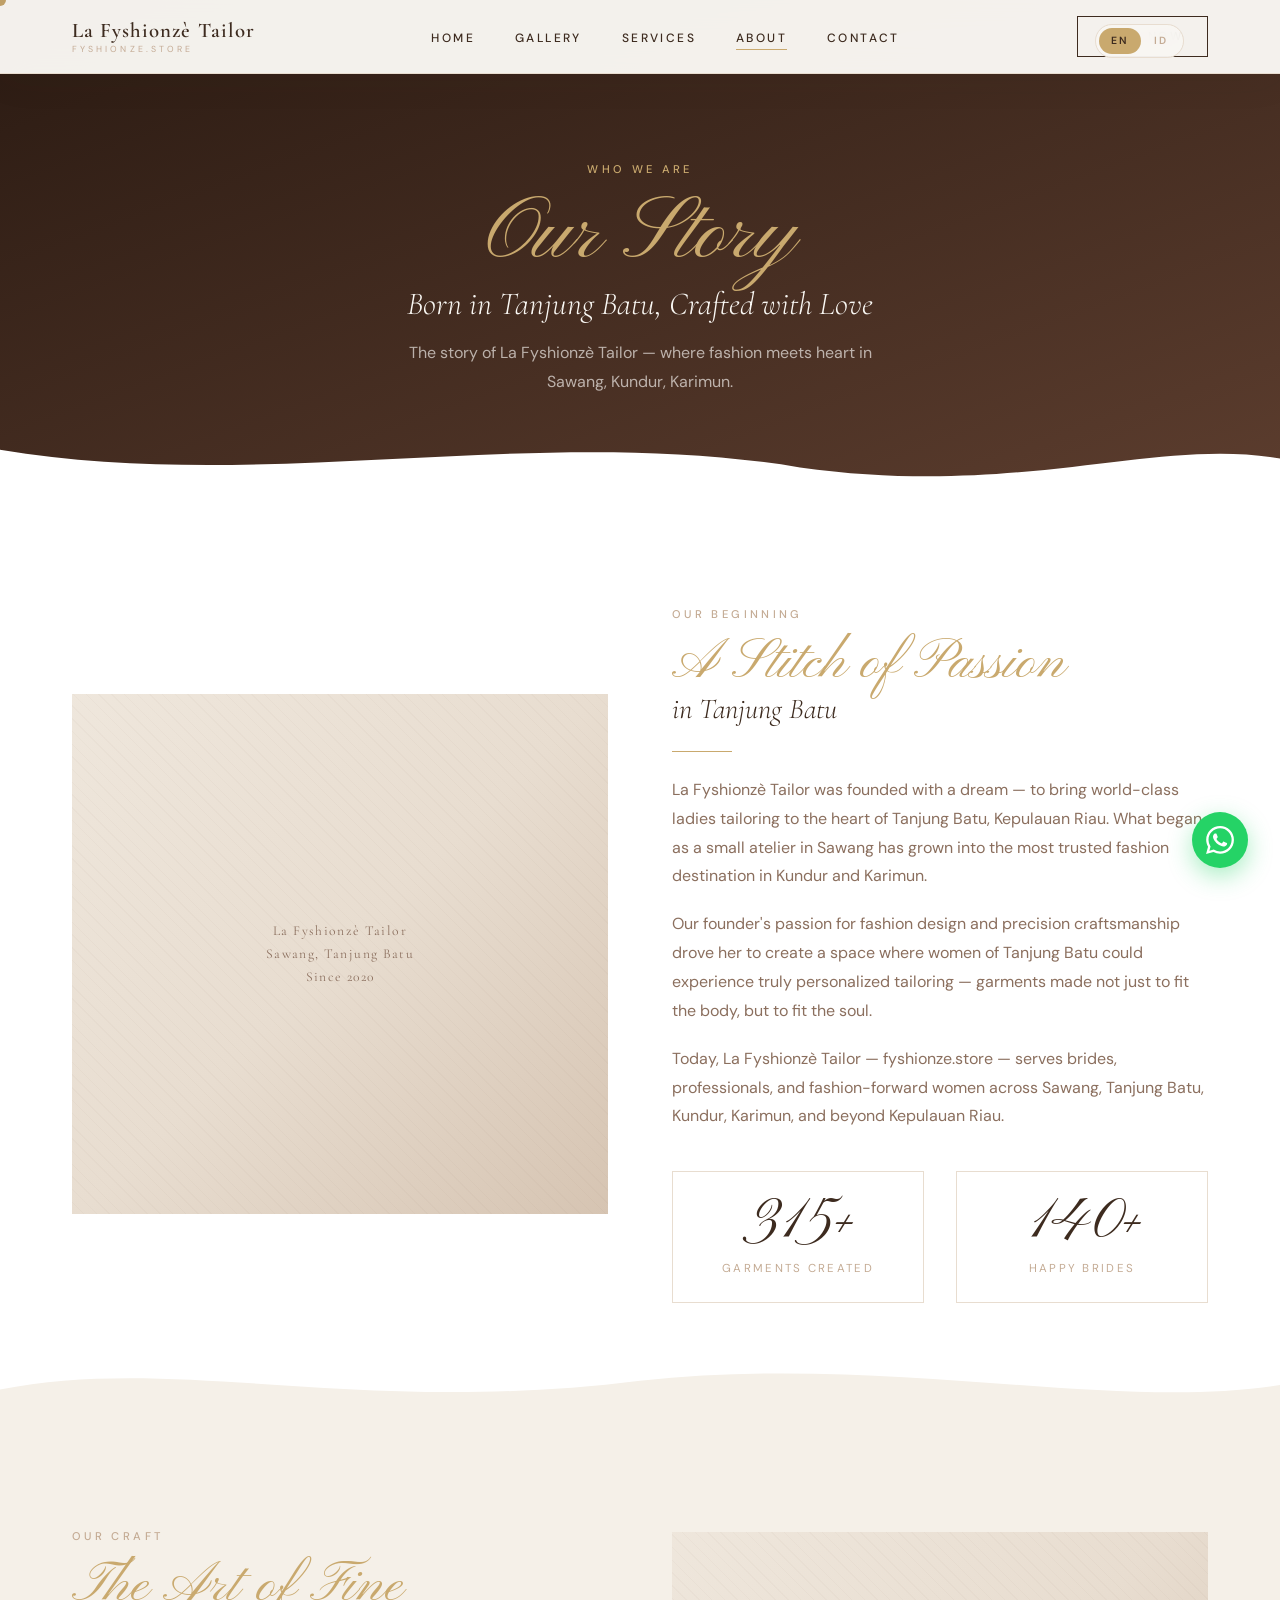
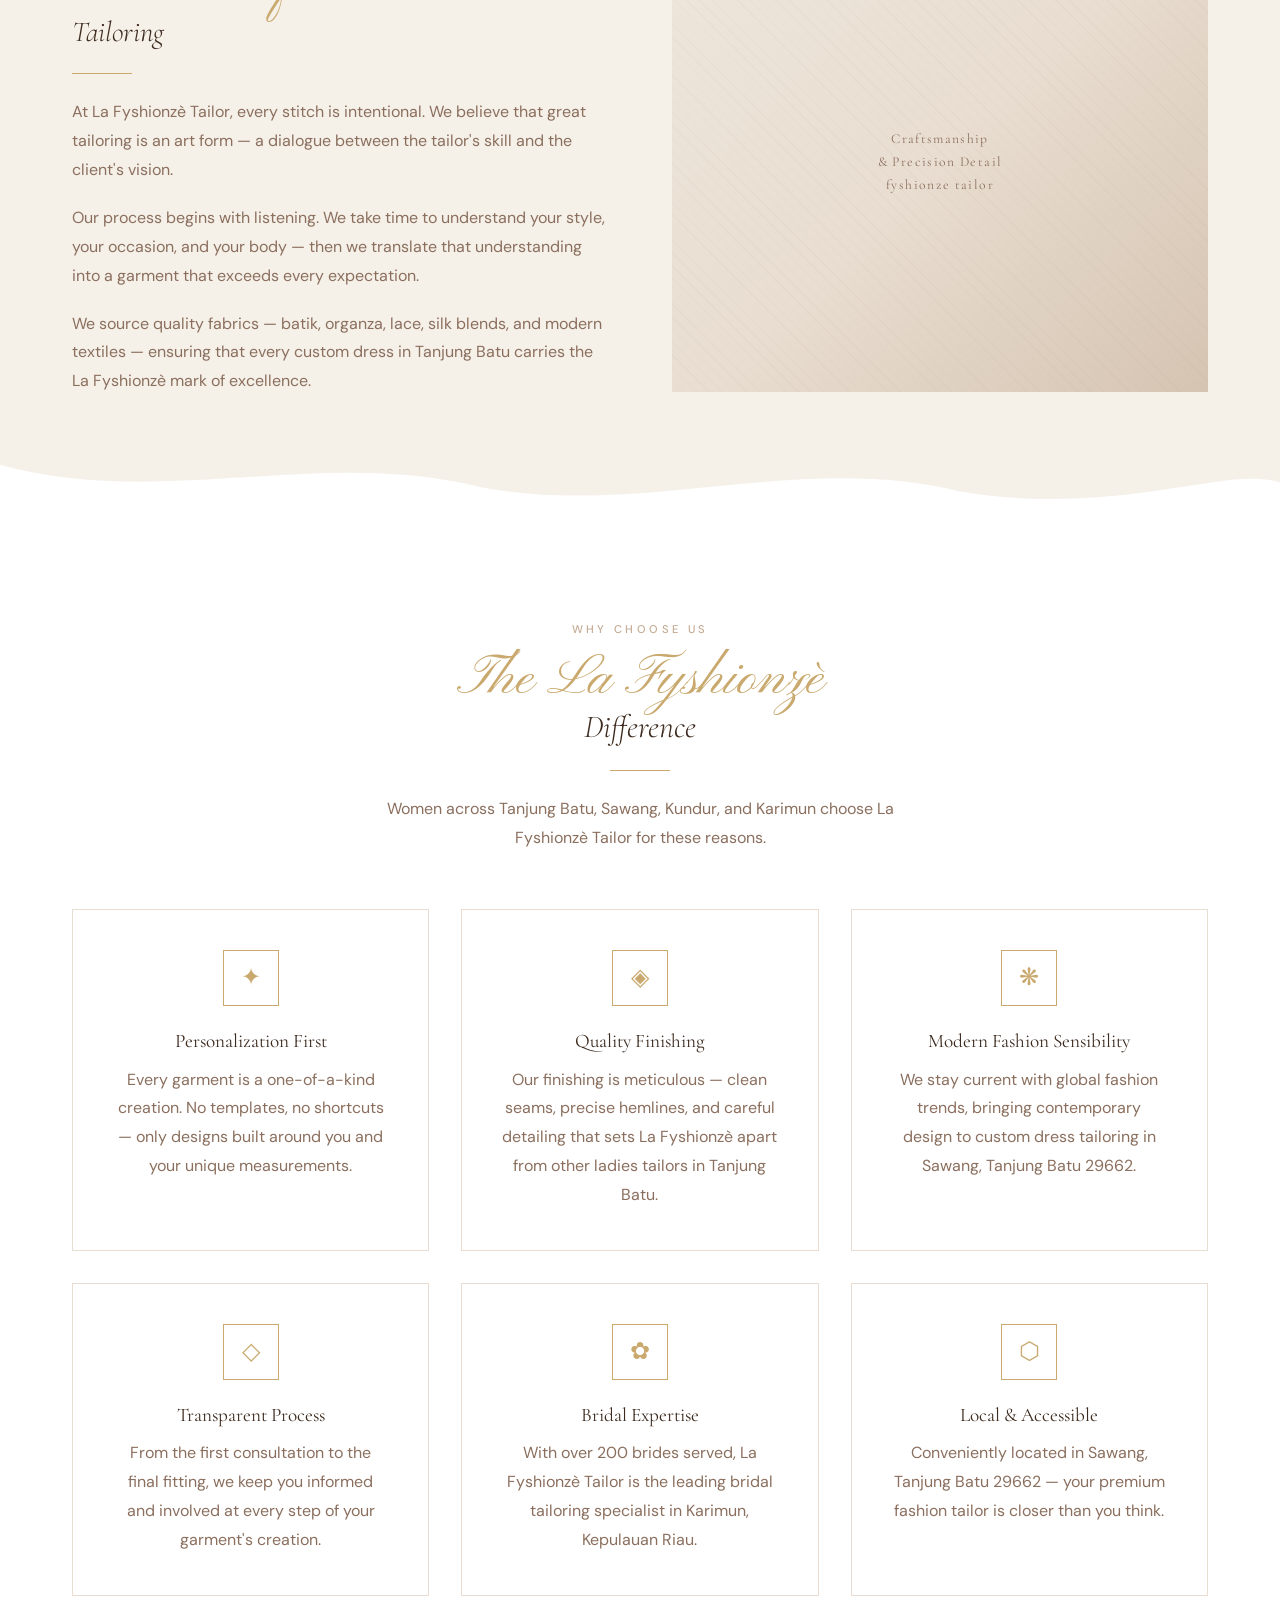
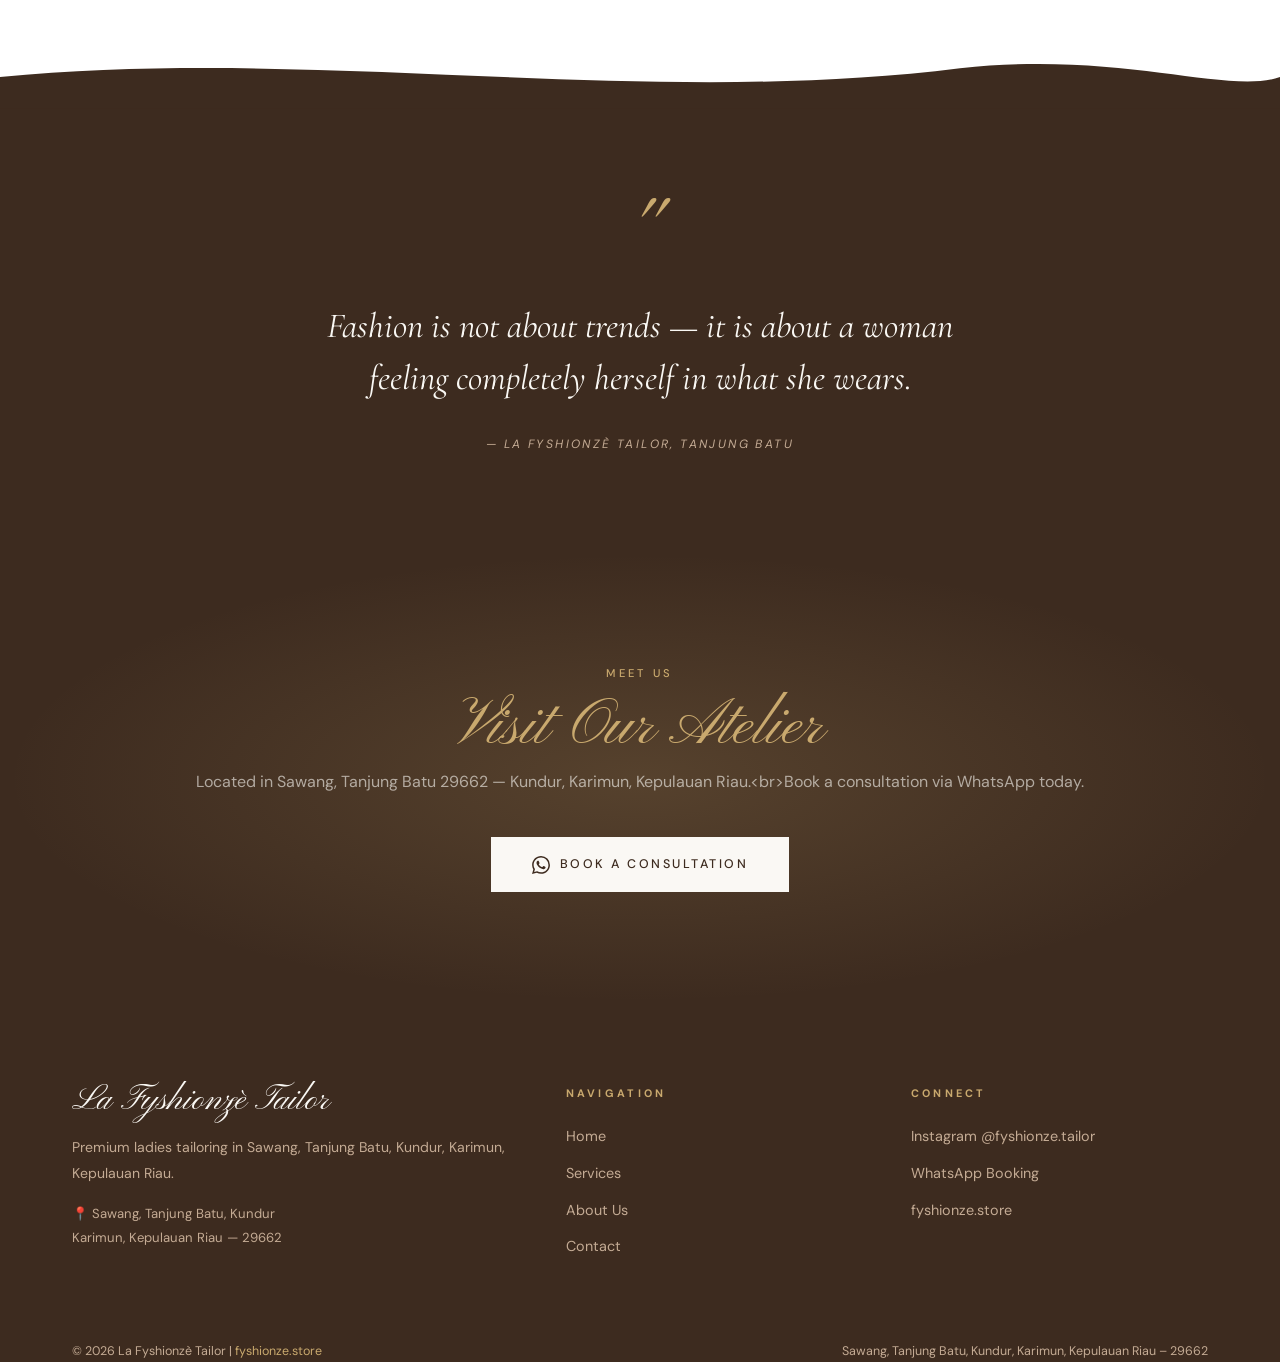
<file: about.html>
<!DOCTYPE html>
<html lang="id">
<head>
  <meta charset="UTF-8">
  <meta name="viewport" content="width=device-width, initial-scale=1.0">
  <title>About La Fyshionzè Tailor | Ladies Fashion Tailor Tanjung Batu</title>
  <meta name="description" content="Kenali La Fyshionzè Tailor — penjahit wanita premium di Tanjung Batu 29662.">
  <meta name="robots" content="index, follow">
  <link rel="canonical" href="https://fyshionze.store/about.html">
  <link rel="stylesheet" href="style.css">
  <link rel="preconnect" href="https://fonts.googleapis.com">
  <link rel="preconnect" href="https://fonts.gstatic.com" crossorigin>
</head>
<body class="loading">

  <!-- LOADING SCREEN -->
  <div id="loader" aria-hidden="true">
    <div class="loader-needle"></div>
    <div class="loader-brand">
      <span class="script">La Fyshionzè</span>
      <span class="sub">Our Story · fyshionze.store</span>
    </div>
    <svg class="loader-wave" viewBox="0 0 400 20" xmlns="http://www.w3.org/2000/svg">
      <path d="M0,10 Q50,5 100,10 T200,10 Q250,15 300,10 T400,10" stroke="var(--gold)" stroke-width="3" fill="none" stroke-linecap="round">
        <animate attributeName="stroke-dasharray" values="0,400;200,200;400,0" dur="2.2s" repeatCount="indefinite" />
      </path>
    </svg>
  </div>

  <!-- Language Toggle -->
  <div class="lang-toggle solid-bg" role="group" aria-label="Language selector">
    <button class="lang-btn" data-lang="en">EN</button>
    <button class="lang-btn" data-lang="id">ID</button>
  </div>

  <!-- NAVBAR -->
  <!-- ── NAVBAR ── -->
  <nav class="navbar transparent" role="navigation" aria-label="Main navigation">
    <div class="container">
      <div class="nav-inner">
        <a href="index.html" class="nav-logo" aria-label="La Fyshionzè Tailor Home">
          La Fyshionzè Tailor
          <span>fyshionze.store</span>
        </a>
        <ul class="nav-links" role="list">
          <li><a href="index.html" class="home" data-en="Home" data-id="Beranda">Home</a></li>
          <li><a href="gallery.html" class="Gallery" data-en="Gallery" data-id="Desain">Gallery</a></li>
          <li><a href="services.html" data-en="Services" data-id="Layanan">Services</a></li>
          <li><a href="about.html" data-en="About" data-id="Tentang">About</a></li>
          <li><a href="contact.html" data-en="Contact" data-id="Kontak">Contact</a></li>
        </ul>
        <a href="https://wa.me/6281234567890" class="nav-cta" data-wa data-en="Book Now" data-id="Pesan Sekarang">Book Now</a>
        <button class="hamburger" aria-label="Toggle menu" aria-expanded="false">
          <span></span><span></span><span></span>
        </button>
      </div>
    </div>
  </nav>

  <div class="mobile-menu" role="dialog" aria-label="Mobile navigation">
    <a href="index.html" data-en="Home" data-id="Beranda">Home</a>
    <a href="services.html" data-en="Services" data-id="Layanan">Services</a>
    <a href="about.html" data-en="About" data-id="Tentang">About</a>
    <a href="contact.html" data-en="Contact" data-id="Kontak">Contact</a>
    <a href="https://wa.me/6281234567890" data-wa style="color:var(--gold);" data-en="Book via WhatsApp" data-id="Pesan via WhatsApp">Book via WhatsApp</a>
  </div>

  <main>
    <!-- PAGE HERO -->
    <section class="page-hero" aria-label="About hero">
      <div style="position:absolute;inset:0;background:linear-gradient(160deg,#2a1a12 0%,#5c3d2e 100%);"></div>
      <div class="container">
        <span class="eyebrow" style="color:var(--gold);" data-en="Who We Are" data-id="Siapa Kami">Who We Are</span>
        <span class="script-text" style="font-size:clamp(2.5rem,7vw,5.5rem);color:var(--gold);display:block;margin-bottom:0.3rem;" data-en="Our Story" data-id="Kisah Kami">Our Story</span>
        <h1 style="font-size:clamp(1.1rem,3vw,2rem);font-weight:300;color:var(--ivory);font-style:italic;" data-en="Born in Tanjung Batu, Crafted with Love" data-id="Lahir di Tanjung Batu, Dibuat dengan Cinta">Born in Tanjung Batu, Crafted with Love</h1>
        <p data-en="The story of La Fyshionzè Tailor — where fashion meets heart in Sawang, Kundur, Karimun." data-id="Kisah La Fyshionzè Tailor — di mana fashion bertemu hati di Sawang, Kundur, Karimun.">The story of La Fyshionzè Tailor — where fashion meets heart in Sawang, Kundur, Karimun.</p>
      </div>
      <div class="page-hero-wave" aria-hidden="true">
        <svg viewBox="0 0 1440 80" preserveAspectRatio="none" xmlns="http://www.w3.org/2000/svg">
          <path d="M0,30 C300,80 600,0 900,50 C1150,85 1300,15 1440,40 L1440,80 L0,80 Z" fill="#ffffff"/>
        </svg>
      </div>
    </section>

    <!-- BRAND STORY -->
    <section class="section-pad about-intro" aria-labelledby="story-heading" style="position:relative;">
      <div class="container">
        <div class="grid-2">
          <div class="fade-in-left">
            <div class="img-placeholder" style="height:520px;">
              <div class="img-label">La Fyshionzè Tailor<br>Sawang, Tanjung Batu<br>Since 2020</div>
            </div>
          </div>
          <div class="fade-in-right">
            <span class="eyebrow" data-en="Our Beginning" data-id="Awal Kami">Our Beginning</span>
            <span class="script-text" data-en="A Stitch of Passion" data-id="Jahitan Penuh Semangat">A Stitch of Passion</span>
            <h2 id="story-heading" style="font-size:clamp(1.2rem,2.5vw,1.8rem);font-weight:300;font-style:italic;margin-top:-0.3rem;" data-en="in Tanjung Batu" data-id="di Tanjung Batu">in Tanjung Batu</h2>
            <div class="divider divider-left"></div>
            <p style="margin-bottom:1.2rem;" data-en="La Fyshionzè Tailor was founded with a dream — to bring world-class ladies tailoring to the heart of Tanjung Batu, Kepulauan Riau. What began as a small atelier in Sawang has grown into the most trusted fashion destination in Kundur and Karimun." data-id="La Fyshionzè Tailor didirikan dengan mimpi — menghadirkan jahit wanita berkelas dunia ke jantung Tanjung Batu, Kepulauan Riau. Yang dimulai sebagai atelier kecil di Sawang telah berkembang menjadi destinasi fashion paling dipercaya di Kundur dan Karimun.">La Fyshionzè Tailor was founded with a dream — to bring world-class ladies tailoring to the heart of Tanjung Batu, Kepulauan Riau. What began as a small atelier in Sawang has grown into the most trusted fashion destination in Kundur and Karimun.</p>
            <p style="margin-bottom:1.2rem;" data-en="Our founder's passion for fashion design and precision craftsmanship drove her to create a space where women of Tanjung Batu could experience truly personalized tailoring — garments made not just to fit the body, but to fit the soul." data-id="Semangat pendiri kami untuk desain fashion dan keahlian presisi mendorongnya menciptakan ruang di mana wanita Tanjung Batu dapat merasakan jahit yang benar-benar personal — pakaian yang tidak hanya pas di badan, tapi juga pas di jiwa.">Our founder's passion for fashion design and precision craftsmanship drove her to create a space where women of Tanjung Batu could experience truly personalized tailoring — garments made not just to fit the body, but to fit the soul.</p>
            <p data-en="Today, La Fyshionzè Tailor — fyshionze.store — serves brides, professionals, and fashion-forward women across Sawang, Tanjung Batu, Kundur, Karimun, and beyond Kepulauan Riau." data-id="Saat ini, La Fyshionzè Tailor — fyshionze.store — melayani pengantin, profesional, dan wanita berjiwa fashion di seluruh Sawang, Tanjung Batu, Kundur, Karimun, dan melampaui Kepulauan Riau.">Today, La Fyshionzè Tailor — fyshionze.store — serves brides, professionals, and fashion-forward women across Sawang, Tanjung Batu, Kundur, Karimun, and beyond Kepulauan Riau.</p>

            <div style="margin-top:2.5rem;display:grid;grid-template-columns:1fr 1fr;gap:2rem;">
              <div style="text-align:center;padding:1.5rem;border:1px solid var(--sand);">
                <div style="font-family:var(--script);font-size:3.5rem;color:var(--espresso);line-height:1;" data-count="500" data-suffix="+">0+</div>
                <div style="font-size:0.72rem;letter-spacing:0.2em;text-transform:uppercase;color:var(--taupe);margin-top:0.4rem;" data-en="Garments Created" data-id="Pakaian Diciptakan">Garments Created</div>
              </div>
              <div style="text-align:center;padding:1.5rem;border:1px solid var(--sand);">
                <div style="font-family:var(--script);font-size:3.5rem;color:var(--espresso);line-height:1;" data-count="200" data-suffix="+">0+</div>
                <div style="font-size:0.72rem;letter-spacing:0.2em;text-transform:uppercase;color:var(--taupe);margin-top:0.4rem;" data-en="Happy Brides" data-id="Pengantin Bahagia">Happy Brides</div>
              </div>
            </div>
          </div>
        </div>
      </div>

      <!-- Wave bottom -->
      <div style="position:absolute;bottom:-1px;left:0;right:0;line-height:0;" aria-hidden="true">
        <svg viewBox="0 0 1440 70" preserveAspectRatio="none" xmlns="http://www.w3.org/2000/svg">
          <path d="M0,40 C200,0 400,70 720,30 C1000,0 1250,65 1440,35 L1440,70 L0,70 Z" fill="#f5f0e8"/>
        </svg>
      </div>
    </section>

    <!-- CRAFTSMANSHIP -->
    <section class="section-pad about-story" aria-labelledby="craft-heading" style="position:relative;">
      <div class="container">
        <div class="grid-2" style="direction:rtl;">
          <div class="fade-in-right" style="direction:ltr;">
            <div class="img-placeholder" style="height:460px;">
              <div class="img-label">Craftsmanship<br>&amp; Precision Detail<br>fyshionze tailor</div>
            </div>
          </div>
          <div class="fade-in-left" style="direction:ltr;">
            <span class="eyebrow" data-en="Our Craft" data-id="Keahlian Kami">Our Craft</span>
            <span class="script-text" data-en="The Art of Fine" data-id="Seni Jahit">The Art of Fine</span>
            <h2 id="craft-heading" style="font-size:clamp(1.2rem,2.5vw,1.8rem);font-weight:300;font-style:italic;margin-top:-0.3rem;" data-en="Tailoring" data-id="Berkualitas Tinggi">Tailoring</h2>
            <div class="divider divider-left"></div>
            <p style="margin-bottom:1.2rem;" data-en="At La Fyshionzè Tailor, every stitch is intentional. We believe that great tailoring is an art form — a dialogue between the tailor's skill and the client's vision." data-id="Di La Fyshionzè Tailor, setiap jahitan disengaja. Kami percaya bahwa jahit yang bagus adalah sebuah seni — sebuah dialog antara keahlian penjahit dan visi klien.">At La Fyshionzè Tailor, every stitch is intentional. We believe that great tailoring is an art form — a dialogue between the tailor's skill and the client's vision.</p>
            <p style="margin-bottom:1.2rem;" data-en="Our process begins with listening. We take time to understand your style, your occasion, and your body — then we translate that understanding into a garment that exceeds every expectation." data-id="Proses kami dimulai dengan mendengarkan. Kami meluangkan waktu untuk memahami gaya, kesempatan, dan tubuh Anda — kemudian kami menerjemahkan pemahaman itu menjadi pakaian yang melampaui setiap ekspektasi.">Our process begins with listening. We take time to understand your style, your occasion, and your body — then we translate that understanding into a garment that exceeds every expectation.</p>
            <p data-en="We source quality fabrics — batik, organza, lace, silk blends, and modern textiles — ensuring that every custom dress in Tanjung Batu carries the La Fyshionzè mark of excellence." data-id="Kami mencari kain berkualitas — batik, organza, renda, campuran sutra, dan tekstil modern — memastikan setiap gaun kustom di Tanjung Batu membawa cap keunggulan La Fyshionzè.">We source quality fabrics — batik, organza, lace, silk blends, and modern textiles — ensuring that every custom dress in Tanjung Batu carries the La Fyshionzè mark of excellence.</p>
          </div>
        </div>
      </div>

      <!-- Wave bottom -->
      <div style="position:absolute;bottom:-1px;left:0;right:0;line-height:0;" aria-hidden="true">
        <svg viewBox="0 0 1440 70" preserveAspectRatio="none" xmlns="http://www.w3.org/2000/svg">
          <path d="M0,20 C180,70 360,0 540,45 C720,80 900,5 1080,50 C1260,80 1380,20 1440,40 L1440,70 L0,70 Z" fill="#ffffff"/>
        </svg>
      </div>
    </section>

    <!-- WHY CHOOSE US -->
    <section class="section-pad" style="background:var(--white);position:relative;" aria-labelledby="values-heading">
      <div class="container">
        <div class="text-center fade-in" style="margin-bottom:3.5rem;">
          <span class="eyebrow" data-en="Why Choose Us" data-id="Mengapa Memilih Kami">Why Choose Us</span>
          <span class="script-text" data-en="The La Fyshionzè" data-id="Perbedaan">The La Fyshionzè</span>
          <h2 id="values-heading" style="font-size:clamp(1.2rem,2.5vw,2rem);font-weight:300;font-style:italic;margin-top:-0.3rem;" data-en="Difference" data-id="La Fyshionzè">Difference</h2>
          <div class="divider"></div>
          <p style="max-width:520px;margin:0 auto;" data-en="Women across Tanjung Batu, Sawang, Kundur, and Karimun choose La Fyshionzè Tailor for these reasons." data-id="Wanita di seluruh Tanjung Batu, Sawang, Kundur, dan Karimun memilih La Fyshionzè Tailor karena alasan-alasan ini.">Women across Tanjung Batu, Sawang, Kundur, and Karimun choose La Fyshionzè Tailor for these reasons.</p>
        </div>
        <div class="values-grid">
          <div class="value-card fade-in fade-in-delay-1">
            <div class="value-icon">✦</div>
            <h3 data-en="Personalization First" data-id="Personalisasi Utama">Personalization First</h3>
            <p data-en="Every garment is a one-of-a-kind creation. No templates, no shortcuts — only designs built around you and your unique measurements." data-id="Setiap pakaian adalah ciptaan unik. Tidak ada template, tidak ada jalan pintas — hanya desain yang dibangun di sekitar Anda dan ukuran unik Anda.">Every garment is a one-of-a-kind creation. No templates, no shortcuts — only designs built around you.</p>
          </div>
          <div class="value-card fade-in fade-in-delay-2">
            <div class="value-icon">◈</div>
            <h3 data-en="Quality Finishing" data-id="Finishing Berkualitas">Quality Finishing</h3>
            <p data-en="Our finishing is meticulous — clean seams, precise hemlines, and careful detailing that sets La Fyshionzè apart from other ladies tailors in Tanjung Batu." data-id="Finishing kami teliti — jahitan bersih, hemline presisi, dan detail cermat yang membedakan La Fyshionzè dari penjahit wanita lain di Tanjung Batu.">Our finishing is meticulous — clean seams, precise hemlines, and careful detailing that sets La Fyshionzè apart.</p>
          </div>
          <div class="value-card fade-in fade-in-delay-3">
            <div class="value-icon">❋</div>
            <h3 data-en="Modern Fashion Sensibility" data-id="Sensibilitas Mode Modern">Modern Fashion Sensibility</h3>
            <p data-en="We stay current with global fashion trends, bringing contemporary design to custom dress tailoring in Sawang, Tanjung Batu 29662." data-id="Kami mengikuti tren fashion global, menghadirkan desain kontemporer ke jahit gaun kustom di Sawang, Tanjung Batu 29662.">We stay current with global fashion trends, bringing contemporary design to Tanjung Batu 29662.</p>
          </div>
          <div class="value-card fade-in fade-in-delay-1">
            <div class="value-icon">◇</div>
            <h3 data-en="Transparent Process" data-id="Proses Transparan">Transparent Process</h3>
            <p data-en="From the first consultation to the final fitting, we keep you informed and involved at every step of your garment's creation." data-id="Dari konsultasi pertama hingga fitting akhir, kami menjaga Anda terinformasi dan terlibat di setiap langkah pembuatan pakaian Anda.">From the first consultation to the final fitting, we keep you informed and involved at every step.</p>
          </div>
          <div class="value-card fade-in fade-in-delay-2">
            <div class="value-icon">✿</div>
            <h3 data-en="Bridal Expertise" data-id="Keahlian Pengantin">Bridal Expertise</h3>
            <p data-en="With over 200 brides served, La Fyshionzè Tailor is the leading bridal tailoring specialist in Karimun, Kepulauan Riau." data-id="Dengan lebih dari 200 pengantin yang dilayani, La Fyshionzè Tailor adalah spesialis jahit pengantin terkemuka di Karimun, Kepulauan Riau.">With over 200 brides served, La Fyshionzè Tailor is the leading bridal tailoring specialist in Karimun.</p>
          </div>
          <div class="value-card fade-in fade-in-delay-3">
            <div class="value-icon">⬡</div>
            <h3 data-en="Local & Accessible" data-id="Lokal &amp; Terjangkau">Local &amp; Accessible</h3>
            <p data-en="Conveniently located in Sawang, Tanjung Batu 29662 — your premium fashion tailor is closer than you think." data-id="Berlokasi nyaman di Sawang, Tanjung Batu 29662 — penjahit fashion premium Anda lebih dekat dari yang Anda kira.">Conveniently located in Sawang, Tanjung Batu 29662 — your premium fashion tailor is closer than you think.</p>
          </div>
        </div>
      </div>

      <!-- Wave bottom -->
      <div style="position:absolute;bottom:-1px;left:0;right:0;line-height:0;" aria-hidden="true">
        <svg viewBox="0 0 1440 70" preserveAspectRatio="none" xmlns="http://www.w3.org/2000/svg">
          <path d="M0,35 C360,0 720,70 1080,25 C1260,5 1380,55 1440,35 L1440,70 L0,70 Z" fill="#3d2b1f"/>
        </svg>
      </div>
    </section>

    <!-- QUOTE -->
    <section style="padding:6rem 0;background:var(--espresso);" aria-label="Brand philosophy">
      <div class="container text-center">
        <div class="fade-in" style="max-width:700px;margin:0 auto;">
          <span style="font-family:var(--script);font-size:5rem;color:var(--gold);line-height:1;display:block;margin-bottom:1rem;">"</span>
          <blockquote style="font-family:var(--serif);font-size:clamp(1.4rem,3vw,2.2rem);color:var(--ivory);font-style:italic;line-height:1.5;margin-bottom:1.5rem;"
            data-en="Fashion is not about trends — it is about a woman feeling completely herself in what she wears."
            data-id="Fashion bukan tentang tren — ini tentang seorang wanita merasa menjadi dirinya sepenuhnya dalam apa yang ia kenakan.">
            Fashion is not about trends — it is about a woman feeling completely herself in what she wears.
          </blockquote>
          <cite style="font-family:var(--sans);font-size:0.75rem;letter-spacing:0.2em;text-transform:uppercase;color:var(--taupe);">
            — La Fyshionzè Tailor, Tanjung Batu
          </cite>
        </div>
      </div>
    </section>

    <!-- CTA -->
    <section class="cta-banner" aria-label="Call to action">
      <div class="container" style="position:relative;z-index:1;">
        <span class="eyebrow" style="color:var(--gold);" data-en="Meet Us" data-id="Temui Kami">Meet Us</span>
        <span class="script-text" style="font-size:clamp(2rem,5vw,4rem);display:block;margin-bottom:0.5rem;" data-en="Visit Our Atelier" data-id="Kunjungi Atelier Kami">Visit Our Atelier</span>
        <p data-en="Located in Sawang, Tanjung Batu 29662 — Kundur, Karimun, Kepulauan Riau.<br>Book a consultation via WhatsApp today." data-id="Berlokasi di Sawang, Tanjung Batu 29662 — Kundur, Karimun, Kepulauan Riau.<br>Pesan konsultasi via WhatsApp hari ini.">Located in Sawang, Tanjung Batu 29662 — Kundur, Karimun, Kepulauan Riau.<br>Book a consultation via WhatsApp today.</p>
        <a href="https://wa.me/6281234567890" class="btn-ivory" data-wa>
          <svg width="18" height="18" viewBox="0 0 24 24" fill="var(--espresso)" aria-hidden="true"><path d="M17.472 14.382c-.297-.149-1.758-.867-2.03-.967-.273-.099-.471-.148-.67.15-.197.297-.767.966-.94 1.164-.173.199-.347.223-.644.075-.297-.15-1.255-.463-2.39-1.475-.883-.788-1.48-1.761-1.653-2.059-.173-.297-.018-.458.13-.606.134-.133.298-.347.446-.52.149-.174.198-.298.298-.497.099-.198.05-.371-.025-.52-.075-.149-.669-1.612-.916-2.207-.242-.579-.487-.5-.669-.51-.173-.008-.371-.01-.57-.01-.198 0-.52.074-.792.372-.272.297-1.04 1.016-1.04 2.479 0 1.462 1.065 2.875 1.213 3.074.149.198 2.096 3.2 5.077 4.487.709.306 1.262.489 1.694.625.712.227 1.36.195 1.871.118.571-.085 1.758-.719 2.006-1.413.248-.694.248-1.289.173-1.413-.074-.124-.272-.198-.57-.347m-5.421 7.403h-.004a9.87 9.87 0 01-5.031-1.378l-.361-.214-3.741.982.998-3.648-.235-.374a9.86 9.86 0 01-1.51-5.26c.001-5.45 4.436-9.884 9.888-9.884 2.64 0 5.122 1.03 6.988 2.898a9.825 9.825 0 012.893 6.994c-.003 5.45-4.437 9.884-9.885 9.884m8.413-18.297A11.815 11.815 0 0012.05 0C5.495 0 .16 5.335.157 11.892c0 2.096.547 4.142 1.588 5.945L.057 24l6.305-1.654a11.882 11.882 0 005.683 1.448h.005c6.554 0 11.89-5.335 11.893-11.893a11.821 11.821 0 00-3.48-8.413z"/></svg>
          <span data-en="Book a Consultation" data-id="Pesan Konsultasi">Book a Consultation</span>
        </a>
      </div>
    </section>
  </main>

  <!-- FOOTER -->
  <footer role="contentinfo">
    <div class="container">
      <div class="footer-grid">
        <div class="footer-brand">
          <div class="logo-text">La Fyshionzè Tailor</div>
          <p data-en="Premium ladies tailoring in Sawang, Tanjung Batu, Kundur, Karimun, Kepulauan Riau." data-id="Jahit wanita premium di Sawang, Tanjung Batu, Kundur, Karimun, Kepulauan Riau.">Premium ladies tailoring in Sawang, Tanjung Batu, Kundur, Karimun, Kepulauan Riau.</p>
          <p style="margin-top:1rem;font-size:0.82rem;">📍 Sawang, Tanjung Batu, Kundur<br>Karimun, Kepulauan Riau — 29662</p>
        </div>
        <div class="footer-col">
          <h5 data-en="Navigation" data-id="Navigasi">Navigation</h5>
          <ul>
            <li><a href="index.html" data-en="Home" data-id="Beranda">Home</a></li>
            <li><a href="services.html" data-en="Services" data-id="Layanan">Services</a></li>
            <li><a href="about.html" data-en="About Us" data-id="Tentang Kami">About Us</a></li>
            <li><a href="contact.html" data-en="Contact" data-id="Kontak">Contact</a></li>
          </ul>
        </div>
        <div class="footer-col">
          <h5 data-en="Connect" data-id="Hubungi">Connect</h5>
          <ul>
            <li><a href="https://www.instagram.com/fyshionze.tailor" target="_blank" rel="noopener">Instagram @fyshionze.tailor</a></li>
            <li><a href="https://wa.me/6281234567890" data-wa data-en="WhatsApp Booking" data-id="Pesan via WhatsApp">WhatsApp Booking</a></li>
            <li><a href="https://fyshionze.store">fyshionze.store</a></li>
          </ul>
        </div>
      </div>
      <div class="footer-bottom">
        <span>© 2026 La Fyshionzè Tailor | <a href="https://fyshionze.store" style="color:var(--gold);">fyshionze.store</a></span>
        <span>Sawang, Tanjung Batu, Kundur, Karimun, Kepulauan Riau – 29662</span>
      </div>
    </div>
  </footer>

  <a href="https://wa.me/6281234567890" class="wa-float" data-wa aria-label="Chat on WhatsApp">
    <svg viewBox="0 0 24 24" fill="white" aria-hidden="true"><path d="M17.472 14.382c-.297-.149-1.758-.867-2.03-.967-.273-.099-.471-.148-.67.15-.197.297-.767.966-.94 1.164-.173.199-.347.223-.644.075-.297-.15-1.255-.463-2.39-1.475-.883-.788-1.48-1.761-1.653-2.059-.173-.297-.018-.458.13-.606.134-.133.298-.347.446-.52.149-.174.198-.298.298-.497.099-.198.05-.371-.025-.52-.075-.149-.669-1.612-.916-2.207-.242-.579-.487-.5-.669-.51-.173-.008-.371-.01-.57-.01-.198 0-.52.074-.792.372-.272.297-1.04 1.016-1.04 2.479 0 1.462 1.065 2.875 1.213 3.074.149.198 2.096 3.2 5.077 4.487.709.306 1.262.489 1.694.625.712.227 1.36.195 1.871.118.571-.085 1.758-.719 2.006-1.413.248-.694.248-1.289.173-1.413-.074-.124-.272-.198-.57-.347m-5.421 7.403h-.004a9.87 9.87 0 01-5.031-1.378l-.361-.214-3.741.982.998-3.648-.235-.374a9.86 9.86 0 01-1.51-5.26c.001-5.45 4.436-9.884 9.888-9.884 2.64 0 5.122 1.03 6.988 2.898a9.825 9.825 0 012.893 6.994c-.003 5.45-4.437 9.884-9.885 9.884m8.413-18.297A11.815 11.815 0 0012.05 0C5.495 0 .16 5.335.157 11.892c0 2.096.547 4.142 1.588 5.945L.057 24l6.305-1.654a11.882 11.882 0 005.683 1.448h.005c6.554 0 11.89-5.335 11.893-11.893a11.821 11.821 0 00-3.48-8.413z"/></svg>
  </a>

  <script src="script.js" defer></script>
</body>
</html>
</file>
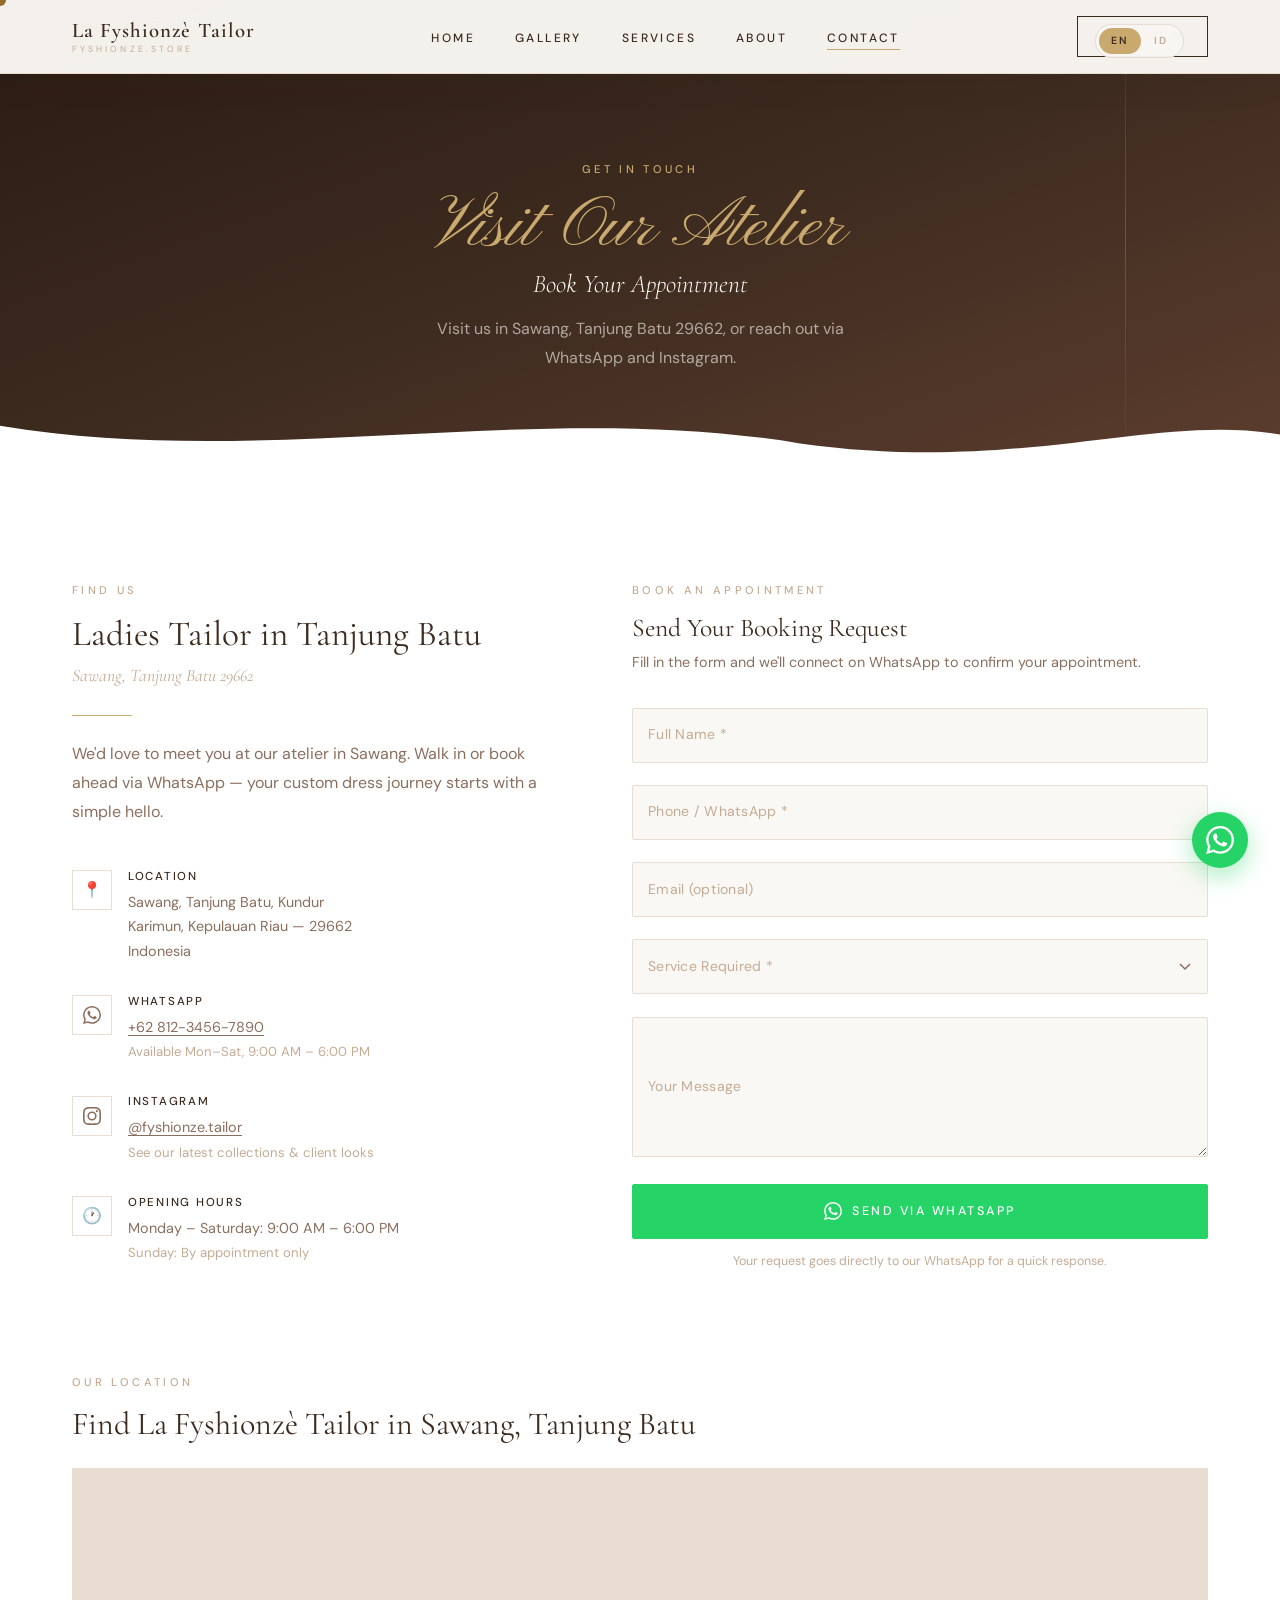
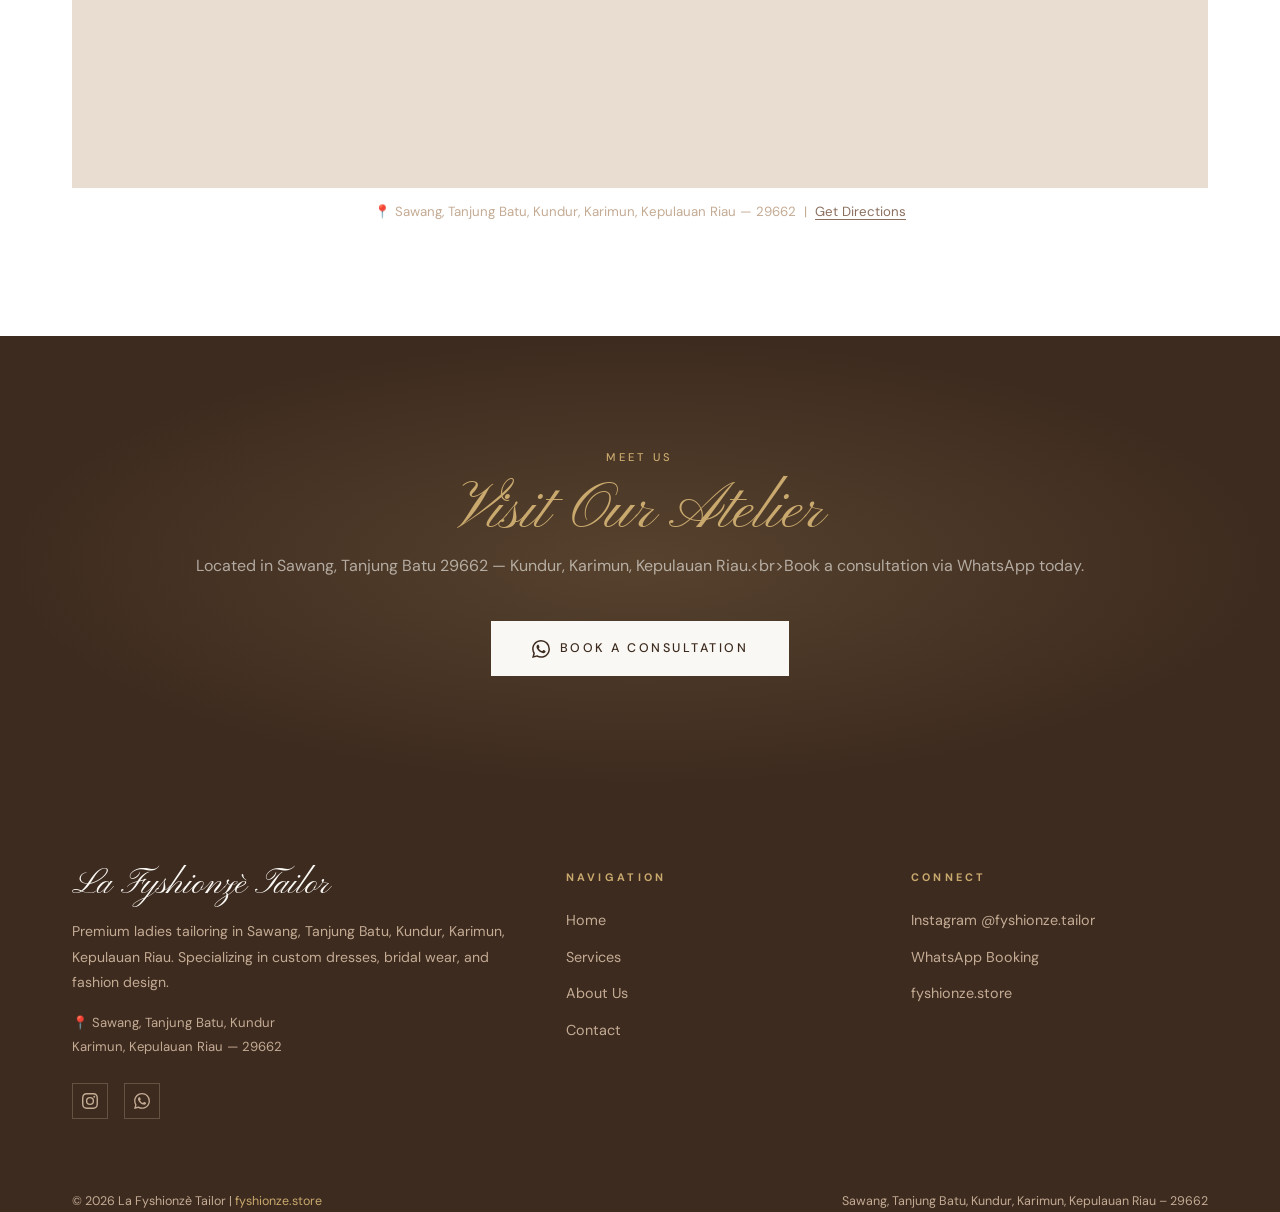
<file: contact.html>
<!DOCTYPE html>
<html lang="id">
<head>
  <meta charset="UTF-8">
  <meta name="viewport" content="width=device-width, initial-scale=1.0">
  <title>Contact Ladies Tailor in Tanjung Batu 29662 | fyshionze.store</title>
  <meta name="description" content="Hubungi La Fyshionzè Tailor — ladies tailor premium di Sawang, Tanjung Batu 29662. Book via WhatsApp, follow @fyshionze.tailor di Instagram. Lokasi: Sawang, Kundur, Karimun, Kepulauan Riau.">
  <meta name="keywords" content="kontak fyshionze, contact la fyshionze tailor, ladies tailor Tanjung Batu 29662, book tailor Sawang, WhatsApp penjahit Tanjung Batu, Instagram fyshionze.tailor, fyshionze.store">
  <meta name="robots" content="index, follow">
  <link rel="canonical" href="https://fyshionze.store/contact.html">
  <meta property="og:title" content="Contact La Fyshionzè Tailor | Tanjung Batu 29662">
  <meta property="og:description" content="Book a custom dress appointment with La Fyshionzè Tailor in Sawang, Tanjung Batu 29662 via WhatsApp.">
  <meta property="og:url" content="https://fyshionze.store/contact.html">
  <link rel="stylesheet" href="style.css">
  <link rel="preconnect" href="https://fonts.googleapis.com">
  <link rel="preconnect" href="https://fonts.gstatic.com" crossorigin>
</head>
<body class="loading">

  <div class="custom-cursor" id="cursor" aria-hidden="true"></div>

  <div id="loader" aria-hidden="true">
    <div class="loader-needle"></div>
    <div class="loader-brand">
      <span class="script">La Fyshionzè</span>
      <span class="sub">Contact · fyshionze.store</span>
    </div>
    <div class="loader-line"></div>
  </div>

  <div class="lang-toggle" role="group" aria-label="Language selector">
    <button class="lang-btn" data-lang="en">EN</button>
    <button class="lang-btn" data-lang="id">ID</button>
  </div>

  <!-- ── NAVBAR ── -->
  <!-- ── NAVBAR ── -->
  <nav class="navbar transparent" role="navigation" aria-label="Main navigation">
    <div class="container">
      <div class="nav-inner">
        <a href="index.html" class="nav-logo" aria-label="La Fyshionzè Tailor Home">
          La Fyshionzè Tailor
          <span>fyshionze.store</span>
        </a>
        <ul class="nav-links" role="list">
          <li><a href="index.html" class="Home" data-en="Home" data-id="Beranda">Home</a></li>
          <li><a href="gallery.html" class="Gallery" data-en="Gallery" data-id="Desain">Gallery</a></li>
          <li><a href="services.html" data-en="Services" data-id="Layanan">Services</a></li>
          <li><a href="about.html" data-en="About" data-id="Tentang">About</a></li>
          <li><a href="contact.html" data-en="Contact" data-id="Kontak">Contact</a></li>
        </ul>
        <a href="https://wa.me/6281234567890" class="nav-cta" data-wa data-en="Book Now" data-id="Pesan Sekarang">Book Now</a>
        <button class="hamburger" aria-label="Toggle menu" aria-expanded="false">
          <span></span><span></span><span></span>
        </button>
      </div>
    </div>
  </nav>

  <!-- Mobile Menu -->
  <div class="mobile-menu" role="dialog" aria-label="Mobile navigation">
    <a href="index.html" data-en="Home" data-id="Beranda">Home</a>
    <a href="services.html" data-en="Services" data-id="Layanan">Services</a>
    <a href="about.html" data-en="About" data-id="Tentang">About</a>
    <a href="contact.html" data-en="Contact" data-id="Kontak">Contact</a>
    <a href="https://wa.me/6281234567890" data-wa style="font-size:1.2rem;color:var(--gold);" data-en="Book via WhatsApp" data-id="Pesan via WhatsApp">Book via WhatsApp</a>
  </div>

  <main>

    <!-- ── PAGE HERO ── -->
    <section class="page-hero" aria-label="Contact hero">
      <div style="position:absolute;inset:0;background:linear-gradient(160deg,#2a1a12 0%,#3d2b1f 50%,#5c3d2e 100%);"></div>
      <!-- Decorative vertical line -->
      <div style="position:absolute;right:12%;top:0;bottom:0;width:1px;background:linear-gradient(to bottom,transparent,rgba(201,169,110,0.3),transparent);"></div>
      <div class="container" style="position:relative;z-index:1;">
        <span class="eyebrow" style="color:var(--gold);" data-en="Get in Touch" data-id="Hubungi Kami">Get in Touch</span>
        <span class="script-text" style="font-size:clamp(2.5rem,6vw,4.5rem);display:block;margin-bottom:0.3rem;" data-en="Visit Our Atelier" data-id="Kunjungi Atelier Kami">Visit Our Atelier</span>
        <h1 style="color:var(--ivory);font-weight:300;font-style:italic;font-size:clamp(1.1rem,2.5vw,1.6rem);margin-bottom:1rem;" data-en="Book Your Appointment" data-id="Pesan Janji Temu Anda">Book Your Appointment</h1>
        <p style="color:rgba(250,248,244,0.6);max-width:480px;margin:0 auto;" data-en="Visit us in Sawang, Tanjung Batu 29662, or reach out via WhatsApp and Instagram." data-id="Kunjungi kami di Sawang, Tanjung Batu 29662, atau hubungi via WhatsApp dan Instagram.">Visit us in Sawang, Tanjung Batu 29662, or reach out via WhatsApp and Instagram.</p>
      </div>
      <div class="page-hero-wave" aria-hidden="true">
        <svg viewBox="0 0 1440 80" preserveAspectRatio="none" xmlns="http://www.w3.org/2000/svg">
          <path d="M0,30 C300,80 600,0 900,50 C1150,85 1300,15 1440,40 L1440,80 L0,80 Z" fill="#ffffff"/>
        </svg>
      </div>
    </section>

    <!-- ── CONTACT SECTION ── -->
    <section class="section-pad contact-section" aria-labelledby="contact-heading">
      <div class="container">
        <div class="contact-grid">

          <!-- ── INFO COLUMN ── -->
          <div class="fade-in">
            <span class="eyebrow" data-en="Find Us" data-id="Temukan Kami">Find Us</span>
            <h2 id="contact-heading" style="font-size:clamp(1.5rem,3vw,2.2rem);margin-bottom:0.3rem;" data-en="Ladies Tailor in Tanjung Batu" data-id="Penjahit Wanita di Tanjung Batu">Ladies Tailor in Tanjung Batu</h2>
            <p style="font-style:italic;color:var(--taupe);font-family:var(--serif);font-size:1.1rem;margin-bottom:0;">Sawang, Tanjung Batu 29662</p>
            <div class="divider divider-left"></div>
            <p style="margin-bottom:2.5rem;" data-en="We'd love to meet you at our atelier in Sawang. Walk in or book ahead via WhatsApp — your custom dress journey starts with a simple hello." data-id="Kami ingin bertemu dengan Anda di atelier kami di Sawang. Datang langsung atau pesan lebih dulu via WhatsApp — perjalanan gaun kustom Anda dimulai dengan sapaan sederhana.">We'd love to meet you at our atelier in Sawang. Walk in or book ahead via WhatsApp — your custom dress journey starts with a simple hello.</p>

            <!-- Contact details -->
            <div class="contact-detail">
              <div class="contact-detail-icon" aria-hidden="true">📍</div>
              <div class="contact-detail-text">
                <strong data-en="Location" data-id="Lokasi">Location</strong>
                Sawang, Tanjung Batu, Kundur<br>
                Karimun, Kepulauan Riau — 29662<br>
                Indonesia
              </div>
            </div>

            <div class="contact-detail">
              <div class="contact-detail-icon" aria-hidden="true">
                <svg width="18" height="18" viewBox="0 0 24 24" fill="var(--brown)"><path d="M17.472 14.382c-.297-.149-1.758-.867-2.03-.967-.273-.099-.471-.148-.67.15-.197.297-.767.966-.94 1.164-.173.199-.347.223-.644.075-.297-.15-1.255-.463-2.39-1.475-.883-.788-1.48-1.761-1.653-2.059-.173-.297-.018-.458.13-.606.134-.133.298-.347.446-.52.149-.174.198-.298.298-.497.099-.198.05-.371-.025-.52-.075-.149-.669-1.612-.916-2.207-.242-.579-.487-.5-.669-.51-.173-.008-.371-.01-.57-.01-.198 0-.52.074-.792.372-.272.297-1.04 1.016-1.04 2.479 0 1.462 1.065 2.875 1.213 3.074.149.198 2.096 3.2 5.077 4.487.709.306 1.262.489 1.694.625.712.227 1.36.195 1.871.118.571-.085 1.758-.719 2.006-1.413.248-.694.248-1.289.173-1.413-.074-.124-.272-.198-.57-.347m-5.421 7.403h-.004a9.87 9.87 0 01-5.031-1.378l-.361-.214-3.741.982.998-3.648-.235-.374a9.86 9.86 0 01-1.51-5.26c.001-5.45 4.436-9.884 9.888-9.884 2.64 0 5.122 1.03 6.988 2.898a9.825 9.825 0 012.893 6.994c-.003 5.45-4.437 9.884-9.885 9.884m8.413-18.297A11.815 11.815 0 0012.05 0C5.495 0 .16 5.335.157 11.892c0 2.096.547 4.142 1.588 5.945L.057 24l6.305-1.654a11.882 11.882 0 005.683 1.448h.005c6.554 0 11.89-5.335 11.893-11.893a11.821 11.821 0 00-3.48-8.413z"/></svg>
              </div>
              <div class="contact-detail-text">
                <strong data-en="WhatsApp" data-id="WhatsApp">WhatsApp</strong>
                <a href="https://wa.me/6281234567890" data-wa style="color:var(--brown);text-decoration:underline;text-underline-offset:3px;">+62 812-3456-7890</a><br>
                <span style="font-size:0.82rem;color:var(--taupe);" data-en="Available Mon–Sat, 9:00 AM – 6:00 PM" data-id="Tersedia Sen–Sab, 09.00 – 18.00">Available Mon–Sat, 9:00 AM – 6:00 PM</span>
              </div>
            </div>

            <div class="contact-detail">
              <div class="contact-detail-icon" aria-hidden="true">
                <svg width="18" height="18" viewBox="0 0 24 24" fill="var(--brown)"><path d="M12 2.163c3.204 0 3.584.012 4.85.07 3.252.148 4.771 1.691 4.919 4.919.058 1.265.069 1.645.069 4.849 0 3.205-.012 3.584-.069 4.849-.149 3.225-1.664 4.771-4.919 4.919-1.266.058-1.644.07-4.85.07-3.204 0-3.584-.012-4.849-.07-3.26-.149-4.771-1.699-4.919-4.92-.058-1.265-.07-1.644-.07-4.849 0-3.204.013-3.583.07-4.849.149-3.227 1.664-4.771 4.919-4.919 1.266-.057 1.645-.069 4.849-.069zM12 0C8.741 0 8.333.014 7.053.072 2.695.272.273 2.69.073 7.052.014 8.333 0 8.741 0 12c0 3.259.014 3.668.072 4.948.2 4.358 2.618 6.78 6.98 6.98C8.333 23.986 8.741 24 12 24c3.259 0 3.668-.014 4.948-.072 4.354-.2 6.782-2.618 6.979-6.98.059-1.28.073-1.689.073-4.948 0-3.259-.014-3.667-.072-4.947-.196-4.354-2.617-6.78-6.979-6.98C15.668.014 15.259 0 12 0zm0 5.838a6.162 6.162 0 100 12.324 6.162 6.162 0 000-12.324zM12 16a4 4 0 110-8 4 4 0 010 8zm6.406-11.845a1.44 1.44 0 100 2.881 1.44 1.44 0 000-2.881z"/></svg>
              </div>
              <div class="contact-detail-text">
                <strong>Instagram</strong>
                <a href="https://www.instagram.com/fyshionze.tailor" target="_blank" rel="noopener" style="color:var(--brown);text-decoration:underline;text-underline-offset:3px;">@fyshionze.tailor</a><br>
                <span style="font-size:0.82rem;color:var(--taupe);" data-en="See our latest collections & client looks" data-id="Lihat koleksi terbaru & tampilan klien">See our latest collections & client looks</span>
              </div>
            </div>

            <div class="contact-detail">
              <div class="contact-detail-icon" aria-hidden="true">🕐</div>
              <div class="contact-detail-text">
                <strong data-en="Opening Hours" data-id="Jam Buka">Opening Hours</strong>
                <span data-en="Monday – Saturday: 9:00 AM – 6:00 PM" data-id="Senin – Sabtu: 09.00 – 18.00">Monday – Saturday: 9:00 AM – 6:00 PM</span><br>
                <span style="font-size:0.82rem;color:var(--taupe);" data-en="Sunday: By appointment only" data-id="Minggu: Hanya dengan janji">Sunday: By appointment only</span>
              </div>
            </div>

          </div>

          <!-- ── FORM COLUMN ── -->
          <div class="fade-in fade-in-delay-1">
            <span class="eyebrow" data-en="Book an Appointment" data-id="Pesan Janji Temu">Book an Appointment</span>
            <h3 style="font-size:1.6rem;margin-bottom:0.4rem;" data-en="Send Your Booking Request" data-id="Kirim Permintaan Booking">Send Your Booking Request</h3>
            <p style="margin-bottom:2rem;font-size:0.9rem;" data-en="Fill in the form and we'll connect on WhatsApp to confirm your appointment." data-id="Isi formulir dan kami akan menghubungi via WhatsApp untuk konfirmasi janji temu.">Fill in the form and we'll connect on WhatsApp to confirm your appointment.</p>

            <form class="booking-form" id="bookingForm" novalidate aria-label="Booking form">

              <div class="form-group">
                <label for="name" data-en="Full Name *" data-id="Nama Lengkap *">Full Name *</label>
                <input
                  type="text"
                  id="name"
                  name="name"
                  required
                  autocomplete="name">
              </div>

              <div class="form-group">
                <label for="phone" data-en="Phone / WhatsApp *" data-id="Telepon / WhatsApp *">Phone / WhatsApp *</label>
                <input
                  type="tel"
                  id="phone"
                  name="phone"
                  required
                  autocomplete="tel">
              </div>

              <div class="form-group">
                <label for="email" data-en="Email (optional)" data-id="Email (opsional)">Email (optional)</label>
                <input
                  type="email"
                  id="email"
                  name="email"
                  autocomplete="email">
              </div>

              <div class="form-group">
                <label for="service" data-en="Service Required *" data-id="Layanan yang Diinginkan *">Service Required *</label>
                <select id="service" name="service" required>
                  <option value="" disabled selected></option>
                  <option value="Custom Dress Stitching" data-en="Custom Dress Stitching" data-id="Jahit Gaun Kustom">Custom Dress Stitching</option>
                  <option value="Bridal Tailoring" data-en="Bridal Tailoring" data-id="Jahit Gaun Pengantin">Bridal Tailoring</option>
                  <option value="Alterations & Fittings" data-en="Alterations & Fittings" data-id="Ubah Ukuran & Fitting">Alterations & Fittings</option>
                  <option value="Designer Wear" data-en="Designer Wear" data-id="Pakaian Desainer">Designer Wear</option>
                  <option value="Other" data-en="Other / Consultation" data-id="Lainnya / Konsultasi">Other / Consultation</option>
                </select>
              </div>

              <div class="form-group">
                <label for="message" data-en="Your Message" data-id="Pesan Anda">Your Message</label>
                <textarea
                  id="message"
                  name="message"></textarea>
              </div>

              <button type="submit" class="btn btn-wa" style="width:100%;justify-content:center;padding:1.1rem;margin-top:0.3rem;">
                <svg viewBox="0 0 24 24" fill="white" style="width:18px;height:18px;flex-shrink:0;" aria-hidden="true"><path d="M17.472 14.382c-.297-.149-1.758-.867-2.03-.967-.273-.099-.471-.148-.67.15-.197.297-.767.966-.94 1.164-.173.199-.347.223-.644.075-.297-.15-1.255-.463-2.39-1.475-.883-.788-1.48-1.761-1.653-2.059-.173-.297-.018-.458.13-.606.134-.133.298-.347.446-.52.149-.174.198-.298.298-.497.099-.198.05-.371-.025-.52-.075-.149-.669-1.612-.916-2.207-.242-.579-.487-.5-.669-.51-.173-.008-.371-.01-.57-.01-.198 0-.52.074-.792.372-.272.297-1.04 1.016-1.04 2.479 0 1.462 1.065 2.875 1.213 3.074.149.198 2.096 3.2 5.077 4.487.709.306 1.262.489 1.694.625.712.227 1.36.195 1.871.118.571-.085 1.758-.719 2.006-1.413.248-.694.248-1.289.173-1.413-.074-.124-.272-.198-.57-.347m-5.421 7.403h-.004a9.87 9.87 0 01-5.031-1.378l-.361-.214-3.741.982.998-3.648-.235-.374a9.86 9.86 0 01-1.51-5.26c.001-5.45 4.436-9.884 9.888-9.884 2.64 0 5.122 1.03 6.988 2.898a9.825 9.825 0 012.893 6.994c-.003 5.45-4.437 9.884-9.885 9.884m8.413-18.297A11.815 11.815 0 0012.05 0C5.495 0 .16 5.335.157 11.892c0 2.096.547 4.142 1.588 5.945L.057 24l6.305-1.654a11.882 11.882 0 005.683 1.448h.005c6.554 0 11.89-5.335 11.893-11.893a11.821 11.821 0 00-3.48-8.413z"/></svg>
                <span data-en="Send via WhatsApp" data-id="Kirim via WhatsApp">Send via WhatsApp</span>
              </button>
              <p style="font-size:0.78rem;color:var(--taupe);text-align:center;margin-top:0.7rem;" data-en="Your request goes directly to our WhatsApp for a quick response." data-id="Permintaan Anda langsung ke WhatsApp kami untuk respons cepat.">Your request goes directly to our WhatsApp for a quick response.</p>

            </form>
          </div>
        </div>

        <!-- ── MAP ── -->
        <div class="fade-in" style="margin-top:5rem;">
          <span class="eyebrow" data-en="Our Location" data-id="Lokasi Kami">Our Location</span>
          <h3 style="margin-bottom:1.5rem;" data-en="Find La Fyshionzè Tailor in Sawang, Tanjung Batu" data-id="Temukan La Fyshionzè Tailor di Sawang, Tanjung Batu">Find La Fyshionzè Tailor in Sawang, Tanjung Batu</h3>
          <div class="map-placeholder" role="region" aria-label="Map showing La Fyshionzè Tailor location">
            <iframe
              src="https://www.google.com/maps/embed?pb=!1m18!1m12!1m3!1d3989.481017622031!2d103.3547285!3d0.7450304999999998!2m3!1f0!2f0!3f0!3m2!1i1024!2i768!4f13.1!3m3!1m2!1s0x31d76fc7eacd5b6f%3A0x36da8e5f78e11997!2sFyshionz%C3%A8!5e0!3m2!1sen!2sin!4v1777788749981!5m2!1sen!2sin"
              title="La Fyshionzè Tailor — Sawang, Tanjung Batu, Kundur, Karimun, Kepulauan Riau 29662"
              loading="lazy"
              referrerpolicy="no-referrer-when-downgrade"
              allowfullscreen>
            </iframe>
          </div>
          <p style="font-size:0.83rem;color:var(--taupe);margin-top:0.8rem;text-align:center;">
            📍 Sawang, Tanjung Batu, Kundur, Karimun, Kepulauan Riau — 29662 &nbsp;|&nbsp;
            <a href="https://goo.gl/maps/tanjungbatu" target="_blank" rel="noopener" style="color:var(--brown);text-decoration:underline;text-underline-offset:3px;" data-en="Get Directions" data-id="Petunjuk Arah">Get Directions</a>
          </p>
        </div>

      </div>
    </section>

    <!-- ── CTA BANNER ── -->
    <section class="cta-banner" aria-label="Call to action">
      <div class="container" style="position:relative;z-index:1;">
        <span class="eyebrow" style="color:var(--gold);" data-en="Meet Us" data-id="Temui Kami">Meet Us</span>
        <span class="script-text" style="font-size:clamp(2rem,5vw,4rem);display:block;margin-bottom:0.5rem;" data-en="Visit Our Atelier" data-id="Kunjungi Atelier Kami">Visit Our Atelier</span>
        <p data-en="Located in Sawang, Tanjung Batu 29662 — Kundur, Karimun, Kepulauan Riau.<br>Book a consultation via WhatsApp today." data-id="Berlokasi di Sawang, Tanjung Batu 29662 — Kundur, Karimun, Kepulauan Riau.<br>Pesan konsultasi via WhatsApp hari ini.">Located in Sawang, Tanjung Batu 29662 — Kundur, Karimun, Kepulauan Riau.<br>Book a consultation via WhatsApp today.</p>
        <a href="https://wa.me/6281234567890" class="btn-ivory" data-wa>
          <svg width="18" height="18" viewBox="0 0 24 24" fill="var(--espresso)" aria-hidden="true"><path d="M17.472 14.382c-.297-.149-1.758-.867-2.03-.967-.273-.099-.471-.148-.67.15-.197.297-.767.966-.94 1.164-.173.199-.347.223-.644.075-.297-.15-1.255-.463-2.39-1.475-.883-.788-1.48-1.761-1.653-2.059-.173-.297-.018-.458.13-.606.134-.133.298-.347.446-.52.149-.174.198-.298.298-.497.099-.198.05-.371-.025-.52-.075-.149-.669-1.612-.916-2.207-.242-.579-.487-.5-.669-.51-.173-.008-.371-.01-.57-.01-.198 0-.52.074-.792.372-.272.297-1.04 1.016-1.04 2.479 0 1.462 1.065 2.875 1.213 3.074.149.198 2.096 3.2 5.077 4.487.709.306 1.262.489 1.694.625.712.227 1.36.195 1.871.118.571-.085 1.758-.719 2.006-1.413.248-.694.248-1.289.173-1.413-.074-.124-.272-.198-.57-.347m-5.421 7.403h-.004a9.87 9.87 0 01-5.031-1.378l-.361-.214-3.741.982.998-3.648-.235-.374a9.86 9.86 0 01-1.51-5.26c.001-5.45 4.436-9.884 9.888-9.884 2.64 0 5.122 1.03 6.988 2.898a9.825 9.825 0 012.893 6.994c-.003 5.45-4.437 9.884-9.885 9.884m8.413-18.297A11.815 11.815 0 0012.05 0C5.495 0 .16 5.335.157 11.892c0 2.096.547 4.142 1.588 5.945L.057 24l6.305-1.654a11.882 11.882 0 005.683 1.448h.005c6.554 0 11.89-5.335 11.893-11.893a11.821 11.821 0 00-3.48-8.413z"/></svg>
          <span data-en="Book a Consultation" data-id="Pesan Konsultasi">Book a Consultation</span>
        </a>
      </div>
    </section>

  </main>

  <!-- ── FOOTER ── -->
  <footer role="contentinfo">
    <div class="container">
      <div class="footer-grid">
        <div class="footer-brand">
          <div class="logo-text">La Fyshionzè Tailor</div>
          <p data-en="Premium ladies tailoring in Sawang, Tanjung Batu, Kundur, Karimun, Kepulauan Riau. Specializing in custom dresses, bridal wear, and fashion design." data-id="Jahit wanita premium di Sawang, Tanjung Batu, Kundur, Karimun, Kepulauan Riau. Spesialis gaun kustom, busana pengantin, dan desain fashion.">Premium ladies tailoring in Sawang, Tanjung Batu, Kundur, Karimun, Kepulauan Riau. Specializing in custom dresses, bridal wear, and fashion design.</p>
          <p style="margin-top:1rem;font-size:0.82rem;">📍 Sawang, Tanjung Batu, Kundur<br>Karimun, Kepulauan Riau — 29662</p>
          <div class="social-links">
            <a href="https://www.instagram.com/fyshionze.tailor" target="_blank" rel="noopener" aria-label="Instagram">
              <svg width="16" height="16" viewBox="0 0 24 24" fill="currentColor"><path d="M12 2.163c3.204 0 3.584.012 4.85.07 3.252.148 4.771 1.691 4.919 4.919.058 1.265.069 1.645.069 4.849 0 3.205-.012 3.584-.069 4.849-.149 3.225-1.664 4.771-4.919 4.919-1.266.058-1.644.07-4.85.07-3.204 0-3.584-.012-4.849-.07-3.26-.149-4.771-1.699-4.919-4.92-.058-1.265-.07-1.644-.07-4.849 0-3.204.013-3.583.07-4.849.149-3.227 1.664-4.771 4.919-4.919 1.266-.057 1.645-.069 4.849-.069zM12 0C8.741 0 8.333.014 7.053.072 2.695.272.273 2.69.073 7.052.014 8.333 0 8.741 0 12c0 3.259.014 3.668.072 4.948.2 4.358 2.618 6.78 6.98 6.98C8.333 23.986 8.741 24 12 24c3.259 0 3.668-.014 4.948-.072 4.354-.2 6.782-2.618 6.979-6.98.059-1.28.073-1.689.073-4.948 0-3.259-.014-3.667-.072-4.947-.196-4.354-2.617-6.78-6.979-6.98C15.668.014 15.259 0 12 0zm0 5.838a6.162 6.162 0 100 12.324 6.162 6.162 0 000-12.324zM12 16a4 4 0 110-8 4 4 0 010 8zm6.406-11.845a1.44 1.44 0 100 2.881 1.44 1.44 0 000-2.881z"/></svg>
            </a>
            <a href="https://wa.me/6281234567890" data-wa aria-label="WhatsApp">
              <svg width="16" height="16" viewBox="0 0 24 24" fill="currentColor"><path d="M17.472 14.382c-.297-.149-1.758-.867-2.03-.967-.273-.099-.471-.148-.67.15-.197.297-.767.966-.94 1.164-.173.199-.347.223-.644.075-.297-.15-1.255-.463-2.39-1.475-.883-.788-1.48-1.761-1.653-2.059-.173-.297-.018-.458.13-.606.134-.133.298-.347.446-.52.149-.174.198-.298.298-.497.099-.198.05-.371-.025-.52-.075-.149-.669-1.612-.916-2.207-.242-.579-.487-.5-.669-.51-.173-.008-.371-.01-.57-.01-.198 0-.52.074-.792.372-.272.297-1.04 1.016-1.04 2.479 0 1.462 1.065 2.875 1.213 3.074.149.198 2.096 3.2 5.077 4.487.709.306 1.262.489 1.694.625.712.227 1.36.195 1.871.118.571-.085 1.758-.719 2.006-1.413.248-.694.248-1.289.173-1.413-.074-.124-.272-.198-.57-.347m-5.421 7.403h-.004a9.87 9.87 0 01-5.031-1.378l-.361-.214-3.741.982.998-3.648-.235-.374a9.86 9.86 0 01-1.51-5.26c.001-5.45 4.436-9.884 9.888-9.884 2.64 0 5.122 1.03 6.988 2.898a9.825 9.825 0 012.893 6.994c-.003 5.45-4.437 9.884-9.885 9.884m8.413-18.297A11.815 11.815 0 0012.05 0C5.495 0 .16 5.335.157 11.892c0 2.096.547 4.142 1.588 5.945L.057 24l6.305-1.654a11.882 11.882 0 005.683 1.448h.005c6.554 0 11.89-5.335 11.893-11.893a11.821 11.821 0 00-3.48-8.413z"/></svg>
            </a>
          </div>
        </div>
        <div class="footer-col">
          <h5 data-en="Navigation" data-id="Navigasi">Navigation</h5>
          <ul>
            <li><a href="index.html" data-en="Home" data-id="Beranda">Home</a></li>
            <li><a href="services.html" data-en="Services" data-id="Layanan">Services</a></li>
            <li><a href="about.html" data-en="About Us" data-id="Tentang Kami">About Us</a></li>
            <li><a href="contact.html" data-en="Contact" data-id="Kontak">Contact</a></li>
          </ul>
        </div>
        <div class="footer-col">
          <h5 data-en="Connect" data-id="Hubungi">Connect</h5>
          <ul>
            <li><a href="https://www.instagram.com/fyshionze.tailor" target="_blank" rel="noopener">Instagram @fyshionze.tailor</a></li>
            <li><a href="https://wa.me/6281234567890" data-wa data-en="WhatsApp Booking" data-id="Pesan via WhatsApp">WhatsApp Booking</a></li>
            <li><a href="https://fyshionze.store">fyshionze.store</a></li>
          </ul>
        </div>
      </div>
      <div class="footer-bottom">
        <span>© 2026 La Fyshionzè Tailor | <a href="https://fyshionze.store" style="color:var(--gold);">fyshionze.store</a></span>
        <span>Sawang, Tanjung Batu, Kundur, Karimun, Kepulauan Riau – 29662</span>
      </div>
    </div>
  </footer>

  <!-- WhatsApp Float -->
  <a href="https://wa.me/6281234567890" class="wa-float" data-wa aria-label="Chat on WhatsApp">
    <svg viewBox="0 0 24 24" xmlns="http://www.w3.org/2000/svg" aria-hidden="true"><path d="M17.472 14.382c-.297-.149-1.758-.867-2.03-.967-.273-.099-.471-.148-.67.15-.197.297-.767.966-.94 1.164-.173.199-.347.223-.644.075-.297-.15-1.255-.463-2.39-1.475-.883-.788-1.48-1.761-1.653-2.059-.173-.297-.018-.458.13-.606.134-.133.298-.347.446-.52.149-.174.198-.298.298-.497.099-.198.05-.371-.025-.52-.075-.149-.669-1.612-.916-2.207-.242-.579-.487-.5-.669-.51-.173-.008-.371-.01-.57-.01-.198 0-.52.074-.792.372-.272.297-1.04 1.016-1.04 2.479 0 1.462 1.065 2.875 1.213 3.074.149.198 2.096 3.2 5.077 4.487.709.306 1.262.489 1.694.625.712.227 1.36.195 1.871.118.571-.085 1.758-.719 2.006-1.413.248-.694.248-1.289.173-1.413-.074-.124-.272-.198-.57-.347m-5.421 7.403h-.004a9.87 9.87 0 01-5.031-1.378l-.361-.214-3.741.982.998-3.648-.235-.374a9.86 9.86 0 01-1.51-5.26c.001-5.45 4.436-9.884 9.888-9.884 2.64 0 5.122 1.03 6.988 2.898a9.825 9.825 0 012.893 6.994c-.003 5.45-4.437 9.884-9.885 9.884m8.413-18.297A11.815 11.815 0 0012.05 0C5.495 0 .16 5.335.157 11.892c0 2.096.547 4.142 1.588 5.945L.057 24l6.305-1.654a11.882 11.882 0 005.683 1.448h.005c6.554 0 11.89-5.335 11.893-11.893a11.821 11.821 0 00-3.48-8.413z"/></svg>
  </a>

  <script src="script.js" defer></script>
</body>
</html>
</file>
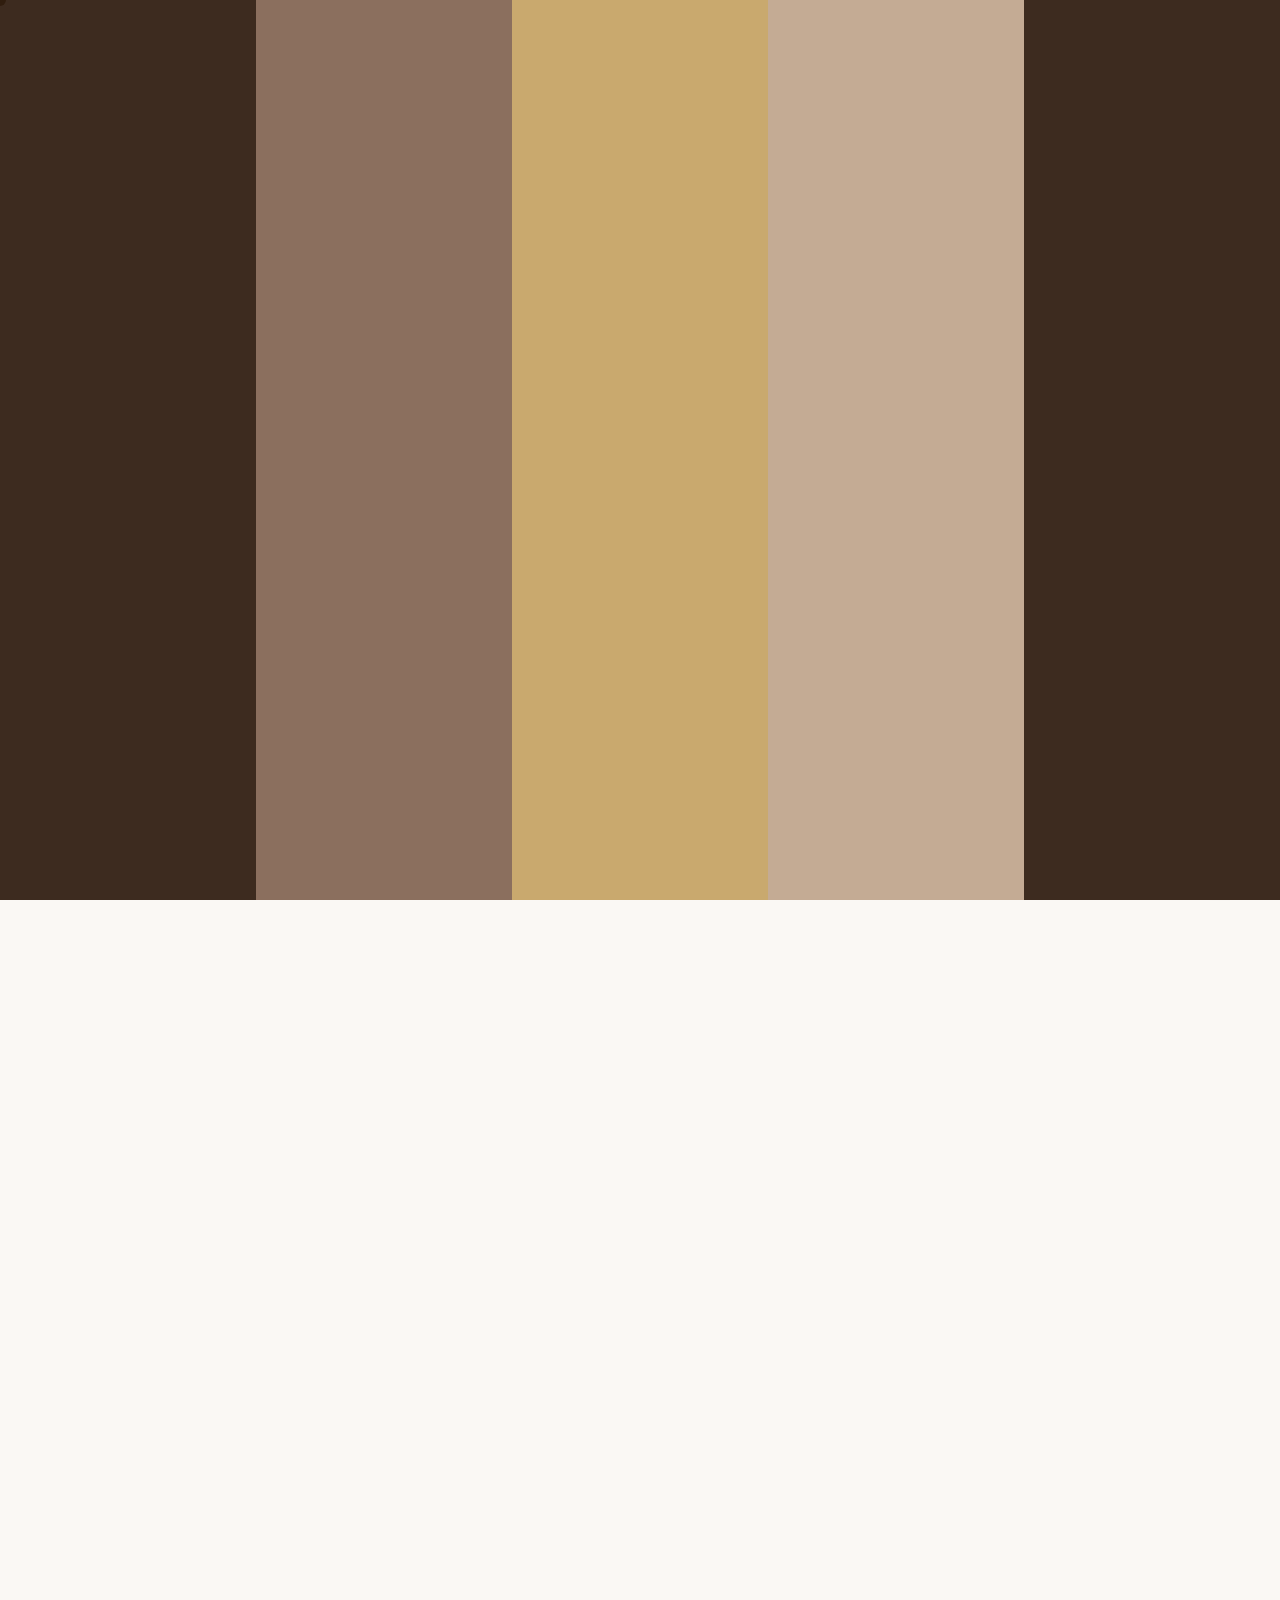
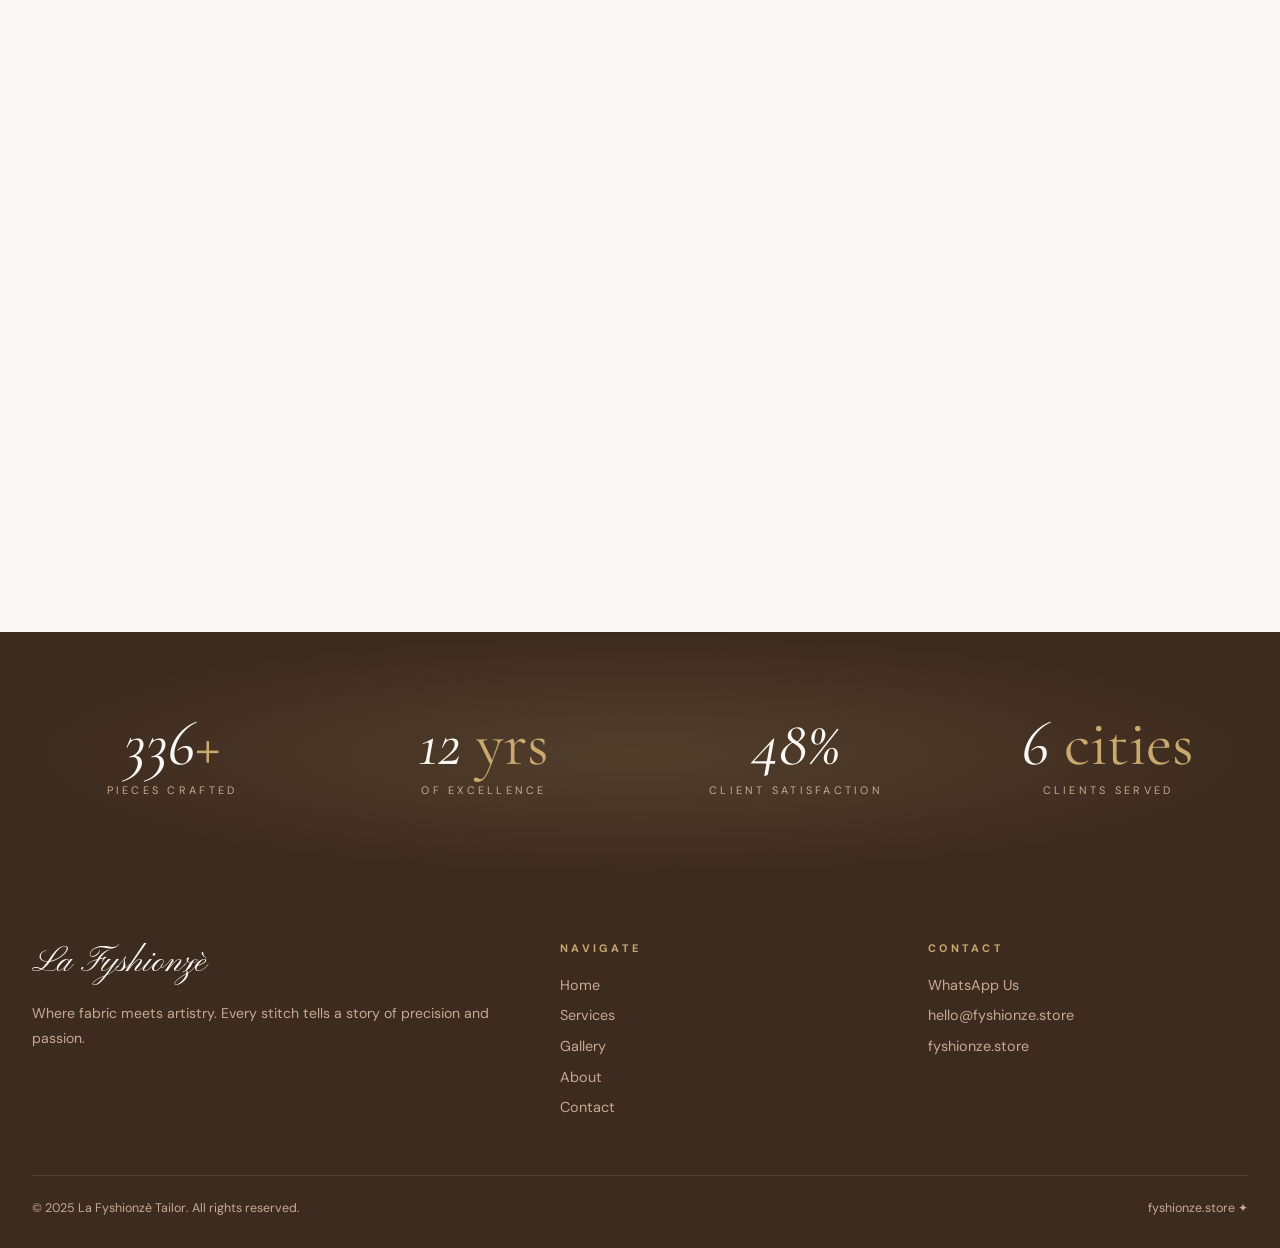
<file: gallery.html>
<!DOCTYPE html>
<html lang="en">
<head>
  <meta charset="UTF-8" />
  <meta name="viewport" content="width=device-width, initial-scale=1.0" />
  <title>Gallery — La Fyshionzè Tailor</title>

  <link rel="preconnect" href="https://fonts.googleapis.com" />
  <link rel="preconnect" href="https://fonts.gstatic.com" crossorigin />
  <link href="https://fonts.googleapis.com/css2?family=Cormorant+Garamond:ital,wght@0,300;0,400;0,500;0,600;1,300;1,400;1,600&family=DM+Sans:ital,wght@0,300;0,400;0,500;1,300&family=Pinyon+Script&display=swap" rel="stylesheet" />

  <style>
    /* ══════════════════════════════════════
       ROOT & RESET (matches global v2)
    ══════════════════════════════════════ */
    :root {
      --ivory:     #faf8f4;
      --cream:     #f5f0e8;
      --sand:      #e8ddd0;
      --taupe:     #c4ab94;
      --brown:     #8b6f5e;
      --espresso:  #3d2b1f;
      --black:     #1a1410;
      --white:     #ffffff;
      --gold:      #c9a96e;
      --gold-lt:   #e8d5b0;
      --serif:     'Cormorant Garamond', Georgia, serif;
      --script:    'Pinyon Script', cursive;
      --sans:      'DM Sans', Helvetica, sans-serif;
      --transition: 0.55s cubic-bezier(0.25, 0.46, 0.45, 0.94);
      --fast:      0.28s ease;
      /* bubble palette */
      --b1: #c9a96e;
      --b2: #8b6f5e;
      --b3: #3d2b1f;
      --b4: #e8ddd0;
      --b5: #f5f0e8;
    }

    *, *::before, *::after { box-sizing: border-box; margin: 0; padding: 0; }
    html { scroll-behavior: smooth; font-size: 16px; }
    body {
      font-family: var(--sans);
      background: var(--ivory);
      color: var(--espresso);
      overflow-x: hidden;
    }
    img { display: block; max-width: 100%; }
    a { color: inherit; text-decoration: none; transition: color var(--fast); }
    ul { list-style: none; }
    button { cursor: pointer; border: none; background: none; font-family: inherit; }

    /* ── Typography ── */
    h1,h2,h3,h4 { font-family: var(--serif); font-weight: 400; line-height: 1.2; color: var(--espresso); }
    h1 { font-size: clamp(2.4rem,6vw,5rem); }
    h2 { font-size: clamp(1.8rem,4vw,3.2rem); }
    h3 { font-size: clamp(1.1rem,2vw,1.6rem); }
    p  { font-size: 1rem; color: var(--brown); line-height: 1.8; }

    .eyebrow {
      font-family: var(--sans);
      font-size: 0.7rem;
      font-weight: 500;
      letter-spacing: 0.3em;
      text-transform: uppercase;
      color: var(--taupe);
      display: block;
      margin-bottom: 0.8rem;
    }
    .container { max-width: 1300px; margin: 0 auto; padding: 0 2rem; }

    /* ══════════════════════════════════════
       NAVBAR (matches global)
    ══════════════════════════════════════ */
    .navbar {
      position: fixed;
      top: 0; left: 0; right: 0;
      z-index: 1000;
      padding: 1rem 0;
      background: rgba(250,248,244,0.97);
      backdrop-filter: blur(14px);
      border-bottom: 1px solid var(--sand);
      box-shadow: 0 4px 40px rgba(61,43,31,0.07);
    }
    .nav-inner { display: flex; align-items: center; justify-content: space-between; }
    .nav-logo {
      font-family: var(--serif);
      font-size: 1.3rem;
      font-weight: 600;
      color: var(--espresso);
      letter-spacing: 0.05em;
      line-height: 1.2;
    }
    .nav-logo span {
      display: block;
      font-size: 0.55rem;
      letter-spacing: 0.35em;
      font-weight: 400;
      color: var(--taupe);
      text-transform: uppercase;
      font-family: var(--sans);
    }
    .nav-links { display: flex; align-items: center; gap: 2.5rem; }
    .nav-links a {
      font-family: var(--sans);
      font-size: 0.75rem;
      font-weight: 500;
      letter-spacing: 0.2em;
      text-transform: uppercase;
      color: var(--espresso);
      position: relative;
    }
    .nav-links a::after {
      content: '';
      position: absolute;
      bottom: -4px; left: 0;
      width: 0; height: 1px;
      background: var(--gold);
      transition: width 0.4s ease;
    }
    .nav-links a:hover::after,
    .nav-links a.active::after { width: 100%; }

    /* ══════════════════════════════════════
       BUBBLE PAGE TRANSITION OVERLAY
    ══════════════════════════════════════ */
    #bubble-overlay {
      position: fixed;
      inset: 0;
      z-index: 9990;
      pointer-events: none;
      overflow: hidden;
    }
    .bubble {
      position: absolute;
      border-radius: 50%;
      transform: scale(0);
      will-change: transform;
    }
    /* Entry animation (page load) */
    .bubble.enter {
      animation: bubbleExpand 0.7s cubic-bezier(0.22, 1, 0.36, 1) forwards;
    }
    /* Exit animation (nav click) */
    .bubble.exit {
      animation: bubbleShrink 0.55s cubic-bezier(0.55, 0, 1, 0.45) forwards;
    }
    @keyframes bubbleExpand {
      0%   { transform: scale(0); opacity: 1; }
      100% { transform: scale(1); opacity: 0; }
    }
    @keyframes bubbleShrink {
      0%   { transform: scale(0); opacity: 0.85; }
      100% { transform: scale(3.5); opacity: 0; }
    }

    /* Transition curtain – full wipe */
    #page-curtain {
      position: fixed;
      inset: 0;
      z-index: 9980;
      display: grid;
      grid-template-columns: repeat(5, 1fr);
      pointer-events: none;
      opacity: 0;
    }
    #page-curtain.active { pointer-events: all; }
    .curtain-col {
      height: 100%;
      transform: scaleY(0);
      transform-origin: bottom;
    }
    .curtain-col:nth-child(1) { background: var(--espresso); }
    .curtain-col:nth-child(2) { background: var(--brown); }
    .curtain-col:nth-child(3) { background: var(--gold); }
    .curtain-col:nth-child(4) { background: var(--taupe); }
    .curtain-col:nth-child(5) { background: var(--espresso); }

    #page-curtain.slide-in .curtain-col {
      animation: curtainIn 0.6s cubic-bezier(0.77, 0, 0.175, 1) forwards;
    }
    #page-curtain.slide-in .curtain-col:nth-child(1) { animation-delay: 0s; }
    #page-curtain.slide-in .curtain-col:nth-child(2) { animation-delay: 0.05s; }
    #page-curtain.slide-in .curtain-col:nth-child(3) { animation-delay: 0.1s; }
    #page-curtain.slide-in .curtain-col:nth-child(4) { animation-delay: 0.15s; }
    #page-curtain.slide-in .curtain-col:nth-child(5) { animation-delay: 0.2s; }

    #page-curtain.slide-out .curtain-col {
      animation: curtainOut 0.6s cubic-bezier(0.77, 0, 0.175, 1) forwards;
      transform-origin: top;
    }
    #page-curtain.slide-out .curtain-col:nth-child(1) { animation-delay: 0s; }
    #page-curtain.slide-out .curtain-col:nth-child(2) { animation-delay: 0.05s; }
    #page-curtain.slide-out .curtain-col:nth-child(3) { animation-delay: 0.1s; }
    #page-curtain.slide-out .curtain-col:nth-child(4) { animation-delay: 0.15s; }
    #page-curtain.slide-out .curtain-col:nth-child(5) { animation-delay: 0.2s; }

    @keyframes curtainIn  { from { transform: scaleY(0); } to { transform: scaleY(1); } }
    @keyframes curtainOut { from { transform: scaleY(1); } to { transform: scaleY(0); } }

    /* ══════════════════════════════════════
       LOADER
    ══════════════════════════════════════ */
    #loader {
      position: fixed; inset: 0;
      background: var(--espresso);
      z-index: 9999;
      display: flex; flex-direction: column;
      align-items: center; justify-content: center;
      gap: 2rem;
      transition: opacity 0.8s ease, visibility 0.8s ease;
    }
    #loader.hidden { opacity: 0; visibility: hidden; pointer-events: none; }
    .loader-brand { text-align: center; animation: loaderFadeIn 0.8s ease forwards; }
    .loader-brand .script { font-family: var(--script); font-size: 3.5rem; color: var(--gold); display: block; }
    .loader-brand .sub { font-family: var(--sans); font-size: 0.65rem; letter-spacing: 0.4em; text-transform: uppercase; color: rgba(201,169,110,0.6); margin-top: 0.5rem; }
    .loader-line { width: 120px; height: 1px; background: rgba(201,169,110,0.2); position: relative; overflow: hidden; }
    .loader-line::after { content: ''; position: absolute; top:0;left:-100%; width:100%;height:100%; background: linear-gradient(90deg, transparent, var(--gold), transparent); animation: loaderSlide 1.5s ease-in-out infinite; }
    @keyframes loaderFadeIn { from { opacity:0;transform:translateY(20px); } to { opacity:1;transform:translateY(0); } }
    @keyframes loaderSlide  { 0%{left:-100%} 100%{left:200%} }

    /* ══════════════════════════════════════
       PAGE HERO
    ══════════════════════════════════════ */
    .page-hero {
      padding: 10rem 0 6rem;
      background: var(--espresso);
      text-align: center;
      position: relative;
      overflow: hidden;
    }
    .page-hero::before {
      content: '';
      position: absolute; inset: 0;
      background:
        radial-gradient(ellipse at 20% 60%, rgba(201,169,110,0.22) 0%, transparent 55%),
        radial-gradient(ellipse at 80% 30%, rgba(250,248,244,0.05) 0%, transparent 50%);
    }
    .page-hero .container { position: relative; z-index: 1; }
    .page-hero h1 { color: var(--ivory); font-style: italic; margin-bottom: 1rem; }
    .page-hero p { color: rgba(250,248,244,0.65); max-width: 520px; margin: 0 auto; }
    .page-hero-wave { position: absolute; bottom: -1px; left:0; right:0; line-height: 0; z-index: 2; }

    /* ══════════════════════════════════════
       FILTER TABS
    ══════════════════════════════════════ */
    .filter-bar {
      padding: 3rem 0 2rem;
      display: flex;
      align-items: center;
      justify-content: center;
      gap: 0.5rem;
      flex-wrap: wrap;
    }
    .filter-btn {
      font-family: var(--sans);
      font-size: 0.7rem;
      font-weight: 500;
      letter-spacing: 0.25em;
      text-transform: uppercase;
      padding: 0.55rem 1.4rem;
      border: 1px solid var(--sand);
      color: var(--taupe);
      background: transparent;
      cursor: pointer;
      transition: all 0.3s ease;
      position: relative;
      overflow: hidden;
    }
    .filter-btn::before {
      content: '';
      position: absolute; inset: 0;
      background: var(--espresso);
      transform: scaleX(0);
      transform-origin: left;
      transition: transform 0.3s ease;
      z-index: -1;
    }
    .filter-btn:hover::before,
    .filter-btn.active::before { transform: scaleX(1); }
    .filter-btn:hover,
    .filter-btn.active {
      color: var(--ivory);
      border-color: var(--espresso);
    }

    /* ══════════════════════════════════════
       GALLERY GRID — MASONRY STYLE
    ══════════════════════════════════════ */
    .gallery-section { padding: 0 0 8rem; }

    .gallery-grid {
      columns: 3;
      column-gap: 1.5rem;
    }
    .gallery-item {
      break-inside: avoid;
      margin-bottom: 1.5rem;
      position: relative;
      overflow: hidden;
      cursor: pointer;
      /* bubble-in on load */
      opacity: 0;
      transform: scale(0.9) translateY(20px);
      transition: opacity 0.6s ease, transform 0.6s ease;
    }
    .gallery-item.visible {
      opacity: 1;
      transform: scale(1) translateY(0);
    }
    .gallery-item.hidden-filter {
      display: none;
    }

    /* Simulated photos using rich CSS gradients */
    .gallery-thumb {
      width: 100%;
      display: block;
      position: relative;
    }

    /* Hover overlay */
    .gallery-overlay {
      position: absolute; inset: 0;
      background: linear-gradient(to top, rgba(61,43,31,0.88) 0%, rgba(61,43,31,0.2) 60%, transparent 100%);
      opacity: 0;
      transition: opacity 0.45s ease;
      display: flex; flex-direction: column;
      justify-content: flex-end;
      padding: 1.8rem;
    }
    .gallery-item:hover .gallery-overlay { opacity: 1; }
    .gallery-overlay h3 {
      color: var(--ivory);
      font-size: 1.2rem;
      font-style: italic;
      transform: translateY(10px);
      transition: transform 0.4s ease;
      margin-bottom: 0.3rem;
    }
    .gallery-overlay span {
      font-family: var(--sans);
      font-size: 0.65rem;
      letter-spacing: 0.3em;
      text-transform: uppercase;
      color: var(--gold);
      transform: translateY(10px);
      transition: transform 0.4s 0.05s ease;
    }
    .gallery-item:hover .gallery-overlay h3,
    .gallery-item:hover .gallery-overlay span { transform: translateY(0); }

    /* Zoom on hover */
    .gallery-thumb { transition: transform 0.7s cubic-bezier(0.25,0.46,0.45,0.94); }
    .gallery-item:hover .gallery-thumb { transform: scale(1.06); }

    /* Corner accent */
    .gallery-item::after {
      content: '';
      position: absolute;
      top: 0.8rem; right: 0.8rem;
      width: 20px; height: 20px;
      border-top: 1.5px solid var(--gold);
      border-right: 1.5px solid var(--gold);
      opacity: 0;
      transition: opacity 0.3s ease;
    }
    .gallery-item:hover::after { opacity: 1; }

    /* ── Simulated Photo Swatches ── */
    .ph { display: block; width: 100%; }

    /* ══════════════════════════════════════
       LIGHTBOX
    ══════════════════════════════════════ */
    #lightbox {
      position: fixed; inset: 0;
      z-index: 9000;
      background: rgba(26,20,16,0.97);
      display: flex; align-items: center; justify-content: center;
      opacity: 0; pointer-events: none;
      transition: opacity 0.4s ease;
    }
    #lightbox.open { opacity: 1; pointer-events: all; }
    .lb-inner {
      position: relative;
      max-width: 900px; width: 94%;
      transform: scale(0.92);
      transition: transform 0.4s cubic-bezier(0.34,1.56,0.64,1);
    }
    #lightbox.open .lb-inner { transform: scale(1); }
    .lb-img {
      width: 100%;
      display: block;
      border: 1px solid rgba(201,169,110,0.2);
    }
    .lb-caption {
      padding: 1.2rem 0 0;
      display: flex; align-items: baseline; gap: 1rem;
    }
    .lb-caption h3 { color: var(--ivory); font-size: 1.3rem; font-style: italic; }
    .lb-caption span { font-family: var(--sans); font-size: 0.65rem; letter-spacing: 0.3em; text-transform: uppercase; color: var(--gold); }
    .lb-close {
      position: absolute;
      top: -3rem; right: 0;
      width: 38px; height: 38px;
      border: 1px solid rgba(201,169,110,0.4);
      display: flex; align-items: center; justify-content: center;
      color: var(--gold);
      font-size: 1.3rem;
      cursor: pointer;
      transition: background 0.3s, transform 0.3s;
    }
    .lb-close:hover { background: var(--gold); color: var(--espresso); transform: rotate(90deg); }
    .lb-nav {
      position: absolute;
      top: 50%; transform: translateY(-50%);
      width: 44px; height: 44px;
      border: 1px solid rgba(201,169,110,0.3);
      display: flex; align-items: center; justify-content: center;
      color: rgba(201,169,110,0.7);
      font-size: 1.1rem;
      cursor: pointer;
      transition: all 0.3s ease;
    }
    .lb-nav:hover { border-color: var(--gold); color: var(--gold); }
    .lb-prev { right: calc(100% + 1.2rem); }
    .lb-next { left: calc(100% + 1.2rem); }

    /* ══════════════════════════════════════
       BUBBLE SPAWN — random dots on filter/nav
    ══════════════════════════════════════ */
    .floating-bubble {
      position: fixed;
      border-radius: 50%;
      pointer-events: none;
      z-index: 8000;
      mix-blend-mode: multiply;
      animation: floatBubbleUp 1.4s cubic-bezier(0.22,1,0.36,1) forwards;
    }
    @keyframes floatBubbleUp {
      0%   { transform: scale(0) translateY(0); opacity: 0.8; }
      60%  { opacity: 0.5; }
      100% { transform: scale(1.8) translateY(-120px); opacity: 0; }
    }

    /* ══════════════════════════════════════
       STATS STRIP
    ══════════════════════════════════════ */
    .stats-strip {
      background: var(--espresso);
      padding: 5rem 0;
      position: relative;
      overflow: hidden;
    }
    .stats-strip::before {
      content: '';
      position: absolute; inset: 0;
      background: radial-gradient(ellipse at center, rgba(201,169,110,0.15) 0%, transparent 70%);
    }
    .stats-inner {
      display: grid;
      grid-template-columns: repeat(4, 1fr);
      gap: 2rem;
      text-align: center;
      position: relative;
    }
    .stat-val {
      font-family: var(--serif);
      font-size: clamp(2.5rem, 5vw, 4rem);
      color: var(--ivory);
      font-style: italic;
      line-height: 1;
      margin-bottom: 0.4rem;
    }
    .stat-val em { color: var(--gold); font-style: normal; }
    .stat-lbl {
      font-family: var(--sans);
      font-size: 0.68rem;
      letter-spacing: 0.3em;
      text-transform: uppercase;
      color: var(--taupe);
    }

    /* ══════════════════════════════════════
       FOOTER MINI
    ══════════════════════════════════════ */
    footer {
      background: var(--espresso);
      color: var(--sand);
      padding: 4rem 0 2rem;
    }
    .footer-grid { display: grid; grid-template-columns: 1.5fr 1fr 1fr; gap: 3rem; margin-bottom: 3rem; }
    .footer-brand .logo-text { font-family: var(--script); font-size: 2.2rem; color: var(--ivory); margin-bottom: 1rem; }
    .footer-brand p { font-size: 0.88rem; color: var(--taupe); line-height: 1.8; }
    .footer-col h5 { font-family: var(--sans); font-size: 0.68rem; letter-spacing: 0.3em; text-transform: uppercase; color: var(--gold); margin-bottom: 1.2rem; }
    .footer-col ul li { margin-bottom: 0.6rem; }
    .footer-col ul li a { font-size: 0.9rem; color: var(--taupe); transition: color 0.2s; }
    .footer-col ul li a:hover { color: var(--ivory); }
    .footer-bottom { padding-top: 1.5rem; border-top: 1px solid rgba(196,171,148,0.15); display: flex; align-items: center; justify-content: space-between; font-size: 0.78rem; color: var(--taupe); }

    /* ══════════════════════════════════════
       WA FLOAT
    ══════════════════════════════════════ */
    .wa-float {
      position: fixed; bottom: 2rem; right: 2rem; z-index: 999;
      width: 56px; height: 56px;
      background: #25D366; border-radius: 50%;
      display: flex; align-items: center; justify-content: center;
      box-shadow: 0 8px 25px rgba(37,211,102,0.4);
      transition: transform 0.4s ease;
      animation: floatPulse 3s ease-in-out infinite;
    }
    .wa-float:hover { transform: scale(1.12); }
    .wa-float svg { width: 28px; height: 28px; fill: white; }
    @keyframes floatPulse {
      0%,100% { box-shadow: 0 8px 25px rgba(37,211,102,0.4); }
      50%      { box-shadow: 0 8px 40px rgba(37,211,102,0.65); }
    }

    /* ══════════════════════════════════════
       SCROLL ANIMATIONS
    ══════════════════════════════════════ */
    .fade-in { opacity:0; transform:translateY(30px); transition: opacity 0.8s ease, transform 0.8s ease; }
    .fade-in.visible { opacity:1; transform:translateY(0); }

    /* ══════════════════════════════════════
       RESPONSIVE
    ══════════════════════════════════════ */
    @media (max-width: 1024px) { .gallery-grid { columns: 2; } }
    @media (max-width: 768px)  {
      .gallery-grid { columns: 2; column-gap: 1rem; }
      .gallery-item { margin-bottom: 1rem; }
      .stats-inner { grid-template-columns: 1fr 1fr; }
      .nav-links { display: none; }
      .footer-grid { grid-template-columns: 1fr; }
      .lb-prev { right: auto; left: -3rem; }
      .lb-next { left: auto; right: -3rem; }
    }
    @media (max-width: 480px)  {
      .gallery-grid { columns: 1; }
      .stats-inner { grid-template-columns: 1fr 1fr; gap: 1.5rem; }
      .footer-bottom { flex-direction: column; gap: 0.8rem; text-align: center; }
    }
  </style>
</head>
<body class="loading">

  <!-- ── LOADER ── -->
  <div id="loader">
    <div class="loader-brand">
      <span class="script">La Fyshionzè</span>
      <span class="sub">Gallery — Bespoke Atelier</span>
    </div>
    <div class="loader-line"></div>
  </div>

  <!-- ── BUBBLE OVERLAY ── -->
  <div id="bubble-overlay"></div>

  <!-- ── PAGE CURTAIN ── -->
  <div id="page-curtain">
    <div class="curtain-col"></div>
    <div class="curtain-col"></div>
    <div class="curtain-col"></div>
    <div class="curtain-col"></div>
    <div class="curtain-col"></div>
  </div>

  <!-- ── NAVBAR ── -->
  <nav class="navbar solid">
    <div class="container nav-inner">
      <a href="index.html" class="nav-logo" data-nav>
        La Fyshionzè
        <span>Bespoke Atelier</span>
      </a>
      <ul class="nav-links">
        <li><a href="index.html" data-nav>Home</a></li>
        <li><a href="services.html" data-nav>Services</a></li>
        <li><a href="gallery.html" class="active">Gallery</a></li>
        <li><a href="about.html" data-nav>About</a></li>
        <li><a href="contact.html" data-nav>Contact</a></li>
      </ul>
    </div>
  </nav>

  <!-- ── PAGE HERO ── -->
  <section class="page-hero">
    <div class="container">
      <span class="eyebrow" style="color:var(--gold);">The Atelier</span>
      <h1>Our Gallery</h1>
      <p>A curated view of our finest bespoke creations — crafted with precision, worn with grace.</p>
    </div>
    <div class="page-hero-wave">
      <svg viewBox="0 0 1440 80" xmlns="http://www.w3.org/2000/svg" preserveAspectRatio="none">
        <path d="M0,80 C360,0 1080,80 1440,20 L1440,80 Z" fill="#faf8f4"/>
      </svg>
    </div>
  </section>

  <!-- ── FILTER BAR ── -->
  <div class="container">
    <div class="filter-bar">
      <button class="filter-btn active" data-filter="all">All Pieces</button>
      <button class="filter-btn" data-filter="bridal">Bridal</button>
      <button class="filter-btn" data-filter="formal">Formal</button>
      <button class="filter-btn" data-filter="batik">Batik</button>
      <button class="filter-btn" data-filter="casual">Casual Luxury</button>
      <button class="filter-btn" data-filter="men">Menswear</button>
    </div>
  </div>

  <!-- ── GALLERY ── -->
  <section class="gallery-section">
    <div class="container">
      <div class="gallery-grid" id="galleryGrid">

        <!-- Item 1 -->
        <div class="gallery-item" data-cat="bridal" data-title="Ivory Reverie" data-sub="Bridal Collection">
          <div class="gallery-thumb ph" style="height:420px;background:linear-gradient(145deg,#e8ddd0 0%,#c4ab94 40%,#8b6f5e 100%);">
            <svg style="position:absolute;inset:0;width:100%;height:100%;opacity:0.12" viewBox="0 0 200 200"><defs><pattern id="p1" x="0" y="0" width="20" height="20" patternUnits="userSpaceOnUse"><path d="M0 10 L10 0 L20 10 L10 20Z" fill="none" stroke="#3d2b1f" stroke-width="0.5"/></pattern></defs><rect width="200" height="200" fill="url(#p1)"/></svg>
            <div style="position:absolute;inset:0;display:flex;align-items:center;justify-content:center;flex-direction:column;gap:0.5rem;">
              <span style="font-family:'Pinyon Script',cursive;font-size:2.5rem;color:#3d2b1f;opacity:0.35;">Bridal</span>
            </div>
          </div>
          <div class="gallery-overlay">
            <h3>Ivory Reverie</h3>
            <span>Bridal Collection</span>
          </div>
        </div>

        <!-- Item 2 -->
        <div class="gallery-item" data-cat="formal" data-title="Onyx Soirée" data-sub="Formal Wear">
          <div class="gallery-thumb ph" style="height:300px;background:linear-gradient(135deg,#1a1410 0%,#3d2b1f 50%,#c9a96e 100%);">
            <div style="position:absolute;inset:0;display:flex;align-items:center;justify-content:center;">
              <span style="font-family:'Pinyon Script',cursive;font-size:2rem;color:#c9a96e;opacity:0.4;">Formal</span>
            </div>
          </div>
          <div class="gallery-overlay">
            <h3>Onyx Soirée</h3>
            <span>Formal Wear</span>
          </div>
        </div>

        <!-- Item 3 -->
        <div class="gallery-item" data-cat="batik" data-title="Sogan Dreams" data-sub="Batik Series">
          <div class="gallery-thumb ph" style="height:360px;background:linear-gradient(155deg,#8b6f5e 0%,#c9a96e 35%,#3d2b1f 100%);">
            <svg style="position:absolute;inset:0;width:100%;height:100%;opacity:0.15" viewBox="0 0 200 200"><defs><pattern id="p2" x="0" y="0" width="30" height="30" patternUnits="userSpaceOnUse"><circle cx="15" cy="15" r="6" fill="none" stroke="#faf8f4" stroke-width="0.6"/><circle cx="0" cy="0" r="6" fill="none" stroke="#faf8f4" stroke-width="0.6"/><circle cx="30" cy="0" r="6" fill="none" stroke="#faf8f4" stroke-width="0.6"/></pattern></defs><rect width="200" height="200" fill="url(#p2)"/></svg>
            <div style="position:absolute;inset:0;display:flex;align-items:center;justify-content:center;">
              <span style="font-family:'Pinyon Script',cursive;font-size:2rem;color:#faf8f4;opacity:0.35;">Batik</span>
            </div>
          </div>
          <div class="gallery-overlay">
            <h3>Sogan Dreams</h3>
            <span>Batik Series</span>
          </div>
        </div>

        <!-- Item 4 -->
        <div class="gallery-item" data-cat="men" data-title="The Wellington" data-sub="Menswear">
          <div class="gallery-thumb ph" style="height:340px;background:linear-gradient(120deg,#2a1a12 0%,#3d2b1f 60%,#8b6f5e 100%);">
            <svg style="position:absolute;inset:0;width:100%;height:100%;opacity:0.1" viewBox="0 0 200 200"><defs><pattern id="p3" x="0" y="0" width="16" height="16" patternUnits="userSpaceOnUse"><line x1="0" y1="0" x2="16" y2="16" stroke="#c9a96e" stroke-width="0.6"/><line x1="16" y1="0" x2="0" y2="16" stroke="#c9a96e" stroke-width="0.6"/></pattern></defs><rect width="200" height="200" fill="url(#p3)"/></svg>
            <div style="position:absolute;inset:0;display:flex;align-items:center;justify-content:center;">
              <span style="font-family:'Pinyon Script',cursive;font-size:2rem;color:#c9a96e;opacity:0.4;">Menswear</span>
            </div>
          </div>
          <div class="gallery-overlay">
            <h3>The Wellington</h3>
            <span>Menswear</span>
          </div>
        </div>

        <!-- Item 5 -->
        <div class="gallery-item" data-cat="casual" data-title="Linen & Light" data-sub="Casual Luxury">
          <div class="gallery-thumb ph" style="height:480px;background:linear-gradient(170deg,#f5f0e8 0%,#e8ddd0 40%,#c4ab94 100%);">
            <svg style="position:absolute;inset:0;width:100%;height:100%;opacity:0.08" viewBox="0 0 200 200"><defs><pattern id="p4" x="0" y="0" width="25" height="25" patternUnits="userSpaceOnUse"><rect x="10" y="10" width="5" height="5" fill="#3d2b1f"/></pattern></defs><rect width="200" height="200" fill="url(#p4)"/></svg>
            <div style="position:absolute;inset:0;display:flex;align-items:center;justify-content:center;">
              <span style="font-family:'Pinyon Script',cursive;font-size:2rem;color:#3d2b1f;opacity:0.3;">Casual</span>
            </div>
          </div>
          <div class="gallery-overlay">
            <h3>Linen & Light</h3>
            <span>Casual Luxury</span>
          </div>
        </div>

        <!-- Item 6 -->
        <div class="gallery-item" data-cat="bridal" data-title="La Mariée d'Or" data-sub="Bridal Collection">
          <div class="gallery-thumb ph" style="height:320px;background:linear-gradient(135deg,#c9a96e 0%,#e8d5b0 50%,#8b6f5e 100%);">
            <div style="position:absolute;inset:0;display:flex;align-items:center;justify-content:center;">
              <span style="font-family:'Pinyon Script',cursive;font-size:2rem;color:#3d2b1f;opacity:0.35;">Bridal</span>
            </div>
          </div>
          <div class="gallery-overlay">
            <h3>La Mariée d'Or</h3>
            <span>Bridal Collection</span>
          </div>
        </div>

        <!-- Item 7 -->
        <div class="gallery-item" data-cat="batik" data-title="Kawung Noir" data-sub="Batik Series">
          <div class="gallery-thumb ph" style="height:280px;background:linear-gradient(155deg,#1a1410 0%,#3d2b1f 40%,#c9a96e 100%);">
            <svg style="position:absolute;inset:0;width:100%;height:100%;opacity:0.14" viewBox="0 0 200 200"><defs><pattern id="p5" x="0" y="0" width="40" height="40" patternUnits="userSpaceOnUse"><ellipse cx="20" cy="10" rx="8" ry="8" fill="none" stroke="#e8ddd0" stroke-width="0.7"/><ellipse cx="20" cy="30" rx="8" ry="8" fill="none" stroke="#e8ddd0" stroke-width="0.7"/><ellipse cx="10" cy="20" rx="8" ry="8" fill="none" stroke="#e8ddd0" stroke-width="0.7"/><ellipse cx="30" cy="20" rx="8" ry="8" fill="none" stroke="#e8ddd0" stroke-width="0.7"/></pattern></defs><rect width="200" height="200" fill="url(#p5)"/></svg>
            <div style="position:absolute;inset:0;display:flex;align-items:center;justify-content:center;">
              <span style="font-family:'Pinyon Script',cursive;font-size:1.8rem;color:#c9a96e;opacity:0.5;">Batik</span>
            </div>
          </div>
          <div class="gallery-overlay">
            <h3>Kawung Noir</h3>
            <span>Batik Series</span>
          </div>
        </div>

        <!-- Item 8 -->
        <div class="gallery-item" data-cat="formal" data-title="Crème de la Crème" data-sub="Formal Wear">
          <div class="gallery-thumb ph" style="height:390px;background:linear-gradient(145deg,#f5f0e8 0%,#c4ab94 60%,#8b6f5e 100%);">
            <div style="position:absolute;inset:0;display:flex;align-items:center;justify-content:center;">
              <span style="font-family:'Pinyon Script',cursive;font-size:2rem;color:#3d2b1f;opacity:0.3;">Formal</span>
            </div>
          </div>
          <div class="gallery-overlay">
            <h3>Crème de la Crème</h3>
            <span>Formal Wear</span>
          </div>
        </div>

        <!-- Item 9 -->
        <div class="gallery-item" data-cat="men" data-title="Pinstripe Reverie" data-sub="Menswear">
          <div class="gallery-thumb ph" style="height:340px;background:linear-gradient(125deg,#3d2b1f 0%,#5c3d2e 50%,#c9a96e 100%);">
            <svg style="position:absolute;inset:0;width:100%;height:100%;opacity:0.12" viewBox="0 0 200 200"><defs><pattern id="p6" x="0" y="0" width="10" height="200" patternUnits="userSpaceOnUse"><line x1="5" y1="0" x2="5" y2="200" stroke="#e8d5b0" stroke-width="0.8"/></pattern></defs><rect width="200" height="200" fill="url(#p6)"/></svg>
            <div style="position:absolute;inset:0;display:flex;align-items:center;justify-content:center;">
              <span style="font-family:'Pinyon Script',cursive;font-size:2rem;color:#c9a96e;opacity:0.4;">Bespoke</span>
            </div>
          </div>
          <div class="gallery-overlay">
            <h3>Pinstripe Reverie</h3>
            <span>Menswear</span>
          </div>
        </div>

        <!-- Item 10 -->
        <div class="gallery-item" data-cat="casual" data-title="Silk Sojourn" data-sub="Casual Luxury">
          <div class="gallery-thumb ph" style="height:300px;background:linear-gradient(160deg,#e8ddd0 0%,#c4ab94 60%,#3d2b1f 100%);">
            <div style="position:absolute;inset:0;display:flex;align-items:center;justify-content:center;">
              <span style="font-family:'Pinyon Script',cursive;font-size:2rem;color:#3d2b1f;opacity:0.3;">Silk</span>
            </div>
          </div>
          <div class="gallery-overlay">
            <h3>Silk Sojourn</h3>
            <span>Casual Luxury</span>
          </div>
        </div>

        <!-- Item 11 -->
        <div class="gallery-item" data-cat="bridal" data-title="Veil of Gold" data-sub="Bridal Collection">
          <div class="gallery-thumb ph" style="height:450px;background:linear-gradient(150deg,#e8d5b0 0%,#c9a96e 50%,#3d2b1f 100%);">
            <div style="position:absolute;inset:0;display:flex;align-items:center;justify-content:center;">
              <span style="font-family:'Pinyon Script',cursive;font-size:2.2rem;color:#1a1410;opacity:0.25;">Voile</span>
            </div>
          </div>
          <div class="gallery-overlay">
            <h3>Veil of Gold</h3>
            <span>Bridal Collection</span>
          </div>
        </div>

        <!-- Item 12 -->
        <div class="gallery-item" data-cat="formal" data-title="Midnight Elegance" data-sub="Formal Wear">
          <div class="gallery-thumb ph" style="height:310px;background:linear-gradient(130deg,#1a1410 0%,#2a1a12 50%,#8b6f5e 100%);">
            <div style="position:absolute;inset:0;display:flex;align-items:center;justify-content:center;">
              <span style="font-family:'Pinyon Script',cursive;font-size:2rem;color:#c9a96e;opacity:0.4;">Minuit</span>
            </div>
          </div>
          <div class="gallery-overlay">
            <h3>Midnight Elegance</h3>
            <span>Formal Wear</span>
          </div>
        </div>

      </div>
    </div>
  </section>

  <!-- ── STATS STRIP ── -->
  <section class="stats-strip fade-in">
    <div class="container">
      <div class="stats-inner">
        <div>
          <div class="stat-val"><span data-count="840" data-suffix="">0</span><em>+</em></div>
          <div class="stat-lbl">Pieces Crafted</div>
        </div>
        <div>
          <div class="stat-val"><span data-count="12" data-suffix="">0</span><em> yrs</em></div>
          <div class="stat-lbl">Of Excellence</div>
        </div>
        <div>
          <div class="stat-val"><span data-count="97" data-suffix="%">0</span></div>
          <div class="stat-lbl">Client Satisfaction</div>
        </div>
        <div>
          <div class="stat-val"><span data-count="6" data-suffix="">0</span><em> cities</em></div>
          <div class="stat-lbl">Clients Served</div>
        </div>
      </div>
    </div>
  </section>

  <!-- ── FOOTER ── -->
  <footer>
    <div class="container">
      <div class="footer-grid">
        <div class="footer-brand">
          <div class="logo-text">La Fyshionzè</div>
          <p>Where fabric meets artistry. Every stitch tells a story of precision and passion.</p>
        </div>
        <div class="footer-col">
          <h5>Navigate</h5>
          <ul>
            <li><a href="index.html" data-nav>Home</a></li>
            <li><a href="services.html" data-nav>Services</a></li>
            <li><a href="gallery.html">Gallery</a></li>
            <li><a href="about.html" data-nav>About</a></li>
            <li><a href="contact.html" data-nav>Contact</a></li>
          </ul>
        </div>
        <div class="footer-col">
          <h5>Contact</h5>
          <ul>
            <li><a href="https://wa.me/6281234567890" target="_blank">WhatsApp Us</a></li>
            <li><a href="mailto:hello@fyshionze.store">hello@fyshionze.store</a></li>
            <li><a href="#">fyshionze.store</a></li>
          </ul>
        </div>
      </div>
      <div class="footer-bottom">
        <span>© 2025 La Fyshionzè Tailor. All rights reserved.</span>
        <span>fyshionze.store ✦</span>
      </div>
    </div>
  </footer>

  <!-- ── LIGHTBOX ── -->
  <div id="lightbox">
    <div class="lb-inner">
      <button class="lb-close" id="lbClose">✕</button>
      <button class="lb-nav lb-prev" id="lbPrev">&#8592;</button>
      <button class="lb-nav lb-next" id="lbNext">&#8594;</button>
      <div class="lb-img" id="lbImg" style="min-height:400px;"></div>
      <div class="lb-caption">
        <h3 id="lbTitle"></h3>
        <span id="lbSub"></span>
      </div>
    </div>
  </div>

  <!-- ── WHATSAPP FLOAT ── -->
  <a href="https://wa.me/6281234567890" class="wa-float" target="_blank" rel="noopener">
    <svg viewBox="0 0 24 24" xmlns="http://www.w3.org/2000/svg"><path d="M17.472 14.382c-.297-.149-1.758-.867-2.03-.967-.273-.099-.471-.148-.67.15-.197.297-.767.966-.94 1.164-.173.199-.347.223-.644.075-.297-.15-1.255-.463-2.39-1.475-.883-.788-1.48-1.761-1.653-2.059-.173-.297-.018-.458.13-.606.134-.133.298-.347.446-.52.149-.174.198-.298.298-.497.099-.198.05-.371-.025-.52-.075-.149-.669-1.612-.916-2.207-.242-.579-.487-.5-.669-.51-.173-.008-.371-.01-.57-.01-.198 0-.52.074-.792.372-.272.297-1.04 1.016-1.04 2.479 0 1.462 1.065 2.875 1.213 3.074.149.198 2.096 3.2 5.077 4.487.709.306 1.262.489 1.694.625.712.227 1.36.195 1.871.118.571-.085 1.758-.719 2.006-1.413.248-.694.248-1.289.173-1.413-.074-.124-.272-.198-.57-.347m-5.421 7.403h-.004a9.87 9.87 0 01-5.031-1.378l-.361-.214-3.741.982.998-3.648-.235-.374a9.86 9.86 0 01-1.51-5.26c.001-5.45 4.436-9.884 9.888-9.884 2.64 0 5.122 1.03 6.988 2.898a9.825 9.825 0 012.893 6.994c-.003 5.45-4.437 9.884-9.885 9.884m8.413-18.297A11.815 11.815 0 0012.05 0C5.495 0 .16 5.335.157 11.892c0 2.096.547 4.142 1.588 5.945L.057 24l6.305-1.654a11.882 11.882 0 005.683 1.448h.005c6.554 0 11.89-5.335 11.893-11.893a11.821 11.821 0 00-3.48-8.413z"/></svg>
  </a>

  <script>
  document.addEventListener('DOMContentLoaded', () => {

    /* ─── LOADER ─── */
    const loader = document.getElementById('loader');
    const body   = document.body;
    const minMs  = 1800;
    const start  = Date.now();
    window.addEventListener('load', () => {
      const wait = Math.max(0, minMs - (Date.now() - start));
      setTimeout(() => {
        loader.classList.add('hidden');
        body.classList.remove('loading');
        triggerEntryCurtain();
      }, wait);
    });
    setTimeout(() => {
      loader.classList.add('hidden');
      body.classList.remove('loading');
    }, 3800);

    /* ─── CURTAIN ENTRY (slide in then slide out) ─── */
    const curtain = document.getElementById('page-curtain');
    function triggerEntryCurtain() {
      curtain.style.opacity = '1';
      curtain.classList.add('active', 'slide-in');
      setTimeout(() => {
        curtain.classList.remove('slide-in');
        curtain.classList.add('slide-out');
        setTimeout(() => {
          curtain.style.opacity = '0';
          curtain.classList.remove('active','slide-out');
          revealGallery();
        }, 700);
      }, 650);
    }

    /* ─── BUBBLE TRANSITION on nav links ─── */
    const bubblePalette = ['#c9a96e','#8b6f5e','#3d2b1f','#e8ddd0','#c4ab94'];
    function spawnBubble(x, y, color, size) {
      const overlay = document.getElementById('bubble-overlay');
      const b = document.createElement('div');
      b.className = 'bubble exit';
      b.style.cssText = `
        left: ${x - size/2}px;
        top:  ${y - size/2}px;
        width: ${size}px;
        height: ${size}px;
        background: ${color};
      `;
      overlay.appendChild(b);
      b.addEventListener('animationend', () => b.remove());
    }

    function triggerBubbleTransition(e, href) {
      e.preventDefault();
      const x = e.clientX || window.innerWidth / 2;
      const y = e.clientY || window.innerHeight / 2;
      const maxSize = Math.max(window.innerWidth, window.innerHeight) * 2.8;

      bubblePalette.forEach((col, i) => {
        setTimeout(() => {
          spawnBubble(x, y, col, maxSize * (1 - i * 0.12));
        }, i * 60);
      });

      // curtain + navigate
      setTimeout(() => {
        curtain.style.opacity = '1';
        curtain.classList.add('active','slide-in');
        setTimeout(() => { window.location.href = href; }, 550);
      }, 180);
    }

    document.querySelectorAll('a[data-nav]').forEach(link => {
      link.addEventListener('click', function(e) {
        const href = this.getAttribute('href');
        if (href && !href.startsWith('#')) {
          triggerBubbleTransition(e, href);
        }
      });
    });

    /* ─── FILTER BUTTONS with bubble spawn ─── */
    const filterBtns = document.querySelectorAll('.filter-btn');
    const items      = document.querySelectorAll('.gallery-item');

    filterBtns.forEach(btn => {
      btn.addEventListener('click', function(e) {
        filterBtns.forEach(b => b.classList.remove('active'));
        this.classList.add('active');

        const filter = this.dataset.filter;
        const rect   = this.getBoundingClientRect();
        const cx     = rect.left + rect.width / 2;
        const cy     = rect.top + rect.height / 2;

        // spawn mini bubbles
        for (let i = 0; i < 5; i++) {
          const size  = 30 + Math.random() * 80;
          const col   = bubblePalette[Math.floor(Math.random() * bubblePalette.length)];
          const ox    = cx + (Math.random() - 0.5) * 200;
          const oy    = cy + (Math.random() - 0.5) * 80;
          const floatEl = document.createElement('div');
          floatEl.className = 'floating-bubble';
          floatEl.style.cssText = `
            left: ${ox}px; top: ${oy}px;
            width: ${size}px; height: ${size}px;
            background: ${col};
            animation-delay: ${i * 0.06}s;
            opacity: 0.5;
          `;
          document.body.appendChild(floatEl);
          floatEl.addEventListener('animationend', () => floatEl.remove());
        }

        // filter items
        items.forEach((item, idx) => {
          const show = filter === 'all' || item.dataset.cat === filter;
          if (show) {
            item.classList.remove('hidden-filter');
            item.style.transitionDelay = (idx % 6) * 0.05 + 's';
            requestAnimationFrame(() => { item.classList.add('visible'); });
          } else {
            item.classList.add('hidden-filter');
            item.classList.remove('visible');
          }
        });
      });
    });

    /* ─── GALLERY REVEAL on scroll ─── */
    function revealGallery() {
      const io = new IntersectionObserver((entries) => {
        entries.forEach(entry => {
          if (entry.isIntersecting) {
            entry.target.classList.add('visible');
            io.unobserve(entry.target);
          }
        });
      }, { threshold: 0.08, rootMargin: '0px 0px -40px 0px' });

      items.forEach((el, i) => {
        el.style.transitionDelay = (i % 3) * 0.1 + 's';
        io.observe(el);
      });
    }

    /* ─── LIGHTBOX ─── */
    const lb      = document.getElementById('lightbox');
    const lbImg   = document.getElementById('lbImg');
    const lbTitle = document.getElementById('lbTitle');
    const lbSub   = document.getElementById('lbSub');
    let currentIdx = 0;
    let visibleItems = [];

    function openLightbox(item) {
      visibleItems = [...document.querySelectorAll('.gallery-item:not(.hidden-filter)')];
      currentIdx = visibleItems.indexOf(item);
      renderLb();
      lb.classList.add('open');
      document.body.style.overflow = 'hidden';
    }

    function renderLb() {
      const item = visibleItems[currentIdx];
      const thumb = item.querySelector('.gallery-thumb');
      lbImg.innerHTML = '';
      const clone = thumb.cloneNode(true);
      clone.style.height = '480px';
      clone.style.width = '100%';
      lbImg.appendChild(clone);
      lbTitle.textContent = item.dataset.title;
      lbSub.textContent   = item.dataset.sub;
    }

    items.forEach(item => {
      item.addEventListener('click', () => openLightbox(item));
    });

    document.getElementById('lbClose').addEventListener('click', closeLb);
    lb.addEventListener('click', (e) => { if (e.target === lb) closeLb(); });

    document.getElementById('lbPrev').addEventListener('click', () => {
      currentIdx = (currentIdx - 1 + visibleItems.length) % visibleItems.length;
      renderLb();
    });
    document.getElementById('lbNext').addEventListener('click', () => {
      currentIdx = (currentIdx + 1) % visibleItems.length;
      renderLb();
    });

    document.addEventListener('keydown', (e) => {
      if (!lb.classList.contains('open')) return;
      if (e.key === 'Escape') closeLb();
      if (e.key === 'ArrowLeft')  { currentIdx = (currentIdx - 1 + visibleItems.length) % visibleItems.length; renderLb(); }
      if (e.key === 'ArrowRight') { currentIdx = (currentIdx + 1) % visibleItems.length; renderLb(); }
    });

    function closeLb() {
      lb.classList.remove('open');
      document.body.style.overflow = '';
    }

    /* ─── SCROLL ANIMATIONS ─── */
    const fadeEls = document.querySelectorAll('.fade-in');
    const fadeIo  = new IntersectionObserver((entries) => {
      entries.forEach(e => { if (e.isIntersecting) { e.target.classList.add('visible'); fadeIo.unobserve(e.target); } });
    }, { threshold: 0.1 });
    fadeEls.forEach(el => fadeIo.observe(el));

    /* ─── COUNTER ANIMATION ─── */
    const counters = document.querySelectorAll('[data-count]');
    const cIo = new IntersectionObserver((entries) => {
      entries.forEach(entry => {
        if (!entry.isIntersecting) return;
        const el = entry.target;
        const target = parseInt(el.dataset.count);
        const suffix = el.dataset.suffix || '';
        let current = 0;
        const step = Math.ceil(target / 60);
        const timer = setInterval(() => {
          current = Math.min(current + step, target);
          el.textContent = current + suffix;
          if (current >= target) clearInterval(timer);
        }, 25);
        cIo.unobserve(el);
      });
    }, { threshold: 0.5 });
    counters.forEach(el => cIo.observe(el));

    /* ─── CURSOR ─── */
    if (window.matchMedia('(pointer:fine)').matches) {
      const cursor = document.createElement('div');
      cursor.className = 'custom-cursor';
      cursor.style.cssText = `
        width:12px;height:12px;border-radius:50%;background:var(--gold);
        position:fixed;pointer-events:none;z-index:99999;
        mix-blend-mode:multiply;transition:transform 0.15s ease,opacity 0.3s;
        transform:translate(-50%,-50%);
      `;
      document.body.appendChild(cursor);
      let mx = 0, my = 0, cx = 0, cy = 0;
      document.addEventListener('mousemove', e => { mx = e.clientX; my = e.clientY; });
      (function moveCursor() {
        cx += (mx - cx) * 0.18;
        cy += (my - cy) * 0.18;
        cursor.style.left = cx + 'px';
        cursor.style.top  = cy + 'px';
        requestAnimationFrame(moveCursor);
      })();
      document.querySelectorAll('a,button,.gallery-item,.filter-btn').forEach(el => {
        el.addEventListener('mouseenter', () => { cursor.style.transform = 'translate(-50%,-50%) scale(3)'; cursor.style.opacity = '0.4'; });
        el.addEventListener('mouseleave', () => { cursor.style.transform = 'translate(-50%,-50%) scale(1)'; cursor.style.opacity = '1'; });
      });
    }

    console.log('La Fyshionzè Gallery — bubble transitions active ✦');
  });
  </script>
</body>
</html>
</file>
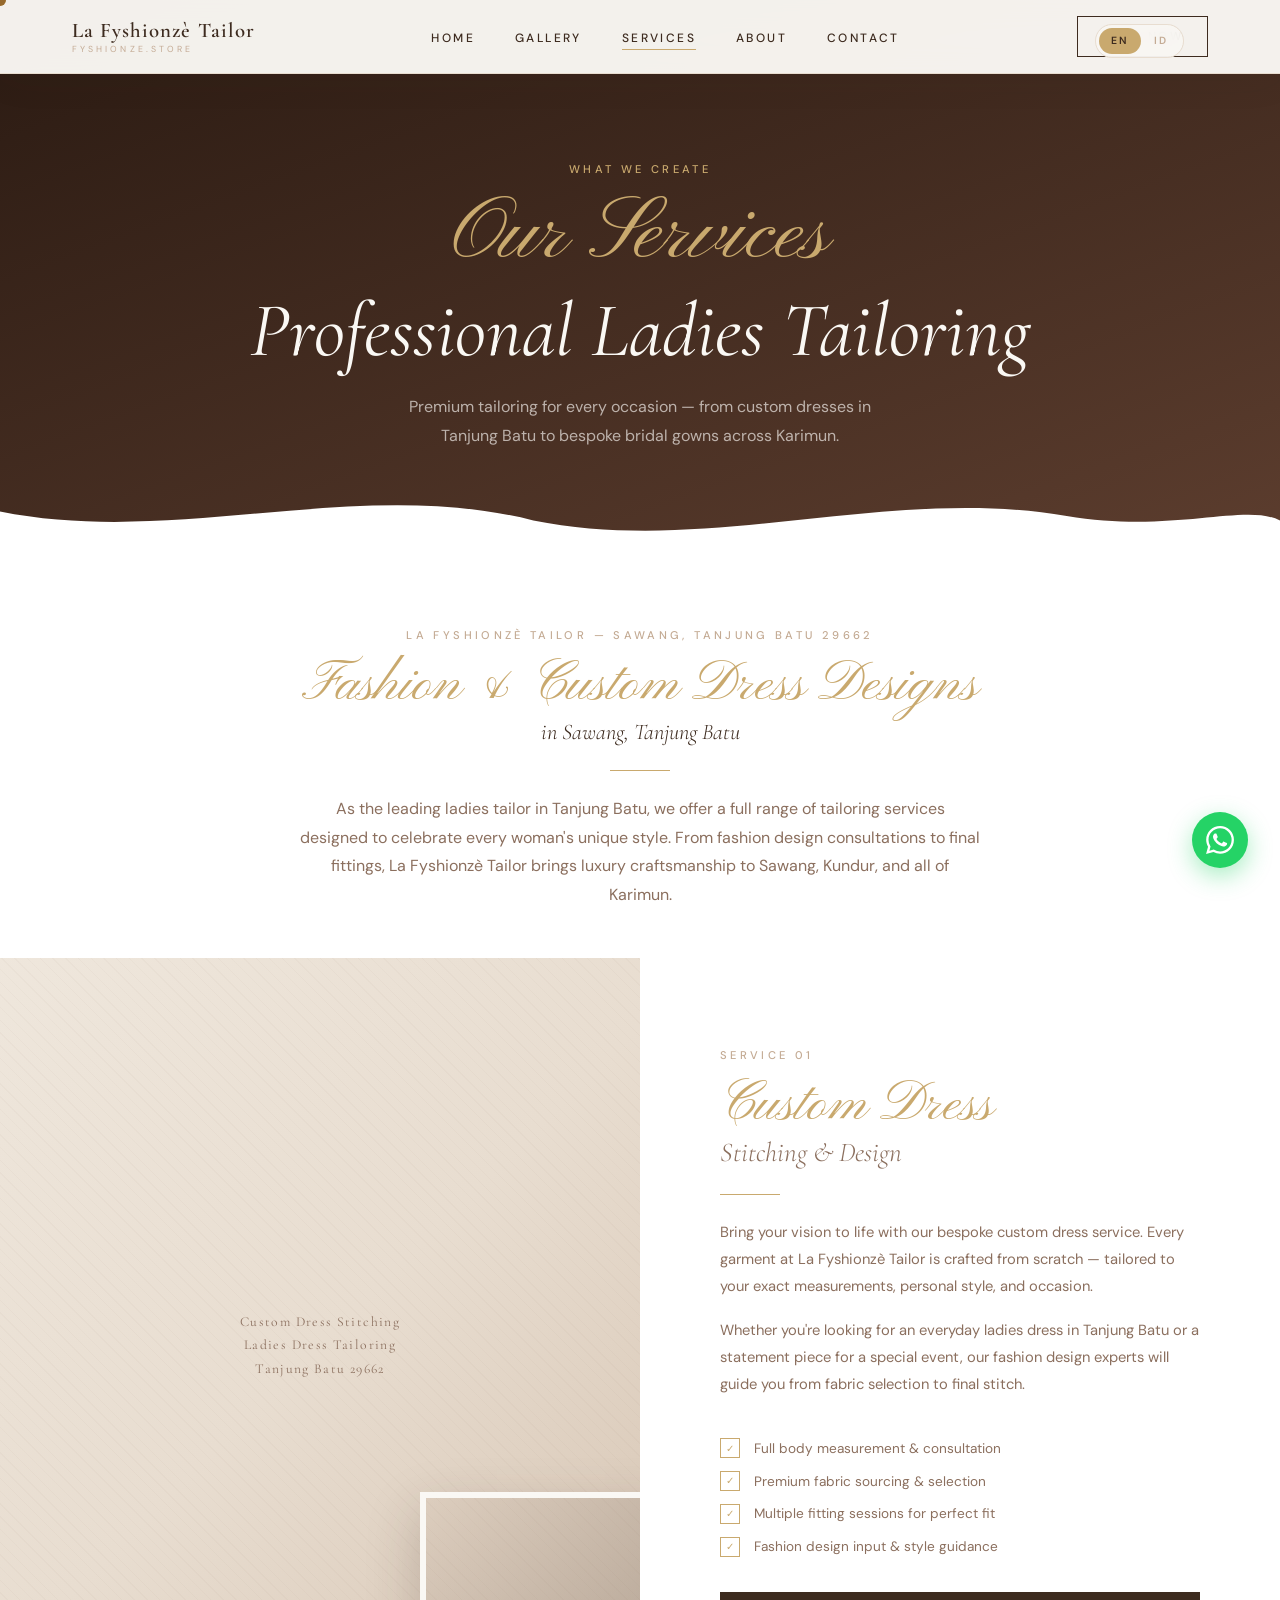
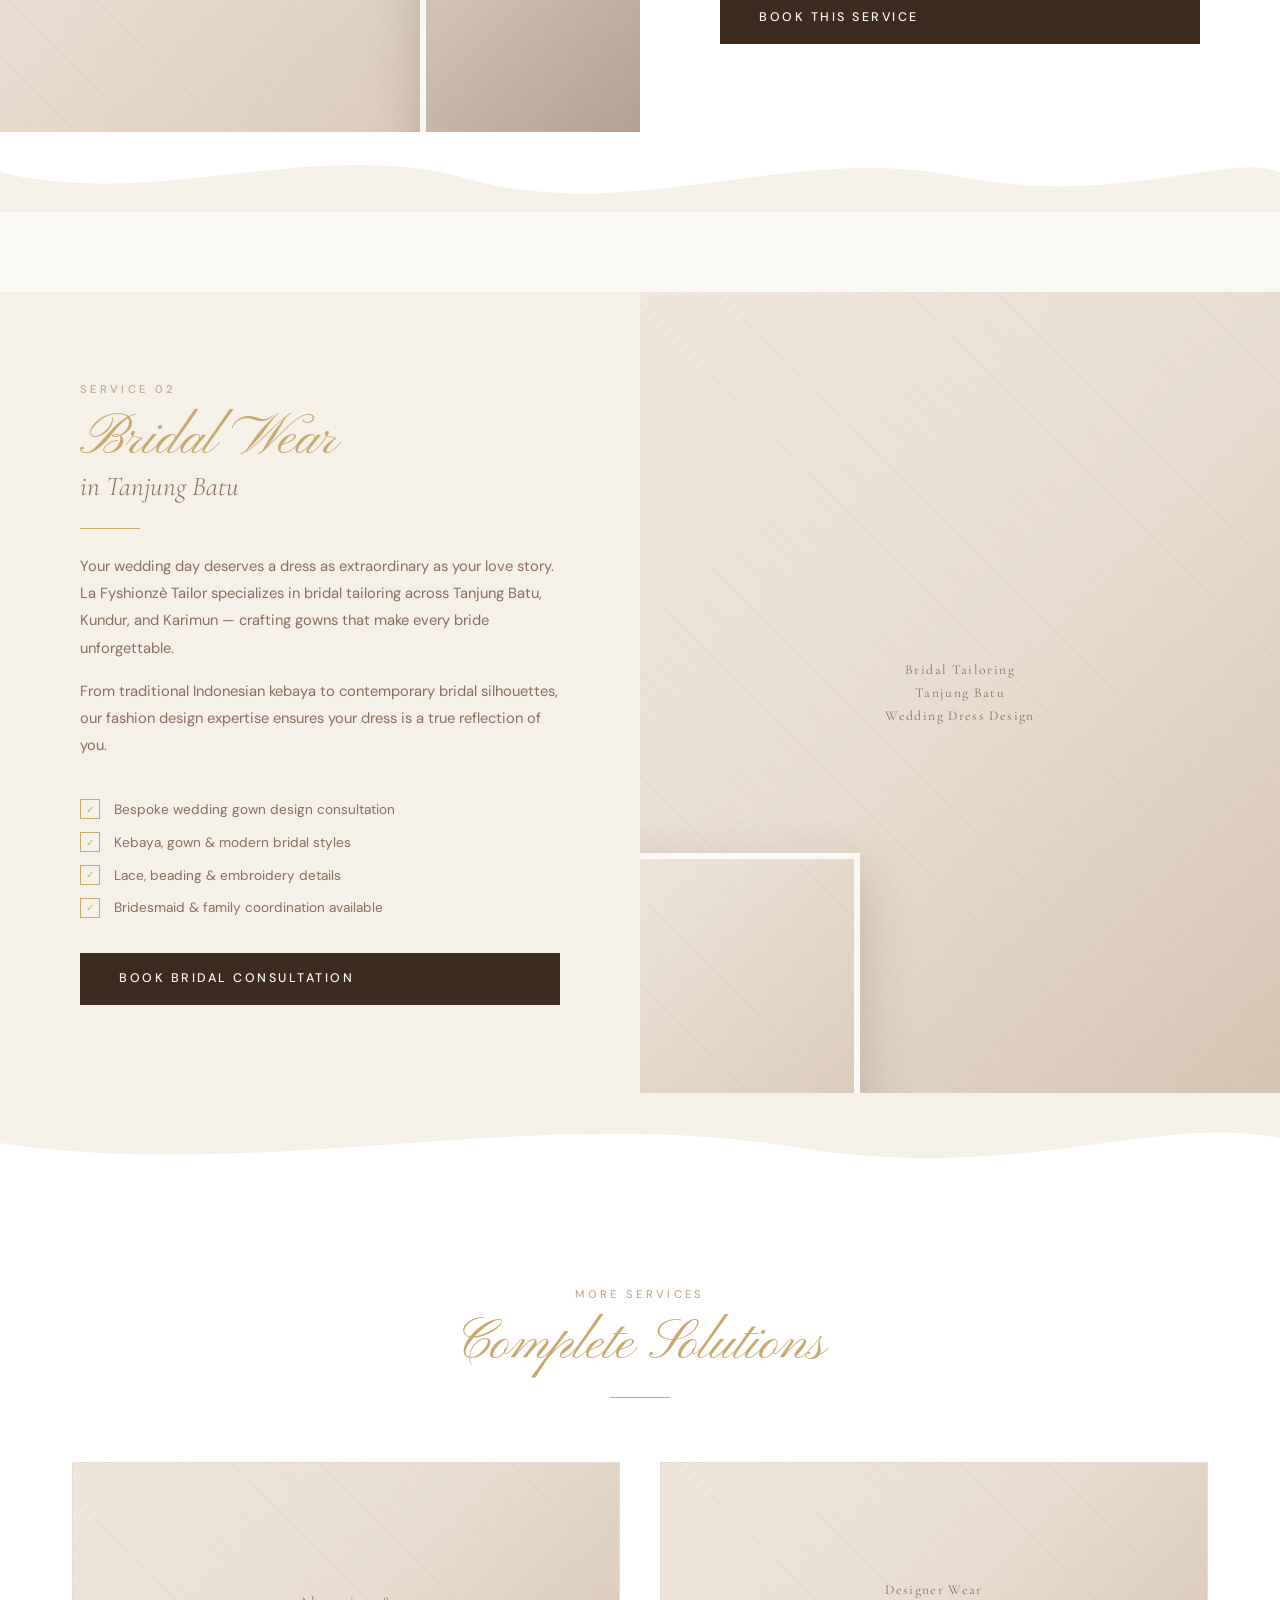
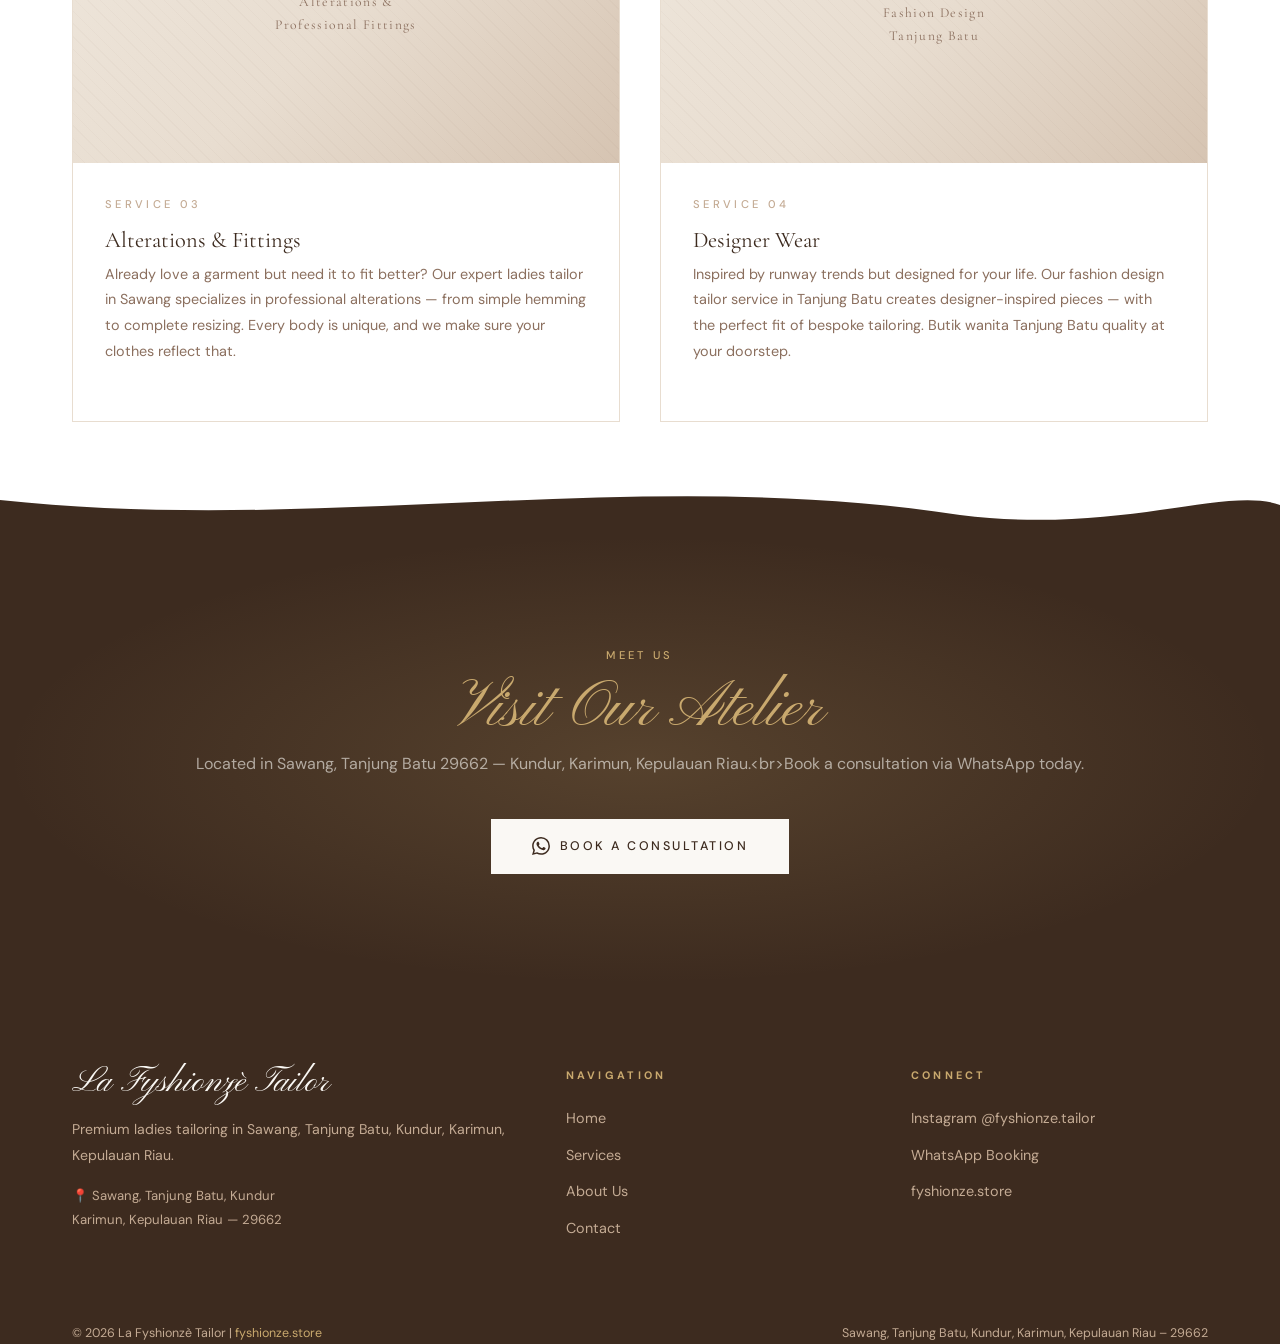
<file: services.html>
<!DOCTYPE html>
<html lang="id">
<head>
  <meta charset="UTF-8">
  <meta name="viewport" content="width=device-width, initial-scale=1.0">
  <title>Tailoring Services in Tanjung Batu | Custom Dresses | fyshionze.store</title>
  <meta name="description" content="Layanan jahit premium di Tanjung Batu: custom dress, bridal tailoring, alterations, dan designer wear. Ladies tailor terbaik di Sawang, Tanjung Batu 29662 — La Fyshionzè Tailor.">
  <meta name="robots" content="index, follow">
  <link rel="canonical" href="https://fyshionze.store/services.html">
  <link rel="stylesheet" href="style.css">

  <style>
    /* ── SERVICES PAGE ONLY ── */

    .service-split {
      display: grid;
      grid-template-columns: 1fr 1fr;
      align-items: stretch;
      position: relative;
    }
    .service-split-img {
      position: relative;
      overflow: hidden;
    }
    .service-split-img .img-placeholder {
      height: 100%;
      min-height: 600px;
      transition: transform 0.9s cubic-bezier(0.25, 0.46, 0.45, 0.94);
    }
    .service-split:hover .service-split-img .img-placeholder {
      transform: scale(1.04);
    }

    .service-peek-img {
      position: absolute;
      bottom: -80px;
      right: -40px;
      width: 260px;
      height: 320px;
      z-index: 10;
      border: 6px solid var(--ivory);
      box-shadow: 0 20px 50px rgba(61,43,31,0.22);
      overflow: hidden;
      transition: transform 0.6s cubic-bezier(0.25, 0.46, 0.45, 0.94);
    }
    .service-peek-img:hover { transform: translateY(-8px) rotate(-1deg); }
    .service-peek-img .img-placeholder { height: 100%; }

    /* Reverse: image goes right, text left */
    .service-split.reverse .service-split-img { order: 2; }
    .service-split.reverse .service-split-body { order: 1; }
    .service-split.reverse .service-peek-img { right: auto; left: -40px; }

    .service-split-body {
      padding: 5.5rem 5rem;
      display: flex;
      flex-direction: column;
      justify-content: center;
      background: var(--white);
    }
    .service-split.bg-cream .service-split-body { background: var(--cream); }

    .service-split-body > p {
      max-width: 500px;
      font-size: 0.92rem;
      line-height: 1.85;
      color: var(--brown);
      margin-bottom: 1rem;
    }
    .service-split-body h2 {
      font-family: var(--serif);
      font-size: clamp(1.15rem, 2.2vw, 1.7rem);
      font-weight: 300;
      font-style: italic;
      color: var(--brown);
      margin-top: -0.25rem;
      line-height: 1.3;
    }

    .service-split-body ul {
      margin: 1.5rem 0 2.2rem;
      display: flex;
      flex-direction: column;
      gap: 0.8rem;
    }
    .service-split-body ul li {
      display: flex;
      align-items: center;
      gap: 0.85rem;
      font-family: var(--sans);
      font-size: 0.85rem;
      color: var(--brown);
      line-height: 1.4;
    }
    .service-split-body ul li .check {
      flex-shrink: 0;
      width: 20px; height: 20px;
      border: 1px solid var(--gold);
      display: flex; align-items: center; justify-content: center;
      font-size: 0.6rem;
      color: var(--gold);
    }

    .service-wave { line-height: 0; position: relative; z-index: 5; }
    .service-wave svg { display: block; width: 100%; height: 80px; }

    .card-duo {
      display: grid;
      grid-template-columns: 1fr 1fr;
      gap: 2.5rem;
    }

    .section-wave-bottom {
      position: absolute;
      bottom: -1px; left: 0; right: 0;
      line-height: 0;
    }
    .section-wave-bottom svg { display: block; width: 100%; height: 70px; }

    .cta-banner .script-text {
      color: var(--gold);
      font-size: clamp(2.2rem, 5vw, 4rem);
      display: block;
      margin-bottom: 0.5rem;
    }

    @media (max-width: 900px) {
      .service-split,
      .service-split.reverse { grid-template-columns: 1fr; }
      .service-split.reverse .service-split-img,
      .service-split.reverse .service-split-body { order: unset; }
      .service-peek-img { display: none; }
      .service-split-body { padding: 3.5rem 2rem; }
      .service-split-img .img-placeholder { min-height: 380px; }
      .service-split-body > p { max-width: 100%; }
      .card-duo { grid-template-columns: 1fr; }
    }
    @media (max-width: 480px) {
      .service-split-body { padding: 2.5rem 1.2rem; }
    }
  </style>
</head>
<body class="loading">

  <div class="custom-cursor" id="cursor" aria-hidden="true"></div>

  <div id="loader" aria-hidden="true">
    <div class="loader-needle"></div>
    <div class="loader-brand">
      <span class="script">La Fyshionzè</span>
      <span class="sub">Services · fyshionze.store</span>
    </div>
    <svg class="loader-wave" viewBox="0 0 400 20" xmlns="http://www.w3.org/2000/svg">
      <path d="M0,10 Q50,5 100,10 T200,10 Q250,15 300,10 T400,10" stroke="var(--gold)" stroke-width="3" fill="none" stroke-linecap="round">
        <animate attributeName="stroke-dasharray" values="0,400;200,200;400,0" dur="2.2s" repeatCount="indefinite" />
      </path>
    </svg>
  </div>

  <div class="lang-toggle solid-bg" role="group" aria-label="Language selector">
    <button class="lang-btn active" data-lang="en">EN</button>
    <button class="lang-btn" data-lang="id">ID</button>
  </div>

  <!-- ── NAVBAR ── -->
  <nav class="navbar transparent" role="navigation" aria-label="Main navigation">
    <div class="container">
      <div class="nav-inner">
        <a href="index.html" class="nav-logo" aria-label="La Fyshionzè Tailor Home">
          La Fyshionzè Tailor
          <span>fyshionze.store</span>
        </a>
        <ul class="nav-links" role="list">
          <li><a href="index.html" class="Home" data-en="Home" data-id="Beranda">Home</a></li>
          <li><a href="gallery.html" class="Gallery" data-en="Gallery" data-id="Desain">Gallery</a></li>
          <li><a href="services.html" data-en="Services" data-id="Layanan">Services</a></li>
          <li><a href="about.html" data-en="About" data-id="Tentang">About</a></li>
          <li><a href="contact.html" data-en="Contact" data-id="Kontak">Contact</a></li>
        </ul>
        <a href="https://wa.me/6281234567890" class="nav-cta" data-wa data-en="Book Now" data-id="Pesan Sekarang">Book Now</a>
        <button class="hamburger" aria-label="Toggle menu" aria-expanded="false">
          <span></span><span></span><span></span>
        </button>
      </div>
    </div>
  </nav>

  <div class="mobile-menu" role="dialog" aria-label="Mobile navigation">
    <a href="index.html" data-en="Home" data-id="Beranda">Home</a>
    <a href="services.html" data-en="Services" data-id="Layanan">Services</a>
    <a href="about.html" data-en="About" data-id="Tentang">About</a>
    <a href="contact.html" data-en="Contact" data-id="Kontak">Contact</a>
    <a href="https://wa.me/6281234567890" data-wa style="color:var(--gold);" data-en="Book via WhatsApp" data-id="Pesan via WhatsApp">Book via WhatsApp</a>
  </div>

  <main>

    <!-- PAGE HERO -->
    <section class="page-hero" aria-label="Services hero">
      <div style="position:absolute;inset:0;background:linear-gradient(160deg,#2a1a12 0%,#5c3d2e 100%);"></div>
      <div class="container">
        <span class="eyebrow" style="color:var(--gold);" data-en="What We Create" data-id="Yang Kami Ciptakan">What We Create</span>
        <span class="script-text" style="font-size:clamp(3rem,7vw,5.5rem);" data-en="Our Services" data-id="Layanan Kami">Our Services</span>
        <h1 data-en="Professional Ladies Tailoring" data-id="Jahit Wanita Profesional">Professional Ladies Tailoring</h1>
        <p data-en="Premium tailoring for every occasion — from custom dresses in Tanjung Batu to bespoke bridal gowns across Karimun." data-id="Jahit premium untuk setiap kesempatan — dari gaun kustom di Tanjung Batu hingga gaun pengantin bespoke di seluruh Karimun.">Premium tailoring for every occasion — from custom dresses in Tanjung Batu to bespoke bridal gowns across Karimun.</p>
      </div>
      <div class="page-hero-wave" aria-hidden="true">
        <svg viewBox="0 0 1440 80" preserveAspectRatio="none" xmlns="http://www.w3.org/2000/svg">
          <path d="M0,40 C200,80 400,0 600,50 C800,90 1000,10 1200,45 C1320,65 1400,30 1440,50 L1440,80 L0,80 Z" fill="#ffffff"/>
        </svg>
      </div>
    </section>

    <!-- INTRO -->
    <section style="padding:5rem 0 3rem;background:var(--white);" aria-label="Services introduction">
      <div class="container text-center">
        <div class="fade-in" style="max-width:680px;margin:0 auto;">
          <span class="eyebrow" data-en="La Fyshionzè Tailor — Sawang, Tanjung Batu 29662" data-id="La Fyshionzè Tailor — Sawang, Tanjung Batu 29662">La Fyshionzè Tailor — Sawang, Tanjung Batu 29662</span>
          <span class="script-text" data-en="Fashion & Custom Dress Designs" data-id="Desain Gaun Fashion & Kustom">Fashion &amp; Custom Dress Designs</span>
          <h2 style="font-weight:300;font-style:italic;font-size:clamp(1rem,2vw,1.4rem);margin-top:0.2rem;" data-en="in Sawang, Tanjung Batu" data-id="di Sawang, Tanjung Batu">in Sawang, Tanjung Batu</h2>
          <div class="divider"></div>
          <p data-en="As the leading ladies tailor in Tanjung Batu, we offer a full range of tailoring services designed to celebrate every woman's unique style. From fashion design consultations to final fittings, La Fyshionzè Tailor brings luxury craftsmanship to Sawang, Kundur, and all of Karimun." data-id="Sebagai penjahit wanita terkemuka di Tanjung Batu, kami menawarkan layanan jahit lengkap yang dirancang untuk merayakan gaya unik setiap wanita. Dari konsultasi desain fashion hingga fitting akhir, La Fyshionzè Tailor menghadirkan kerajinan mewah ke Sawang, Kundur, dan seluruh Karimun.">As the leading ladies tailor in Tanjung Batu, we offer a full range of tailoring services designed to celebrate every woman's unique style. From fashion design consultations to final fittings, La Fyshionzè Tailor brings luxury craftsmanship to Sawang, Kundur, and all of Karimun.</p>
        </div>
      </div>
    </section>

    <!-- SERVICE 1: CUSTOM DRESS -->
    <section class="service-split" aria-labelledby="s1">
      <div class="service-split-img fade-in-left">
        <div class="img-placeholder" style="height:100%;min-height:600px;">
          <div class="img-label">Custom Dress Stitching<br>Ladies Dress Tailoring<br>Tanjung Batu 29662</div>
        </div>
        <div class="service-peek-img">
          <div class="img-placeholder" style="height:100%;background:linear-gradient(135deg,var(--taupe),var(--espresso));">
            <div class="img-label" style="font-size:0.72rem;">Fabric<br>Selection</div>
          </div>
        </div>
      </div>
      <div class="service-split-body fade-in-right">
        <span class="eyebrow" data-en="Service 01" data-id="Layanan 01">Service 01</span>
        <span class="script-text" data-en="Custom Dress" data-id="Gaun Kustom">Custom Dress</span>
        <h2 id="s1" data-en="Stitching & Design" data-id="Jahit & Desain">Stitching &amp; Design</h2>
        <div class="divider divider-left"></div>
        <p data-en="Bring your vision to life with our bespoke custom dress service. Every garment at La Fyshionzè Tailor is crafted from scratch — tailored to your exact measurements, personal style, and occasion." data-id="Wujudkan visi Anda dengan layanan gaun kustom bespoke kami. Setiap pakaian di La Fyshionzè Tailor dibuat dari awal — disesuaikan dengan ukuran tepat, gaya pribadi, dan kesempatan Anda.">Bring your vision to life with our bespoke custom dress service. Every garment at La Fyshionzè Tailor is crafted from scratch — tailored to your exact measurements, personal style, and occasion.</p>
        <p data-en="Whether you're looking for an everyday ladies dress in Tanjung Batu or a statement piece for a special event, our fashion design experts will guide you from fabric selection to final stitch." data-id="Baik Anda mencari gaun wanita sehari-hari di Tanjung Batu atau busana istimewa untuk acara khusus, ahli desain fashion kami akan membimbing Anda dari pemilihan kain hingga jahitan terakhir.">Whether you're looking for an everyday ladies dress in Tanjung Batu or a statement piece for a special event, our fashion design experts will guide you from fabric selection to final stitch.</p>
        <ul>
          <li><span class="check">✓</span><span data-en="Full body measurement &amp; consultation" data-id="Pengukuran seluruh badan &amp; konsultasi">Full body measurement &amp; consultation</span></li>
          <li><span class="check">✓</span><span data-en="Premium fabric sourcing &amp; selection" data-id="Pengadaan &amp; pemilihan kain premium">Premium fabric sourcing &amp; selection</span></li>
          <li><span class="check">✓</span><span data-en="Multiple fitting sessions for perfect fit" data-id="Sesi fitting berulang untuk ukuran sempurna">Multiple fitting sessions for perfect fit</span></li>
          <li><span class="check">✓</span><span data-en="Fashion design input &amp; style guidance" data-id="Masukan desain fashion &amp; panduan gaya">Fashion design input &amp; style guidance</span></li>
        </ul>
        <a href="contact.html" class="btn btn-dark" data-en="Book This Service" data-id="Pesan Layanan Ini">Book This Service</a>
      </div>
    </section>

    <!-- WAVE: white to cream -->
    <div class="service-wave" style="background:var(--cream);" aria-hidden="true">
      <svg viewBox="0 0 1440 80" preserveAspectRatio="none" xmlns="http://www.w3.org/2000/svg">
        <path d="M0,40 C180,80 360,0 540,50 C720,90 900,10 1080,45 C1260,75 1380,20 1440,40 L1440,0 L0,0 Z" fill="#ffffff"/>
      </svg>
    </div>

    <!-- SERVICE 2: BRIDAL -->
    <section class="service-split reverse bg-cream" style="padding-top:5rem;" aria-labelledby="s2">
      <div class="service-split-img fade-in-right">
        <div class="img-placeholder" style="height:100%;min-height:600px;">
          <div class="img-label">Bridal Tailoring<br>Tanjung Batu<br>Wedding Dress Design</div>
        </div>
        <div class="service-peek-img">
          <div class="img-placeholder" style="height:100%;background:linear-gradient(135deg,var(--sand),var(--taupe));">
            <div class="img-label" style="font-size:0.72rem;">Lace<br>Detail</div>
          </div>
        </div>
      </div>
      <div class="service-split-body fade-in-left">
        <span class="eyebrow" data-en="Service 02" data-id="Layanan 02">Service 02</span>
        <span class="script-text" data-en="Bridal Wear" data-id="Busana Pengantin">Bridal Wear</span>
        <h2 id="s2" data-en="in Tanjung Batu" data-id="di Tanjung Batu">in Tanjung Batu</h2>
        <div class="divider divider-left"></div>
        <p data-en="Your wedding day deserves a dress as extraordinary as your love story. La Fyshionzè Tailor specializes in bridal tailoring across Tanjung Batu, Kundur, and Karimun — crafting gowns that make every bride unforgettable." data-id="Hari pernikahan Anda layak mendapat gaun setakjub kisah cinta Anda. La Fyshionzè Tailor spesialis jahit pengantin di Tanjung Batu, Kundur, dan Karimun — menciptakan gaun yang membuat setiap pengantin tak terlupakan.">Your wedding day deserves a dress as extraordinary as your love story. La Fyshionzè Tailor specializes in bridal tailoring across Tanjung Batu, Kundur, and Karimun — crafting gowns that make every bride unforgettable.</p>
        <p data-en="From traditional Indonesian kebaya to contemporary bridal silhouettes, our fashion design expertise ensures your dress is a true reflection of you." data-id="Dari kebaya Indonesia tradisional hingga siluet pengantin kontemporer, keahlian desain fashion kami memastikan gaun Anda adalah cerminan sejati diri Anda.">From traditional Indonesian kebaya to contemporary bridal silhouettes, our fashion design expertise ensures your dress is a true reflection of you.</p>
        <ul>
          <li><span class="check">✓</span><span data-en="Bespoke wedding gown design consultation" data-id="Konsultasi desain gaun pengantin bespoke">Bespoke wedding gown design consultation</span></li>
          <li><span class="check">✓</span><span data-en="Kebaya, gown &amp; modern bridal styles" data-id="Kebaya, gaun &amp; gaya pengantin modern">Kebaya, gown &amp; modern bridal styles</span></li>
          <li><span class="check">✓</span><span data-en="Lace, beading &amp; embroidery details" data-id="Detail renda, payet &amp; bordir">Lace, beading &amp; embroidery details</span></li>
          <li><span class="check">✓</span><span data-en="Bridesmaid &amp; family coordination available" data-id="Koordinasi gaun pengiring &amp; keluarga tersedia">Bridesmaid &amp; family coordination available</span></li>
        </ul>
        <a href="contact.html" class="btn btn-dark" data-en="Book Bridal Consultation" data-id="Pesan Konsultasi Pengantin">Book Bridal Consultation</a>
      </div>
    </section>

    <!-- WAVE: cream to white -->
    <div class="service-wave" style="background:var(--white);" aria-hidden="true">
      <svg viewBox="0 0 1440 80" preserveAspectRatio="none" xmlns="http://www.w3.org/2000/svg">
        <path d="M0,50 C300,90 600,10 900,55 C1150,90 1300,20 1440,45 L1440,0 L0,0 Z" fill="#f5f0e8"/>
      </svg>
    </div>

    <!-- SERVICES 3 & 4 -->
    <section class="section-pad" style="background:var(--white);position:relative;" aria-label="More services">
      <div class="container">
        <div class="text-center fade-in" style="margin-bottom:4rem;">
          <span class="eyebrow" data-en="More Services" data-id="Layanan Lainnya">More Services</span>
          <span class="script-text" data-en="Complete Solutions" data-id="Solusi Lengkap">Complete Solutions</span>
          <div class="divider"></div>
        </div>
        <div class="card-duo">
          <article class="service-card fade-in fade-in-delay-1">
            <div class="service-card-img">
              <div class="img-placeholder" style="height:100%;">
                <div class="img-label">Alterations &amp;<br>Professional Fittings</div>
              </div>
            </div>
            <div class="service-card-body">
              <span class="eyebrow" data-en="Service 03" data-id="Layanan 03">Service 03</span>
              <h3 data-en="Alterations & Fittings" data-id="Ubah Ukuran & Fitting">Alterations &amp; Fittings</h3>
              <p data-en="Already love a garment but need it to fit better? Our expert ladies tailor in Sawang specializes in professional alterations — from simple hemming to complete resizing. Every body is unique, and we make sure your clothes reflect that." data-id="Sudah mencintai pakaian tapi perlu ukuran yang lebih pas? Penjahit wanita ahli kami di Sawang spesialis ubah ukuran profesional — dari hemming sederhana hingga perubahan ukuran lengkap. Setiap tubuh unik, dan kami memastikan pakaian Anda mencerminkan itu.">Already love a garment but need it to fit better? Our expert ladies tailor in Sawang specializes in professional alterations — from simple hemming to complete resizing. Every body is unique, and we make sure your clothes reflect that.</p>
            </div>
          </article>
          <article class="service-card fade-in fade-in-delay-2">
            <div class="service-card-img">
              <div class="img-placeholder" style="height:100%;">
                <div class="img-label">Designer Wear<br>Fashion Design<br>Tanjung Batu</div>
              </div>
            </div>
            <div class="service-card-body">
              <span class="eyebrow" data-en="Service 04" data-id="Layanan 04">Service 04</span>
              <h3 data-en="Designer Wear" data-id="Busana Desainer">Designer Wear</h3>
              <p data-en="Inspired by runway trends but designed for your life. Our fashion design tailor service in Tanjung Batu creates designer-inspired pieces — with the perfect fit of bespoke tailoring. Butik wanita Tanjung Batu quality at your doorstep." data-id="Terinspirasi tren runway tapi dirancang untuk kehidupan Anda. Layanan jahit desainer kami di Tanjung Batu menciptakan karya berinspirasikan desainer — dengan ukuran sempurna jahit bespoke. Kualitas butik wanita Tanjung Batu di depan pintu Anda.">Inspired by runway trends but designed for your life. Our fashion design tailor service in Tanjung Batu creates designer-inspired pieces — with the perfect fit of bespoke tailoring. Quality at your doorstep.</p>
            </div>
          </article>
        </div>
      </div>
      <div class="section-wave-bottom" aria-hidden="true">
        <svg viewBox="0 0 1440 70" preserveAspectRatio="none" xmlns="http://www.w3.org/2000/svg">
          <path d="M0,35 C360,70 720,0 1080,50 C1260,70 1380,20 1440,40 L1440,70 L0,70 Z" fill="#3d2b1f"/>
        </svg>
      </div>
    </section>

    <!-- CTA -->
    <section class="cta-banner" aria-label="Call to action">
      <div class="container" style="position:relative;z-index:1;">
        <span class="eyebrow" style="color:var(--gold);" data-en="Meet Us" data-id="Temui Kami">Meet Us</span>
        <span class="script-text" style="font-size:clamp(2rem,5vw,4rem);display:block;margin-bottom:0.5rem;" data-en="Visit Our Atelier" data-id="Kunjungi Atelier Kami">Visit Our Atelier</span>
        <p data-en="Located in Sawang, Tanjung Batu 29662 — Kundur, Karimun, Kepulauan Riau.<br>Book a consultation via WhatsApp today." data-id="Berlokasi di Sawang, Tanjung Batu 29662 — Kundur, Karimun, Kepulauan Riau.<br>Pesan konsultasi via WhatsApp hari ini.">Located in Sawang, Tanjung Batu 29662 — Kundur, Karimun, Kepulauan Riau.<br>Book a consultation via WhatsApp today.</p>
        <a href="https://wa.me/6281234567890" class="btn-ivory" data-wa>
          <svg width="18" height="18" viewBox="0 0 24 24" fill="var(--espresso)" aria-hidden="true"><path d="M17.472 14.382c-.297-.149-1.758-.867-2.03-.967-.273-.099-.471-.148-.67.15-.197.297-.767.966-.94 1.164-.173.199-.347.223-.644.075-.297-.15-1.255-.463-2.39-1.475-.883-.788-1.48-1.761-1.653-2.059-.173-.297-.018-.458.13-.606.134-.133.298-.347.446-.52.149-.174.198-.298.298-.497.099-.198.05-.371-.025-.52-.075-.149-.669-1.612-.916-2.207-.242-.579-.487-.5-.669-.51-.173-.008-.371-.01-.57-.01-.198 0-.52.074-.792.372-.272.297-1.04 1.016-1.04 2.479 0 1.462 1.065 2.875 1.213 3.074.149.198 2.096 3.2 5.077 4.487.709.306 1.262.489 1.694.625.712.227 1.36.195 1.871.118.571-.085 1.758-.719 2.006-1.413.248-.694.248-1.289.173-1.413-.074-.124-.272-.198-.57-.347m-5.421 7.403h-.004a9.87 9.87 0 01-5.031-1.378l-.361-.214-3.741.982.998-3.648-.235-.374a9.86 9.86 0 01-1.51-5.26c.001-5.45 4.436-9.884 9.888-9.884 2.64 0 5.122 1.03 6.988 2.898a9.825 9.825 0 012.893 6.994c-.003 5.45-4.437 9.884-9.885 9.884m8.413-18.297A11.815 11.815 0 0012.05 0C5.495 0 .16 5.335.157 11.892c0 2.096.547 4.142 1.588 5.945L.057 24l6.305-1.654a11.882 11.882 0 005.683 1.448h.005c6.554 0 11.89-5.335 11.893-11.893a11.821 11.821 0 00-3.48-8.413z"/></svg>
          <span data-en="Book a Consultation" data-id="Pesan Konsultasi">Book a Consultation</span>
        </a>
      </div>
    </section>
  </main>

  <!-- FOOTER -->
  <footer role="contentinfo">
    <div class="container">
      <div class="footer-grid">
        <div class="footer-brand">
          <div class="logo-text">La Fyshionzè Tailor</div>
          <p data-en="Premium ladies tailoring in Sawang, Tanjung Batu, Kundur, Karimun, Kepulauan Riau." data-id="Jahit wanita premium di Sawang, Tanjung Batu, Kundur, Karimun, Kepulauan Riau.">Premium ladies tailoring in Sawang, Tanjung Batu, Kundur, Karimun, Kepulauan Riau.</p>
          <p style="margin-top:1rem;font-size:0.82rem;">📍 Sawang, Tanjung Batu, Kundur<br>Karimun, Kepulauan Riau — 29662</p>
        </div>
        <div class="footer-col">
          <h5 data-en="Navigation" data-id="Navigasi">Navigation</h5>
          <ul>
            <li><a href="index.html" data-en="Home" data-id="Beranda">Home</a></li>
            <li><a href="services.html" data-en="Services" data-id="Layanan">Services</a></li>
            <li><a href="about.html" data-en="About Us" data-id="Tentang Kami">About Us</a></li>
            <li><a href="contact.html" data-en="Contact" data-id="Kontak">Contact</a></li>
          </ul>
        </div>
        <div class="footer-col">
          <h5 data-en="Connect" data-id="Hubungi">Connect</h5>
          <ul>
            <li><a href="https://www.instagram.com/fyshionze.tailor" target="_blank" rel="noopener">Instagram @fyshionze.tailor</a></li>
            <li><a href="https://wa.me/6281234567890" data-wa data-en="WhatsApp Booking" data-id="Pesan via WhatsApp">WhatsApp Booking</a></li>
            <li><a href="https://fyshionze.store">fyshionze.store</a></li>
          </ul>
        </div>
      </div>
      <div class="footer-bottom">
        <span>© 2026 La Fyshionzè Tailor | <a href="https://fyshionze.store" style="color:var(--gold);">fyshionze.store</a></span>
        <span>Sawang, Tanjung Batu, Kundur, Karimun, Kepulauan Riau – 29662</span>
      </div>
    </div>
  </footer>

  <a href="https://wa.me/6281234567890" class="wa-float" data-wa aria-label="Chat on WhatsApp">
    <svg viewBox="0 0 24 24" fill="white" aria-hidden="true"><path d="M17.472 14.382c-.297-.149-1.758-.867-2.03-.967-.273-.099-.471-.148-.67.15-.197.297-.767.966-.94 1.164-.173.199-.347.223-.644.075-.297-.15-1.255-.463-2.39-1.475-.883-.788-1.48-1.761-1.653-2.059-.173-.297-.018-.458.13-.606.134-.133.298-.347.446-.52.149-.174.198-.298.298-.497.099-.198.05-.371-.025-.52-.075-.149-.669-1.612-.916-2.207-.242-.579-.487-.5-.669-.51-.173-.008-.371-.01-.57-.01-.198 0-.52.074-.792.372-.272.297-1.04 1.016-1.04 2.479 0 1.462 1.065 2.875 1.213 3.074.149.198 2.096 3.2 5.077 4.487.709.306 1.262.489 1.694.625.712.227 1.36.195 1.871.118.571-.085 1.758-.719 2.006-1.413.248-.694.248-1.289.173-1.413-.074-.124-.272-.198-.57-.347m-5.421 7.403h-.004a9.87 9.87 0 01-5.031-1.378l-.361-.214-3.741.982.998-3.648-.235-.374a9.86 9.86 0 01-1.51-5.26c.001-5.45 4.436-9.884 9.888-9.884 2.64 0 5.122 1.03 6.988 2.898a9.825 9.825 0 012.893 6.994c-.003 5.45-4.437 9.884-9.885 9.884m8.413-18.297A11.815 11.815 0 0012.05 0C5.495 0 .16 5.335.157 11.892c0 2.096.547 4.142 1.588 5.945L.057 24l6.305-1.654a11.882 11.882 0 005.683 1.448h.005c6.554 0 11.89-5.335 11.893-11.893a11.821 11.821 0 00-3.48-8.413z"/></svg>
  </a>

  <script src="script.js" defer></script>
</body>
</html>
</file>
<file: style.css>
/* ═══════════════════════════════════════════
   La Fyshionzè Tailor — Global Stylesheet v2
   Luxury Minimalist Fashion Aesthetic
   ═══════════════════════════════════════════ */

@import url('https://fonts.googleapis.com/css2?family=Cormorant+Garamond:ital,wght@0,300;0,400;0,500;0,600;1,300;1,400;1,600&family=DM+Sans:ital,wght@0,300;0,400;0,500;1,300&family=Pinyon+Script&display=swap');

/* ── CSS Variables ── */
:root {
  --ivory:     #faf8f4;
  --cream:     #f5f0e8;
  --sand:      #e8ddd0;
  --taupe:     #c4ab94;
  --brown:     #8b6f5e;
  --espresso:  #3d2b1f;
  --black:     #1a1410;
  --white:     #ffffff;
  --gold:      #c9a96e;
  --gold-lt:   #e8d5b0;
  --serif:     'Cormorant Garamond', Georgia, serif;
  --script:    'Pinyon Script', cursive;
  --sans:      'DM Sans', Helvetica, sans-serif;
  --transition: 0.55s cubic-bezier(0.25, 0.46, 0.45, 0.94);
  --fast:      0.28s ease;
  --bounce:    0.6s cubic-bezier(0.34, 1.56, 0.64, 1);
}

/* ── Reset & Base ── */
*, *::before, *::after { box-sizing: border-box; margin: 0; padding: 0; }
html { scroll-behavior: smooth; font-size: 16px; }
body {
  font-family: var(--sans);
  background: var(--ivory);
  color: var(--espresso);
  line-height: 1.7;
  overflow-x: hidden;
}
body.loading { overflow: hidden; }
img { display: block; max-width: 100%; height: auto; }
a { color: inherit; text-decoration: none; transition: color var(--fast); }
ul { list-style: none; }
button { cursor: pointer; border: none; background: none; font-family: inherit; }

/* ── Typography ── */
h1, h2, h3, h4 {
  font-family: var(--serif);
  font-weight: 400;
  line-height: 1.2;
  color: var(--espresso);
}
h1 { font-size: clamp(2.4rem, 6vw, 5rem); }
h2 { font-size: clamp(1.8rem, 4vw, 3.2rem); }
h3 { font-size: clamp(1.3rem, 2.5vw, 2rem); }
h4 { font-size: 1.1rem; letter-spacing: 0.1em; text-transform: uppercase; }
p  { font-size: 1rem; color: var(--brown); line-height: 1.8; }

.eyebrow {
  font-family: var(--sans);
  font-size: 0.7rem;
  font-weight: 500;
  letter-spacing: 0.3em;
  text-transform: uppercase;
  color: var(--taupe);
  display: block;
  margin-bottom: 0.8rem;
}

.script-text {
  font-family: var(--script);
  font-size: clamp(2rem, 5vw, 3.5rem);
  color: var(--gold);
  line-height: 1;
  display: block;
  margin-bottom: 0.3rem;
}

/* ── Layout Utilities ── */
.container { max-width: 1200px; margin: 0 auto; padding: 0 2rem; }
.section-pad { padding: 7rem 0; }
.text-center { text-align: center; }
.grid-2 { display: grid; grid-template-columns: 1fr 1fr; gap: 4rem; align-items: center; }
.grid-3 { display: grid; grid-template-columns: repeat(3, 1fr); gap: 2.5rem; }
.grid-4 { display: grid; grid-template-columns: repeat(4, 1fr); gap: 2rem; }

/* ── Divider ── */
.divider {
  width: 60px; height: 1px;
  background: var(--gold);
  margin: 1.5rem auto;
}
.divider-left { margin-left: 0; }

/* ── WAVE DIVIDERS ── */
.wave-divider { position: relative; overflow: hidden; line-height: 0; }
.wave-divider svg { display: block; width: 100%; height: 80px; }
.wave-top { margin-bottom: -1px; }
.wave-bottom { margin-top: -1px; }

/* ── LOADING SCREEN ── */
#loader {
  position: fixed;
  inset: 0;
  background: var(--espresso);
  z-index: 9999;
  display: flex;
  flex-direction: column;
  align-items: center;
  justify-content: center;
  gap: 2rem;
  transition: opacity 0.8s ease, visibility 0.8s ease;
}
#loader.hidden {
  opacity: 0;
  visibility: hidden;
  pointer-events: none;
}
.loader-brand {
  text-align: center;
  animation: loaderFadeIn 0.8s ease forwards;
}
.loader-brand .script {
  font-family: var(--script);
  font-size: 3.5rem;
  color: var(--gold);
  display: block;
  line-height: 1;
}
.loader-brand .sub {
  font-family: var(--sans);
  font-size: 0.65rem;
  letter-spacing: 0.4em;
  text-transform: uppercase;
  color: rgba(201,169,110,0.6);
  margin-top: 0.5rem;
}
.loader-line {
  width: 120px;
  height: 1px;
  background: rgba(201,169,110,0.2);
  position: relative;
  overflow: hidden;
}
.loader-line::after {
  content: '';
  position: absolute;
  top: 0; left: -100%;
  width: 100%; height: 100%;
  background: linear-gradient(90deg, transparent, var(--gold), transparent);
  animation: loaderSlide 1.5s ease-in-out infinite;
}
.loader-needle {
  width: 2px;
  height: 60px;
  background: linear-gradient(to bottom, transparent, var(--gold));
  animation: needleSway 1.2s ease-in-out infinite alternate;
  transform-origin: top center;
}
.loader-wave {
  position: absolute;
  bottom: 0; left: 0;
  width: 100%; height: 20px;
}
@keyframes loaderFadeIn {
  from { opacity: 0; transform: translateY(20px); }
  to   { opacity: 1; transform: translateY(0); }
}
@keyframes loaderSlide {
  0%   { left: -100%; }
  100% { left: 200%; }
}
@keyframes needleSway {
  from { transform: rotate(-15deg); }
  to   { transform: rotate(15deg); }
}

/* ── LANGUAGE TOGGLE ── */
.lang-toggle {
  position: fixed;
  top: 1.5rem;
  right: 6rem;
  z-index: 1001;
  display: flex;
  align-items: center;
  background: rgba(61,43,31,0.15);
  backdrop-filter: blur(8px);
  border: 1px solid rgba(201,169,110,0.3);
  border-radius: 100px;
  padding: 3px;
  transition: background var(--fast);
}
.lang-toggle.solid-bg {
  background: rgba(250,248,244,0.9);
  border-color: var(--sand);
}
.lang-btn {
  font-family: var(--sans);
  font-size: 0.65rem;
  font-weight: 600;
  letter-spacing: 0.15em;
  text-transform: uppercase;
  padding: 0.4rem 0.8rem;
  border-radius: 100px;
  color: rgba(250,248,244,0.7);
  transition: all var(--fast);
  cursor: pointer;
  border: none;
  background: none;
}
.lang-toggle.solid-bg .lang-btn { color: var(--taupe); }
.lang-btn.active { background: var(--gold); color: var(--espresso); }
.lang-toggle.solid-bg .lang-btn.active { color: var(--espresso); }
[data-lang] { transition: opacity 0.3s ease; }
[data-lang].lang-hidden { display: none; }

/* ── Buttons ── */
.btn {
  display: inline-flex;
  align-items: center;
  gap: 0.6rem;
  padding: 0.9rem 2.4rem;
  font-family: var(--sans);
  font-size: 0.78rem;
  font-weight: 500;
  letter-spacing: 0.2em;
  text-transform: uppercase;
  transition: var(--transition);
  position: relative;
  overflow: hidden;
}
.btn::after {
  content: '';
  position: absolute; inset: 0;
  background: rgba(255,255,255,0.1);
  transform: translateX(-100%);
  transition: transform var(--fast);
}
.btn:hover::after { transform: translateX(0); }

.btn-dark {
  background: var(--espresso);
  color: var(--ivory);
  border: 1px solid var(--espresso);
}
.btn-dark:hover {
  background: var(--black);
  border-color: var(--black);
  transform: translateY(-2px);
  box-shadow: 0 10px 30px rgba(61,43,31,0.25);
}
.btn-outline {
  background: transparent;
  color: var(--espresso);
  border: 1px solid var(--espresso);
}
.btn-outline:hover {
  background: var(--espresso);
  color: var(--ivory);
  transform: translateY(-2px);
}
.btn-wa {
  background: #25D366;
  color: white;
  border: 1px solid #25D366;
  border-radius: 2px;
}
.btn-wa:hover {
  background: #1ebe5d;
  transform: translateY(-3px);
  box-shadow: 0 12px 35px rgba(37,211,102,0.35);
}
.btn-wa svg { width: 18px; height: 18px; fill: white; }
.btn-ivory {
  background: var(--ivory);
  color: var(--espresso);
  border: 1px solid var(--ivory);
  display: inline-flex;
  align-items: center;
  gap: 0.6rem;
  padding: 1rem 2.5rem;
  font-family: var(--sans);
  font-size: 0.78rem;
  font-weight: 500;
  letter-spacing: 0.2em;
  text-transform: uppercase;
  transition: var(--transition);
}
.btn-ivory:hover {
  background: transparent;
  color: var(--ivory);
  transform: translateY(-2px);
}

/* ── NAVBAR ── */
.navbar {
  position: fixed;
  top: 0; left: 0; right: 0;
  z-index: 1000;
  padding: 1.4rem 0;
  transition: all 0.5s ease;
}
.navbar.transparent { background: transparent; }
.navbar.solid {
  background: rgba(250,248,244,0.97);
  backdrop-filter: blur(14px);
  -webkit-backdrop-filter: blur(14px);
  border-bottom: 1px solid var(--sand);
  padding: 1rem 0;
  box-shadow: 0 4px 40px rgba(61,43,31,0.07);
}
.nav-inner { display: flex; align-items: center; justify-content: space-between; }
.nav-logo {
  font-family: var(--serif);
  font-size: 1.3rem;
  font-weight: 600;
  color: var(--espresso);
  letter-spacing: 0.05em;
  line-height: 1.2;
}
.nav-logo span {
  display: block;
  font-size: 0.55rem;
  letter-spacing: 0.35em;
  font-weight: 400;
  color: var(--taupe);
  text-transform: uppercase;
  font-family: var(--sans);
}
.navbar.transparent .nav-logo { color: var(--ivory); }
.navbar.transparent .nav-logo span { color: rgba(250,248,244,0.6); }

.nav-links { display: flex; align-items: center; gap: 2.5rem; }
.nav-links a {
  font-family: var(--sans);
  font-size: 0.75rem;
  font-weight: 500;
  letter-spacing: 0.2em;
  text-transform: uppercase;
  color: var(--espresso);
  position: relative;
  transition: color var(--fast);
}
.nav-links a::after {
  content: '';
  position: absolute;
  bottom: -4px; left: 0;
  width: 0; height: 1px;
  background: var(--gold);
  transition: width var(--transition);
}
.nav-links a:hover::after,
.nav-links a.active::after { width: 100%; }
.navbar.transparent .nav-links a { color: var(--ivory); }
.navbar.transparent .nav-links a::after { background: var(--gold); }

.nav-cta {
  font-family: var(--sans);
  font-size: 0.72rem;
  letter-spacing: 0.2em;
  text-transform: uppercase;
  font-weight: 500;
  padding: 0.6rem 1.5rem;
  border: 1px solid var(--espresso);
  color: var(--espresso);
  transition: var(--transition);
}
.nav-cta:hover { background: var(--espresso); color: var(--ivory); transform: translateY(-1px); }
.navbar.transparent .nav-cta { border-color: rgba(250,248,244,0.6); color: var(--ivory); }
.navbar.transparent .nav-cta:hover { background: var(--ivory); color: var(--espresso); }

.hamburger {
  display: none;
  flex-direction: column;
  gap: 5px;
  cursor: pointer;
  padding: 4px;
}
.hamburger span {
  display: block; width: 24px; height: 1.5px;
  background: var(--espresso);
  transition: var(--transition);
}
.navbar.transparent .hamburger span { background: var(--ivory); }
.hamburger.open span:nth-child(1) { transform: rotate(45deg) translate(4.7px, 4.7px); }
.hamburger.open span:nth-child(2) { opacity: 0; }
.hamburger.open span:nth-child(3) { transform: rotate(-45deg) translate(4.7px, -4.7px); }

.mobile-menu {
  display: none;
  position: fixed;
  inset: 0;
  background: var(--ivory);
  z-index: 999;
  flex-direction: column;
  align-items: center;
  justify-content: center;
  gap: 2.5rem;
  opacity: 0;
  pointer-events: none;
  transition: opacity 0.4s ease;
}
.mobile-menu.open { opacity: 1; pointer-events: all; display: flex; }
.mobile-menu a {
  font-family: var(--serif);
  font-size: 2.5rem;
  color: var(--espresso);
  font-weight: 300;
  letter-spacing: 0.05em;
  transform: translateY(20px);
  opacity: 0;
  transition: transform 0.4s ease, opacity 0.4s ease, color var(--fast);
}
.mobile-menu.open a { opacity: 1; transform: translateY(0); }
.mobile-menu.open a:nth-child(1) { transition-delay: 0.05s; }
.mobile-menu.open a:nth-child(2) { transition-delay: 0.1s; }
.mobile-menu.open a:nth-child(3) { transition-delay: 0.15s; }
.mobile-menu.open a:nth-child(4) { transition-delay: 0.2s; }
.mobile-menu.open a:nth-child(5) { transition-delay: 0.25s; }
.mobile-menu a:hover { color: var(--brown); }

/* ── FOOTER ── */
footer {
  background: var(--espresso);
  color: var(--sand);
  padding: 5rem 0 0;
  position: relative;
}
.footer-grid {
  display: grid;
  grid-template-columns: 1.5fr 1fr 1fr;
  gap: 3rem;
  margin-bottom: 3rem;
}
.footer-brand .logo-text {
  font-family: var(--script);
  font-size: 2.2rem;
  color: var(--ivory);
  margin-bottom: 1rem;
  line-height: 1;
}
.footer-brand p { font-size: 0.88rem; line-height: 1.8; color: var(--taupe); }
.footer-col h5 {
  font-family: var(--sans);
  font-size: 0.68rem;
  letter-spacing: 0.3em;
  text-transform: uppercase;
  color: var(--gold);
  margin-bottom: 1.2rem;
}
.footer-col ul li { margin-bottom: 0.6rem; }
.footer-col ul li a { font-size: 0.9rem; color: var(--taupe); transition: color var(--fast); }
.footer-col ul li a:hover { color: var(--ivory); padding-left: 4px; }
.footer-bottom {
  padding-top: 1.5rem;
  display: flex;
  align-items: center;
  justify-content: space-between;
  font-size: 0.78rem;
  color: var(--taupe);
}
.social-links { display: flex; gap: 1rem; margin-top: 1.5rem; }
.social-links a {
  width: 36px; height: 36px;
  border: 1px solid rgba(196,171,148,0.3);
  display: flex; align-items: center; justify-content: center;
  color: var(--taupe);
  transition: var(--fast);
}
.social-links a:hover { border-color: var(--gold); color: var(--gold); transform: translateY(-2px); }

/* ── WHATSAPP FLOAT ── */
.wa-float {
  position: fixed;
  bottom: 2rem; right: 2rem;
  z-index: 999;
  width: 56px; height: 56px;
  background: #25D366;
  border-radius: 50%;
  display: flex; align-items: center; justify-content: center;
  box-shadow: 0 8px 25px rgba(37,211,102,0.4);
  transition: var(--transition);
  animation: floatPulse 3s ease-in-out infinite;
}
.wa-float:hover {
  transform: scale(1.12);
  box-shadow: 0 14px 40px rgba(37,211,102,0.55);
}
.wa-float svg { width: 28px; height: 28px; fill: white; }
@keyframes floatPulse {
  0%, 100% { box-shadow: 0 8px 25px rgba(37,211,102,0.4); }
  50%       { box-shadow: 0 8px 40px rgba(37,211,102,0.65); }
}

/* ── IMAGE PLACEHOLDER ── */
.img-placeholder {
  background: var(--sand);
  position: relative;
  overflow: hidden;
  transition: transform 0.7s cubic-bezier(0.25, 0.46, 0.45, 0.94);
}
.img-placeholder::after {
  content: '';
  position: absolute; inset: 0;
  background: linear-gradient(135deg, var(--cream) 0%, var(--sand) 50%, var(--taupe) 100%);
  opacity: 0.5;
}
.img-placeholder .img-label {
  position: absolute; inset: 0;
  display: flex; align-items: center; justify-content: center;
  z-index: 1;
  font-family: var(--serif);
  font-size: 0.85rem;
  color: var(--brown);
  letter-spacing: 0.1em;
  text-align: center;
  padding: 1rem;
}
.img-placeholder::before {
  content: '';
  position: absolute; inset: 0; z-index: 1;
  background-image: repeating-linear-gradient(
    45deg,
    transparent,
    transparent 8px,
    rgba(139,111,94,0.04) 8px,
    rgba(139,111,94,0.04) 9px
  );
}

/* ── HERO ── */
.hero {
  min-height: 100vh;
  position: relative;
  display: flex;
  align-items: flex-end;
  background: var(--espresso);
  overflow: hidden;
}
.hero-bg {
  position: absolute; inset: 0;
  background: linear-gradient(160deg, #2a1a12 0%, #3d2b1f 40%, #5c3d2e 80%, #8b6f5e 100%);
}
.hero-texture {
  position: absolute; inset: 0;
  background-image:
    radial-gradient(ellipse at 20% 50%, rgba(201,169,110,0.18) 0%, transparent 60%),
    radial-gradient(ellipse at 80% 20%, rgba(250,248,244,0.06) 0%, transparent 50%);
}
.hero-content {
  position: relative; z-index: 2;
  padding: 12rem 2rem 8rem;
  max-width: 1200px;
  margin: 0 auto;
  width: 100%;
}
.hero-content .eyebrow { color: var(--gold); }
.hero h1 { color: var(--ivory); max-width: 700px; margin-bottom: 1.5rem; font-style: italic; }
.hero p { color: rgba(250,248,244,0.7); max-width: 480px; font-size: 1.05rem; margin-bottom: 2.5rem; }
.hero-line {
  position: absolute;
  right: 10%; top: 50%;
  transform: translateY(-50%);
  width: 1px; height: 200px;
  background: linear-gradient(to bottom, transparent, var(--gold), transparent);
  opacity: 0.4;
  animation: linePulse 4s ease-in-out infinite;
}
@keyframes linePulse {
  0%, 100% { opacity: 0.2; transform: translateY(-50%) scaleY(0.8); }
  50%       { opacity: 0.5; transform: translateY(-50%) scaleY(1); }
}
.hero-scroll {
  position: absolute;
  bottom: 2.5rem; left: 50%;
  transform: translateX(-50%);
  display: flex; flex-direction: column; align-items: center; gap: 0.5rem;
  color: rgba(250,248,244,0.5);
  font-size: 0.65rem;
  letter-spacing: 0.3em;
  text-transform: uppercase;
  font-family: var(--sans);
  font-weight: 500;
  z-index: 2;
}
.hero-scroll::after {
  content: '';
  display: block;
  width: 1px; height: 50px;
  background: linear-gradient(to bottom, rgba(201,169,110,0.6), transparent);
  animation: scrollLine 2s ease-in-out infinite;
}
@keyframes scrollLine {
  0%   { transform: scaleY(0); transform-origin: top; }
  50%  { transform: scaleY(1); transform-origin: top; }
  51%  { transform-origin: bottom; }
  100% { transform: scaleY(0); transform-origin: bottom; }
}
.hero-wave {
  position: absolute;
  bottom: -1px; left: 0; right: 0;
  z-index: 3;
  line-height: 0;
}

/* ── HERO PERSON ── */
.hero-person {
  position: absolute;
  right: 0; bottom: 0; top: 0;
  width: 42%;
  z-index: 2;
  display: flex;
  align-items: flex-end;
  pointer-events: none;
}
.hero-person-img {
  position: relative;
  width: 100%;
  height: 92%;
  overflow: hidden;
  mask-image: linear-gradient(to left, rgba(0,0,0,1) 40%, rgba(0,0,0,0) 100%);
  -webkit-mask-image: linear-gradient(to left, rgba(0,0,0,1) 40%, rgba(0,0,0,0) 100%);
}
.hero-model-img {
  position: absolute;
  inset: 0;
  width: 100%; height: 100%;
  object-fit: cover;
  object-position: center top;
  display: block;
  opacity: 0;
  transition: opacity 0.8s ease;
}
.hero-model-img.loaded { opacity: 1; }
.hero-person-img::before {
  content: '';
  position: absolute;
  inset: 0;
  background-color: #5c3d2e;
  background-image:
    linear-gradient(175deg, rgba(92,61,46,0) 0%, rgba(61,43,31,0.55) 100%),
    repeating-linear-gradient(
      -45deg,
      rgba(196,171,148,0.07) 0px,
      rgba(196,171,148,0.07) 1px,
      transparent 1px,
      transparent 12px
    );
  z-index: 0;
}
.hero-person-img::after {
  content: '';
  position: absolute;
  bottom: 0;
  left: 50%;
  transform: translateX(-40%);
  width: 55%;
  height: 90%;
  background: rgba(61,43,31,0.35);
  clip-path: polygon(
    38% 0%, 62% 0%,
    68% 8%, 72% 14%,
    66% 28%, 70% 44%,
    64% 52%, 62% 60%,
    72% 72%, 76% 85%,
    68% 100%, 32% 100%,
    24% 85%, 28% 72%,
    38% 60%, 36% 52%,
    30% 44%, 34% 28%,
    28% 14%, 32% 8%
  );
  z-index: 1;
}
.hero-person-overlay {
  position: absolute;
  inset: 0;
  background: linear-gradient(to bottom, transparent 50%, rgba(61,43,31,0.45) 100%);
  z-index: 2;
}
.hero-person-tag {
  position: absolute;
  bottom: 2.5rem;
  left: 50%;
  transform: translateX(-50%);
  z-index: 3;
  text-align: center;
  white-space: nowrap;
  display: flex;
  flex-direction: column;
  align-items: center;
  gap: 0.2rem;
}
.hero-person-tag span {
  font-family: var(--script);
  font-size: 1.4rem;
  color: var(--gold);
  line-height: 1;
  display: block;
}
.hero-person-tag-sub {
  font-family: var(--sans) !important;
  font-size: 0.58rem !important;
  letter-spacing: 0.3em;
  text-transform: uppercase;
  color: rgba(250,248,244,0.55) !important;
}

/* ── PAGE HERO ── */
.page-hero {
  padding: 10rem 0 6rem;
  background: var(--espresso);
  text-align: center;
  position: relative;
  overflow: hidden;
}
.page-hero .container { position: relative; z-index: 1; }
.page-hero h1 { color: var(--ivory); font-style: italic; }
.page-hero p { color: rgba(250,248,244,0.65); max-width: 520px; margin: 1rem auto 0; }
.page-hero-wave {
  position: absolute;
  bottom: -1px; left: 0; right: 0;
  line-height: 0;
  z-index: 2;
}

/* ── SERVICES GRID ── */
.service-card {
  background: var(--white);
  border: 1px solid var(--sand);
  overflow: hidden;
  transition: transform var(--transition), box-shadow var(--transition);
}
.service-card:hover {
  transform: translateY(-8px);
  box-shadow: 0 24px 60px rgba(61,43,31,0.12);
}
.service-card-img { height: 300px; overflow: hidden; }
.service-card-img .img-placeholder { height: 100%; }
.service-card:hover .img-placeholder { transform: scale(1.06); }
.service-card-body { padding: 2rem; }
.service-card-body h3 { font-size: 1.4rem; margin-bottom: 0.5rem; }
.service-card-body p { font-size: 0.9rem; margin-bottom: 1.5rem; }

/* ── COLLECTION STRIP ── */
.collection-strip {
  display: grid;
  grid-template-columns: 1.5fr 1fr 1fr;
  gap: 0;
  height: 600px;
}
.collection-item { position: relative; overflow: hidden; cursor: pointer; }
.collection-item .img-placeholder { height: 100%; }
.collection-item:hover .img-placeholder { transform: scale(1.07); }
.collection-overlay {
  position: absolute; inset: 0; z-index: 2;
  background: linear-gradient(to top, rgba(61,43,31,0.75) 0%, transparent 55%);
  display: flex; align-items: flex-end;
  padding: 2rem;
  opacity: 0;
  transition: opacity var(--transition);
}
.collection-item:hover .collection-overlay { opacity: 1; }
.collection-overlay h3 { color: var(--ivory); font-style: italic; }
.collection-label {
  position: absolute;
  top: 50%; left: 50%;
  transform: translate(-50%, -50%);
  z-index: 3;
  color: var(--ivory);
  font-family: var(--script);
  font-size: 2.2rem;
  text-align: center;
  text-shadow: 0 2px 20px rgba(0,0,0,0.35);
  pointer-events: none;
  transition: transform var(--transition);
}
.collection-item:hover .collection-label { transform: translate(-50%, -60%); }

/* ── TESTIMONIALS ── */
.testimonial-section { background: var(--cream); position: relative; }
.testimonial-grid { display: grid; grid-template-columns: repeat(3, 1fr); gap: 2rem; }
.testimonial-card {
  background: var(--white);
  padding: 2.5rem;
  border-left: 3px solid var(--gold);
  position: relative;
  transition: transform var(--transition), box-shadow var(--transition);
}
.testimonial-card:hover {
  transform: translateY(-4px);
  box-shadow: 0 16px 40px rgba(61,43,31,0.1);
}
.testimonial-card::before {
  content: '"';
  font-family: var(--script);
  font-size: 6rem;
  color: var(--gold-lt);
  position: absolute;
  top: -0.8rem; left: 1rem;
  line-height: 1;
}
.testimonial-card p {
  font-size: 0.93rem;
  font-style: italic;
  color: var(--espresso);
  margin-bottom: 1.2rem;
  position: relative;
  z-index: 1;
}
.testimonial-author {
  font-family: var(--sans);
  font-size: 0.75rem;
  letter-spacing: 0.15em;
  text-transform: uppercase;
  color: var(--taupe);
  font-weight: 500;
}
.stars { color: var(--gold); font-size: 0.85rem; margin-bottom: 0.8rem; letter-spacing: 0.1em; }

/* ── CTA BANNER ── */
.cta-banner {
  background: var(--espresso);
  padding: 7rem 0;
  text-align: center;
  position: relative;
  overflow: hidden;
}
.cta-banner::before {
  content: '';
  position: absolute; inset: 0;
  background: radial-gradient(ellipse at center, rgba(201,169,110,0.18) 0%, transparent 70%);
}
.cta-banner h2 { color: var(--ivory); margin-bottom: 1rem; font-style: italic; }
.cta-banner p { color: rgba(250,248,244,0.6); margin-bottom: 2.5rem; }

/* ── ABOUT PAGE ── */
.about-intro { background: var(--white); position: relative; }
.about-story { background: var(--cream); position: relative; }
.values-grid { display: grid; grid-template-columns: repeat(3, 1fr); gap: 2rem; margin-top: 3rem; }
.value-card {
  padding: 2.5rem;
  border: 1px solid var(--sand);
  background: var(--white);
  text-align: center;
  transition: transform var(--transition), box-shadow var(--transition), border-color var(--transition);
}
.value-card:hover {
  transform: translateY(-6px);
  box-shadow: 0 18px 50px rgba(61,43,31,0.1);
  border-color: var(--taupe);
}
.value-icon {
  width: 56px; height: 56px;
  margin: 0 auto 1.5rem;
  border: 1px solid var(--gold);
  display: flex; align-items: center; justify-content: center;
  font-size: 1.5rem;
  color: var(--gold);
  transition: background var(--fast), color var(--fast);
}
.value-card:hover .value-icon { background: var(--gold); color: var(--espresso); }
.value-card h3 { font-size: 1.2rem; margin-bottom: 0.8rem; }

/* ── ABOUT PREVIEW ── */
.about-preview { background: var(--cream); position: relative; }
.about-preview-inner {
  display: grid;
  grid-template-columns: 1fr 1fr;
  gap: 5rem;
  align-items: center;
}
.about-img-stack { position: relative; padding-bottom: 3rem; }
.about-img-stack .main-img { height: 480px; width: 80%; }
.about-img-stack .accent-img {
  position: absolute;
  bottom: 0; right: 0;
  width: 55%; height: 250px;
  border: 6px solid var(--ivory);
  transition: transform var(--transition);
}
.about-img-stack:hover .accent-img { transform: translate(-4px, -4px); }

/* ── SERVICES PAGE SPECIAL ── */
.service-fullwidth { position: relative; overflow: hidden; }
.service-img-reveal {
  clip-path: inset(0 100% 0 0);
  transition: clip-path 1.2s cubic-bezier(0.77, 0, 0.175, 1);
}
.service-img-reveal.visible { clip-path: inset(0 0% 0 0); }

/* ── PARALLAX QUOTE ── */
.parallax-quote {
  padding: 6rem 0;
  background: var(--espresso);
  position: relative;
  overflow: hidden;
  text-align: center;
}
.parallax-quote::before {
  content: '';
  position: absolute; inset: 0;
  background: radial-gradient(ellipse at center, rgba(201,169,110,0.15) 0%, transparent 70%);
}

/* ── CONTACT PAGE ── */
.contact-section { background: var(--white); }
.contact-grid { display: grid; grid-template-columns: 1fr 1.2fr; gap: 5rem; align-items: start; }
.contact-detail {
  display: flex; align-items: flex-start; gap: 1rem;
  margin-bottom: 1.8rem;
  transition: transform var(--fast);
}
.contact-detail:hover { transform: translateX(4px); }
.contact-detail-icon {
  width: 40px; height: 40px;
  min-width: 40px;
  border: 1px solid var(--sand);
  display: flex; align-items: center; justify-content: center;
  font-size: 1rem;
  color: var(--brown);
  margin-top: 0.2rem;
  transition: border-color var(--fast), background var(--fast);
}
.contact-detail:hover .contact-detail-icon { border-color: var(--gold); background: var(--cream); }
.contact-detail-text { font-size: 0.9rem; line-height: 1.7; color: var(--brown); }
.contact-detail-text strong {
  display: block;
  color: var(--espresso);
  font-weight: 500;
  margin-bottom: 0.2rem;
  font-family: var(--sans);
  font-size: 0.72rem;
  letter-spacing: 0.15em;
  text-transform: uppercase;
}

/* ── BOOKING FORM — FLOATING LABELS ── */
.booking-form { display: flex; flex-direction: column; gap: 0; }

.booking-form .form-group {
  position: relative;
  margin-bottom: 1.4rem;
  display: block;
}

/* Input / select / textarea base */
.booking-form .form-group input,
.booking-form .form-group select,
.booking-form .form-group textarea {
  width: 100%;
  padding: 1.55rem 1rem 0.5rem;
  border: 1px solid var(--sand);
  background: var(--ivory);
  font-family: var(--sans);
  font-size: 0.95rem;
  color: var(--espresso);
  outline: none;
  appearance: none;
  -webkit-appearance: none;
  border-radius: 2px;
  transition: border-color var(--fast), box-shadow var(--fast), background var(--fast);
  display: block;
}

.booking-form .form-group textarea {
  resize: vertical;
  min-height: 140px;
}

.booking-form .form-group select {
  background-image: url("data:image/svg+xml,%3Csvg xmlns='http://www.w3.org/2000/svg' width='12' height='8' viewBox='0 0 12 8'%3E%3Cpath d='M1 1l5 5 5-5' stroke='%238b6f5e' stroke-width='1.5' fill='none'/%3E%3C/svg%3E");
  background-repeat: no-repeat;
  background-position: right 1rem center;
  background-color: var(--ivory);
  padding-right: 2.5rem;
  cursor: pointer;
}

/* Focus state */
.booking-form .form-group input:focus,
.booking-form .form-group select:focus,
.booking-form .form-group textarea:focus {
  border-color: var(--gold);
  background: var(--white);
  box-shadow: 0 0 0 3px rgba(201,169,110,0.12);
}

/* Hide the placeholder — label acts as placeholder */
.booking-form .form-group input::placeholder,
.booking-form .form-group textarea::placeholder {
  color: transparent;
}

/* Floating label — sits inside the field like a placeholder */
.booking-form .form-group label {
  position: absolute;
  top: 50%;
  left: 1rem;
  transform: translateY(-50%);
  font-family: var(--sans);
  font-size: 0.88rem;
  font-weight: 400;
  letter-spacing: 0.02em;
  text-transform: none;
  color: var(--taupe);
  pointer-events: none;
  background: transparent;
  padding: 0;
  transition:
    top 0.22s ease,
    font-size 0.22s ease,
    color 0.22s ease,
    letter-spacing 0.22s ease,
    text-transform 0.22s ease,
    transform 0.22s ease;
}

/* Textarea label starts at top, not center */
.booking-form .form-group textarea ~ label {
  top: 1.1rem;
  transform: none;
}

/* Raised state — triggered by focus OR user has typed (placeholder no longer shown) */
.booking-form .form-group input:focus ~ label,
.booking-form .form-group input:not(:placeholder-shown) ~ label,
.booking-form .form-group textarea:focus ~ label,
.booking-form .form-group textarea:not(:placeholder-shown) ~ label,
.booking-form .form-group select:focus ~ label,
.booking-form .form-group select.has-value ~ label {
  top: 0.38rem;
  transform: none;
  font-size: 0.62rem;
  letter-spacing: 0.18em;
  text-transform: uppercase;
  color: var(--gold);
}

/* Map */
.map-placeholder {
  height: 320px;
  background: var(--sand);
  display: flex; align-items: center; justify-content: center;
  border: 1px solid var(--sand);
  position: relative;
  overflow: hidden;
}
.map-placeholder iframe { position: absolute; inset: 0; width: 100%; height: 100%; border: none; }

/* ── SCROLL ANIMATIONS ── */
.fade-in {
  opacity: 0;
  transform: translateY(35px);
  transition: opacity 0.8s ease, transform 0.8s ease;
}
.fade-in.visible { opacity: 1; transform: translateY(0); }
.fade-in-left {
  opacity: 0;
  transform: translateX(-35px);
  transition: opacity 0.8s ease, transform 0.8s ease;
}
.fade-in-left.visible { opacity: 1; transform: translateX(0); }
.fade-in-right {
  opacity: 0;
  transform: translateX(35px);
  transition: opacity 0.8s ease, transform 0.8s ease;
}
.fade-in-right.visible { opacity: 1; transform: translateX(0); }
.fade-in-delay-1 { transition-delay: 0.1s; }
.fade-in-delay-2 { transition-delay: 0.22s; }
.fade-in-delay-3 { transition-delay: 0.34s; }
.fade-in-delay-4 { transition-delay: 0.46s; }

/* ── CURSOR (desktop) ── */
@media (pointer: fine) {
  .custom-cursor {
    width: 12px; height: 12px;
    border-radius: 50%;
    background: var(--gold);
    position: fixed;
    pointer-events: none;
    z-index: 99999;
    mix-blend-mode: multiply;
    transition: transform 0.15s ease, opacity 0.3s ease;
    transform: translate(-50%, -50%);
  }
  .custom-cursor.expanded {
    transform: translate(-50%, -50%) scale(3);
    opacity: 0.4;
  }
}

/* ── RESPONSIVE ── */
@media (max-width: 1024px) {
  .grid-2, .about-preview-inner { grid-template-columns: 1fr; gap: 3rem; }
  .grid-3, .testimonial-grid, .values-grid { grid-template-columns: 1fr 1fr; }
  .footer-grid { grid-template-columns: 1fr 1fr; }
  .collection-strip { grid-template-columns: 1fr 1fr; height: auto; }
  .collection-strip .collection-item { height: 350px; }
  .collection-strip .collection-item:first-child { grid-column: 1 / -1; }
  .contact-grid { grid-template-columns: 1fr; gap: 3rem; }
}

@media (max-width: 768px) {
  .nav-links, .nav-cta { display: none; }
  .hamburger { display: flex; }
  .lang-toggle { right: 4rem; top: 1.2rem; }
  .section-pad { padding: 5rem 0; }
  .grid-3, .testimonial-grid, .values-grid, .footer-grid { grid-template-columns: 1fr; }
  .collection-strip { grid-template-columns: 1fr; height: auto; }
  .collection-strip .collection-item { height: 280px; }
  .footer-bottom { flex-direction: column; gap: 1rem; text-align: center; }
  .hero-line { display: none; }
  .hero-person { display: none; }
}

@media (max-width: 480px) {
  .container { padding: 0 1.2rem; }
  h1 { font-size: 2.2rem; }
  h2 { font-size: 1.7rem; }
  .service-card-img { height: 240px; }
  .about-img-stack .main-img { width: 100%; }
  .about-img-stack .accent-img { display: none; }
  .lang-toggle { right: 3.5rem; }
}
</file>
